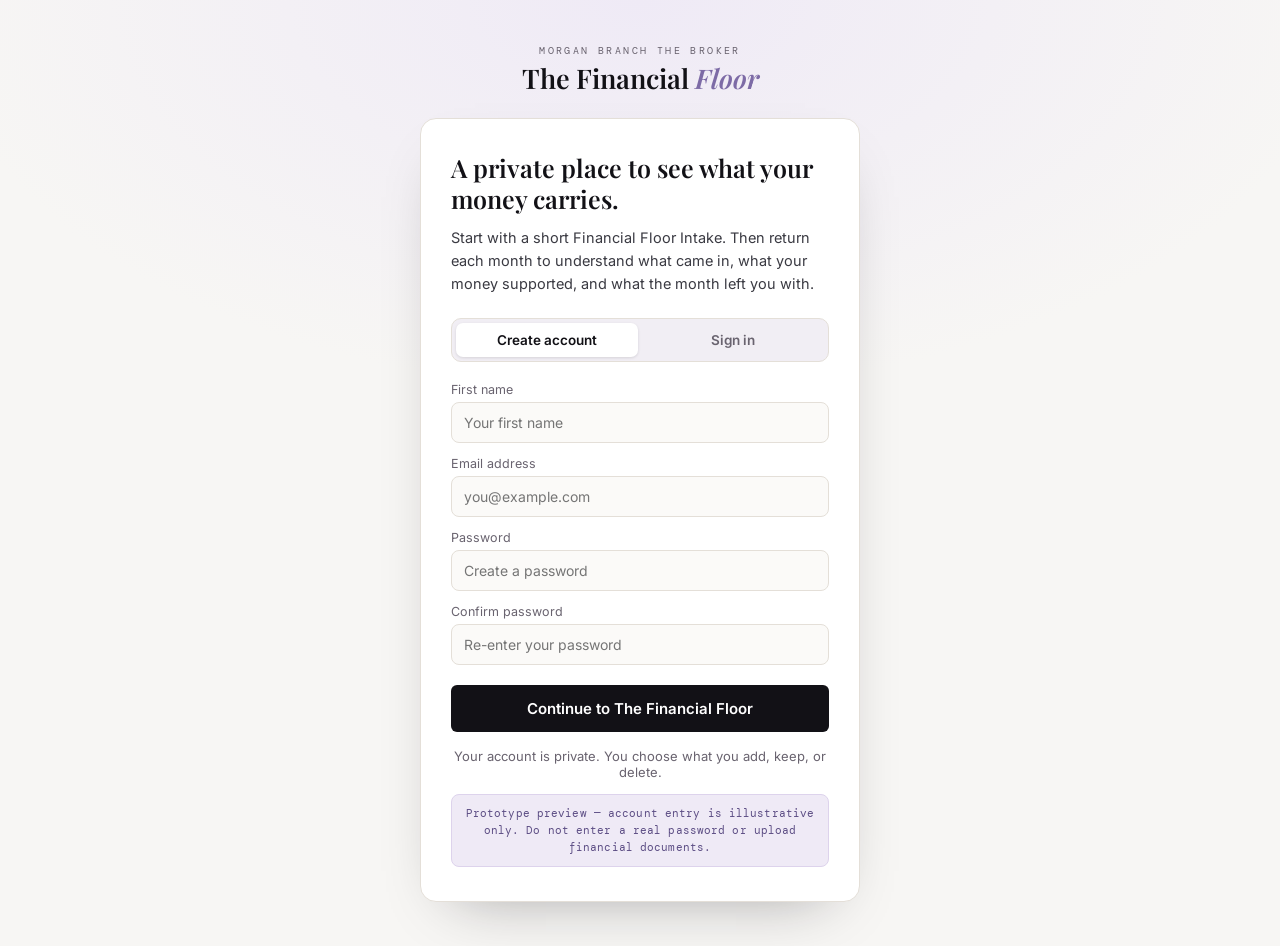
<file: financial-floor-app/index.html>
<!doctype html>
<html lang="en">
<head>
<meta charset="UTF-8">
<meta name="viewport" content="width=device-width, initial-scale=1.0">
<meta name="robots" content="noindex, nofollow">
<title>Financial Floor Prototype</title>
<link rel="preconnect" href="https://fonts.googleapis.com"><link rel="preconnect" href="https://fonts.gstatic.com" crossorigin><link href="https://fonts.googleapis.com/css2?family=DM+Mono:wght@400;500&family=Inter:wght@400;500;600;700&family=Playfair+Display:ital,wght@0,500;0,600;0,700;1,600&display=swap" rel="stylesheet">
<style>
:root {
  --paper: #f7f6f4; --ink: #121116; --powder: #b8d4e8; --lav: #c9b8e8; --violet: #7d6ba6;
  --muted: #69636f; --body: #3a3a42; --line: #e4dfd8; --card: #ffffff;
  --red: #b04a4a; --green: #4a7a5a; --amber: #9a7b33;
  --serif: "Playfair Display", Georgia, serif;
  --sans: "Inter", -apple-system, BlinkMacSystemFont, "Segoe UI", sans-serif;
  --mono: "DM Mono", ui-monospace, Menlo, monospace;
}
* { box-sizing: border-box; }
body { margin: 0; }
#app { background: var(--paper); color: var(--body); font-family: var(--sans); min-height: 100vh; }
.wrap { max-width: 960px; margin: 0 auto; padding: 0 24px 80px; }

.notice { background: #efeaf6; color: var(--violet); border-bottom: 1px solid #ddd3ec; font-family: var(--mono); font-size: 12px; letter-spacing: 0.04em; text-align: center; padding: 9px 16px; }
.notice b { color: #5c4d84; }

.topbar { border-bottom: 1px solid var(--line); background: rgba(247,246,244,0.92); }
.topbar__in { max-width: 960px; margin: 0 auto; padding: 16px 24px; display: flex; align-items: center; justify-content: space-between; gap: 16px; }
.brand__k { font-family: var(--mono); font-size: 10px; letter-spacing: 0.24em; text-transform: uppercase; color: var(--muted); display: block; }
.brand__w { font-family: var(--serif); font-size: 20px; font-weight: 600; color: var(--ink); }
.brand__w em { color: var(--violet); }
.acct { display: flex; align-items: center; gap: 14px; font-size: 13px; color: var(--muted); }
.acct a { color: var(--body); text-decoration: none; border-bottom: 1px solid transparent; cursor: pointer; }
.acct a:hover { border-bottom-color: var(--violet); }

.btn { font-family: var(--sans); font-size: 14px; font-weight: 600; border-radius: 6px; padding: 11px 18px; cursor: pointer; border: 1px solid transparent; text-decoration: none; display: inline-flex; align-items: center; gap: 8px; }
.btn--dark { background: var(--ink); color: #fff; }
.btn--ghost { background: #fff; color: var(--ink); border-color: var(--line); }
.btn--violet { background: var(--violet); color: #fff; }
.btn--danger { background: #fff; color: var(--red); border-color: #e3c3c3; }
.btn:disabled { opacity: 0.5; cursor: not-allowed; }

.eyebrow { font-family: var(--mono); font-size: 11px; letter-spacing: 0.2em; text-transform: uppercase; color: var(--muted); margin: 0 0 10px; }
h1.title { font-family: var(--serif); font-weight: 600; font-size: 30px; line-height: 1.1; color: var(--ink); margin: 0 0 8px; }
h1.title em { color: var(--violet); }
.lede { font-size: 16px; line-height: 1.6; color: var(--body); margin: 0 0 8px; max-width: 62ch; }
.hint { font-size: 13px; color: var(--muted); }

/* ── account entry (branded, illustrative-only) ── */
.entry { min-height: 100vh; display: flex; align-items: center; justify-content: center; padding: 44px 20px; background: radial-gradient(120% 90% at 50% 0%, #efeaf6 0%, var(--paper) 46%); }
.entry__inner { width: 100%; max-width: 440px; }
.entry__brand { text-align: center; margin-bottom: 22px; }
.entry__brand .brand__w { font-size: 27px; margin-top: 3px; }
.entry__card { background: var(--card); border: 1px solid var(--line); border-radius: 16px; padding: 34px 30px; box-shadow: 0 24px 60px -34px rgba(18,17,22,0.42); }
.entry__headline { font-family: var(--serif); font-weight: 600; font-size: 25px; line-height: 1.22; color: var(--ink); margin: 0 0 12px; }
.entry__sub { font-size: 14.5px; line-height: 1.6; color: var(--body); margin: 0 0 22px; }
.entry__tabs { display: flex; gap: 4px; background: #f1eef4; border: 1px solid var(--line); border-radius: 10px; padding: 4px; margin-bottom: 20px; }
.entry__tab { flex: 1; font-family: var(--sans); font-size: 13.5px; font-weight: 600; border: 0; background: transparent; color: var(--muted); border-radius: 7px; padding: 9px 8px; cursor: pointer; }
.entry__tab.is-active { background: #fff; color: var(--ink); box-shadow: 0 1px 3px rgba(18,17,22,0.12); }
.entry__fields { display: grid; gap: 13px; margin-bottom: 20px; }
.efield { display: block; }
.efield__l { display: block; font-size: 12.5px; color: var(--muted); margin-bottom: 5px; }
.ein { width: 100%; font-family: var(--sans); font-size: 14px; padding: 11px 12px; border: 1px solid var(--line); border-radius: 8px; background: #fbfaf8; color: var(--ink); }
.ein:focus { outline: none; border-color: var(--lav); background: #fff; box-shadow: 0 0 0 3px #efeaf6; }
.entry__go { width: 100%; justify-content: center; padding: 13px; font-size: 15px; }
.entry__priv { font-size: 13px; color: var(--muted); text-align: center; margin: 16px 0 0; }
.entry__bound { font-family: var(--mono); font-size: 11px; line-height: 1.55; letter-spacing: 0.01em; color: #5c4d84; background: #efeaf6; border: 1px solid #ddd3ec; border-radius: 8px; padding: 10px 12px; margin: 14px 0 0; text-align: center; }

/* workspace */
.section-top { display: flex; align-items: flex-end; justify-content: space-between; gap: 16px; margin: 30px 0 6px; }
.ws-actions { display: flex; gap: 10px; }
.empty { background: #fbfaf8; border: 1px dashed #cdc6bd; border-radius: 12px; padding: 40px 28px; text-align: center; margin-top: 18px; }
.empty h3 { font-family: var(--serif); font-size: 22px; color: var(--ink); margin: 0 0 8px; }
.empty p { color: var(--muted); margin: 0 auto 20px; max-width: 44ch; }
.empty .ws-actions { justify-content: center; }

.months { display: grid; gap: 12px; margin-top: 18px; }
.month { background: var(--card); border: 1px solid var(--line); border-radius: 10px; padding: 18px 20px; display: flex; align-items: center; justify-content: space-between; gap: 16px; }
.month__main { display: flex; align-items: center; gap: 16px; }
.month__label { font-family: var(--serif); font-size: 18px; color: var(--ink); }
.pill { display: inline-flex; align-items: center; gap: 7px; font-family: var(--mono); font-size: 11px; letter-spacing: 0.06em; text-transform: uppercase; padding: 4px 9px; border-radius: 999px; border: 1px solid var(--line); }
.dot { width: 8px; height: 8px; border-radius: 50%; display: inline-block; }
.st-green { color: var(--green); } .st-green .dot { background: var(--green); }
.st-black { color: var(--ink); } .st-black .dot { background: var(--lav); }
.st-red { color: var(--red); } .st-red .dot { background: var(--red); }
.st-review { color: var(--amber); } .st-review .dot { background: var(--amber); }
.month__figs { font-size: 13px; color: var(--muted); }
.month__figs b { color: var(--ink); font-family: var(--mono); font-weight: 500; }
.month__actions { display: flex; gap: 8px; align-items: center; }
.linkbtn { background: none; border: 0; color: var(--violet); cursor: pointer; font-size: 13px; font-weight: 600; }
.del { color: var(--muted); }

/* privacy */
.card { background: var(--card); border: 1px solid var(--line); border-radius: 12px; padding: 28px; margin-top: 18px; }
.card h2 { font-family: var(--serif); font-size: 22px; color: var(--ink); margin: 0 0 10px; }
.card ul { margin: 10px 0 0; padding-left: 18px; }
.card li { margin: 5px 0; font-size: 14px; }
.danger-zone { border-color: #e3c3c3; background: #fdf7f7; }

.crumbs { font-size: 13px; color: var(--muted); margin: 20px 0 0; }
.crumbs a { color: var(--violet); cursor: pointer; text-decoration: none; }
.toast { position: fixed; bottom: 20px; left: 50%; transform: translateX(-50%); background: var(--ink); color: #fff; padding: 10px 16px; border-radius: 8px; font-size: 13px; }

@media (max-width: 640px) {
  .month { flex-direction: column; align-items: flex-start; }
  .section-top { flex-direction: column; align-items: flex-start; }
}

/* ── in-month step screens ── */
.mstep { display: flex; flex-wrap: wrap; gap: 6px; margin: 20px 0 4px; }
.mstep-chip { font-family: var(--mono); font-size: 11px; color: var(--muted); border: 1px solid var(--line); background: #fff; border-radius: 999px; padding: 6px 11px; cursor: pointer; white-space: nowrap; }
.mstep-chip.is-active { background: var(--ink); color: #fff; border-color: var(--ink); }
.mstep-chip.is-done { color: var(--violet); border-color: #ddd3ec; }
.row-actions { display: flex; gap: 10px; margin-top: 22px; flex-wrap: wrap; }
.spacer { flex: 1; }
.fld { display: block; font-size: 13px; color: var(--muted); margin: 14px 0 5px; }
input.in, select.in { font-family: var(--sans); font-size: 14px; padding: 9px 11px; border: 1px solid var(--line); border-radius: 6px; background: #fff; color: var(--ink); }
input.in { width: 160px; }
.income-row { display: flex; align-items: center; gap: 10px; margin-bottom: 8px; }
.income-row .lbl { flex: 1; max-width: 240px; }
.income-total { font-family: var(--serif); font-size: 22px; color: var(--ink); margin-top: 14px; }
.dropzone { border: 1.5px dashed #cdc6bd; border-radius: 10px; padding: 34px; text-align: center; color: var(--muted); background: #fbfaf8; margin-top: 8px; }
.dropzone .lock { font-family: var(--mono); font-size: 12px; letter-spacing: 0.1em; text-transform: uppercase; color: var(--red); }
.class-key { display: grid; grid-template-columns: 1fr 1fr; gap: 8px 22px; background: #fbfaf8; border: 1px solid var(--line); border-radius: 8px; padding: 14px 16px; margin-top: 14px; }
.class-key .ck { font-size: 13px; color: var(--body); line-height: 1.45; }
.k-tag { display: inline-block; font-family: var(--mono); font-size: 10.5px; color: var(--ink); background: #efeaf6; border: 1px solid #ddd3ec; border-radius: 4px; padding: 1px 6px; margin-right: 6px; }
.tbl { width: 100%; border-collapse: collapse; margin-top: 14px; font-size: 13.5px; }
.tbl th { text-align: left; font-family: var(--mono); font-size: 10.5px; letter-spacing: 0.1em; text-transform: uppercase; color: var(--muted); padding: 8px 10px; border-bottom: 1px solid var(--line); }
.tbl td { padding: 8px 10px; border-bottom: 1px solid #f0ece5; vertical-align: middle; }
.tbl input.amt { width: 88px; }
.tbl select.in { font-size: 13px; padding: 6px 8px; }
.tbl .desc { color: var(--ink); }
.tbl tr.dep td { background: #f7f4fb; }
.tag { font-family: var(--mono); font-size: 10px; letter-spacing: 0.08em; text-transform: uppercase; color: var(--violet); border: 1px solid #ddd3ec; border-radius: 4px; padding: 1px 6px; }
.snap { background: var(--ink); color: #e7e6f2; border-radius: 12px; padding: 28px; margin-top: 4px; }
.snap .k { font-family: var(--mono); font-size: 10.5px; letter-spacing: 0.2em; text-transform: uppercase; color: #9a94a6; }
.snap .status { display: inline-flex; align-items: center; gap: 9px; font-family: var(--mono); font-size: 13px; letter-spacing: 0.08em; text-transform: uppercase; margin: 6px 0 18px; }
.snap .status.st-green { color: #7fd0a0; } .snap .status.st-green .dot { background: #7fd0a0; }
.snap .status.st-black { color: var(--lav); } .snap .status.st-black .dot { background: var(--lav); }
.snap .status.st-red { color: #e59a9a; } .snap .status.st-red .dot { background: #e59a9a; }
.snap .status.st-review { color: #e6c877; } .snap .status.st-review .dot { background: #e6c877; }
.snap .big { font-family: var(--serif); font-size: 46px; font-weight: 600; color: #fff; line-height: 1; }
.snap .figs { display: grid; grid-template-columns: repeat(3, 1fr); gap: 14px 20px; margin-top: 22px; border-top: 1px solid rgba(255,255,255,0.12); padding-top: 20px; }
.snap .fig .n { font-family: var(--serif); font-size: 22px; color: #fff; }
.snap .fig.lav .n { color: var(--lav); }
.snap .cats { margin-top: 20px; border-top: 1px solid rgba(255,255,255,0.12); padding-top: 16px; }
.snap .cats .crow { display: flex; justify-content: space-between; font-size: 13px; padding: 3px 0; color: #cfcbd8; }
.snap .cats .crow b { font-family: var(--mono); font-weight: 500; color: #fff; }
.read { display: grid; gap: 16px; margin-top: 4px; }
.read .item { border-left: 3px solid var(--lav); padding: 2px 0 2px 16px; }
.read .item .q { font-family: var(--mono); font-size: 10.5px; letter-spacing: 0.14em; text-transform: uppercase; color: var(--muted); margin-bottom: 4px; }
.read .item .a { font-size: 15px; color: var(--ink); line-height: 1.5; }
.gate { background: #fbfaf8; border: 1px dashed #cdc6bd; border-radius: 10px; padding: 22px; color: var(--muted); }
.routes { display: grid; grid-template-columns: repeat(3, 1fr); gap: 14px; margin-top: 16px; }
.route { border: 1px solid var(--line); border-radius: 10px; padding: 20px; background: #fff; cursor: pointer; text-align: left; }
.route.is-sel { border-color: var(--violet); box-shadow: 0 0 0 1px var(--violet) inset; }
.route h3 { font-family: var(--serif); font-size: 19px; color: var(--ink); margin: 0 0 6px; }
.route p { font-size: 13px; color: var(--body); margin: 0; line-height: 1.5; }
.cmp { width: 100%; border-collapse: collapse; margin-top: 4px; font-size: 14px; }
.cmp th, .cmp td { text-align: right; padding: 10px 12px; border-bottom: 1px solid var(--line); }
.cmp th:first-child, .cmp td:first-child { text-align: left; color: var(--muted); font-family: var(--mono); font-size: 12px; }
.cmp .up { color: var(--red); } .cmp .down { color: var(--green); }
.changed { background: #f4f1fb; border: 1px solid #ddd3ec; border-radius: 10px; padding: 18px; margin-top: 16px; font-size: 15px; line-height: 1.6; color: var(--ink); }
@media (max-width: 720px) { .class-key, .snap .figs, .routes { grid-template-columns: 1fr; } }

/* wide-table scroll container (page body never scrolls sideways) */
.table-scroll { overflow-x: auto; -webkit-overflow-scrolling: touch; margin-top: 14px; }
.table-scroll .tbl { margin-top: 0; min-width: 640px; }
.table-scroll .cmp { margin-top: 0; min-width: 520px; }
/* grouped snapshot breakdown (Fixed / Variable, each with categories + subtotal) */
.snap .cat-group { margin-bottom: 16px; }
.snap .cat-group:last-child { margin-bottom: 0; }
.snap .cat-head { display: flex; justify-content: space-between; align-items: baseline; font-family: var(--mono); font-size: 11px; letter-spacing: 0.1em; text-transform: uppercase; color: var(--lav); padding-bottom: 7px; margin-bottom: 6px; border-bottom: 1px solid rgba(255,255,255,0.14); }
.snap .cat-head b { color: #fff; font-size: 13px; }

/* ── intake / starting point / responsibility map ── */
select.in.wide { min-width: 320px; max-width: 100%; }
textarea.in.ta { width: 100%; max-width: 560px; resize: vertical; font-family: var(--sans); line-height: 1.5; }
.intake .fld { margin-top: 18px; }
.startpoint { display: grid; gap: 14px; margin: 6px 0 4px; }
.sp-item { border-left: 3px solid var(--lav); padding: 2px 0 2px 16px; }
.sp-item .q { font-family: var(--mono); font-size: 10.5px; letter-spacing: 0.14em; text-transform: uppercase; color: var(--muted); margin-bottom: 4px; }
.sp-item .a { font-size: 16px; color: var(--ink); line-height: 1.5; }
.mapgroups { display: grid; gap: 14px; margin-top: 6px; }
.mapgroup { border: 1px solid var(--line); border-radius: 10px; padding: 16px 18px; }
.mapgroup__head { display: flex; align-items: baseline; justify-content: space-between; margin-bottom: 8px; }
.mapgroup__head h3 { font-family: var(--serif); font-size: 18px; color: var(--ink); margin: 0; }
.mapitem { display: flex; gap: 8px; align-items: center; margin-bottom: 8px; flex-wrap: wrap; }
.mapitem .in.grow { flex: 1; min-width: 180px; }
.cadence-sel { margin-top: 6px; display: block; font-size: 12.5px; }

/* workspace map summary card */
.mapcard { padding: 18px 22px; }
.mapcard__head { display: flex; align-items: baseline; justify-content: space-between; gap: 12px; margin-bottom: 12px; }
.mapcard__links { font-size: 13px; color: var(--muted); }
.rg-chips { display: flex; flex-wrap: wrap; gap: 8px; }
.rg-chip { font-family: var(--mono); font-size: 11px; letter-spacing: 0.02em; color: var(--ink); background: #efeaf6; border: 1px solid #ddd3ec; border-radius: 999px; padding: 5px 11px; }
.rg-chip.is-empty { color: var(--muted); background: #fbfaf8; border-color: var(--line); }

/* welcome */
.welcome .row-actions { margin-top: 24px; }

/* route relevance */
.route { position: relative; }
.route.is-relevant { border-color: var(--violet); }
.route__tag { position: absolute; top: 10px; right: 10px; font-family: var(--mono); font-size: 9.5px; letter-spacing: 0.08em; text-transform: uppercase; color: var(--violet); background: #efeaf6; border: 1px solid #ddd3ec; border-radius: 999px; padding: 2px 8px; }

/* workspace contextual line (one sentence from intake; no six-role cards) */
.ws-context { font-size: 14px; color: var(--muted); margin: 26px 0 0; display: flex; gap: 10px; align-items: baseline; flex-wrap: wrap; }

/* lighter intake controls */
.opt-tag { font-family: var(--mono); font-size: 9.5px; letter-spacing: 0.08em; text-transform: uppercase; color: var(--muted); border: 1px solid var(--line); border-radius: 999px; padding: 1px 6px; margin-left: 6px; }
input.in.wide { width: 100%; max-width: 520px; }
.checks { display: flex; flex-wrap: wrap; gap: 8px 16px; margin-top: 2px; }
.check { display: inline-flex; align-items: center; gap: 6px; font-size: 14px; color: var(--body); }
.check input { accent-color: var(--violet); width: auto; }

/* ── private portal shell (desktop left rail · mobile top bar + drawer) ── */
.portal { display: grid; grid-template-columns: 264px 1fr; min-height: 100vh; }
.pbar { display: none; }
.scrim { display: none; }
.rail { border-right: 1px solid var(--line); background: #fbfaf8; padding: 26px 22px; display: flex; flex-direction: column; }
.rail__brand { margin-bottom: 30px; }
.rail__brand .brand__w { font-size: 19px; }
.nav { display: flex; flex-direction: column; gap: 2px; }
.navitem { font-size: 14px; font-weight: 500; color: var(--body); text-decoration: none; padding: 10px 12px; border-radius: 8px; cursor: pointer; transition: background 0.12s; }
.navitem:hover { background: #f1eef4; }
.navitem.is-active { background: #efeaf6; color: var(--violet); font-weight: 600; }
.rail__foot { margin-top: auto; padding-top: 24px; border-top: 1px solid var(--line); display: flex; flex-direction: column; gap: 9px; }
.rail__acct { font-family: var(--mono); font-size: 10px; letter-spacing: 0.08em; text-transform: uppercase; color: var(--muted); }
.rail__foot a { font-size: 13.5px; color: var(--body); cursor: pointer; text-decoration: none; }
.rail__foot a:hover { color: var(--violet); }
.portal__main { padding: 40px 46px 84px; max-width: 900px; width: 100%; }
.portal__main > .ov-head:first-child,
.portal__main > .section-top:first-child { margin-top: 0; }
.portal__main .wrap { max-width: none; margin: 0; padding: 0; }

/* ── overview (portal home) ── */
.ov-head { margin-bottom: 4px; }
.ov-primary { background: var(--ink); color: #fff; border-radius: 14px; padding: 22px 24px; margin: 22px 0 26px; display: flex; flex-direction: column; align-items: flex-start; gap: 12px; }
.ov-primary .btn { background: #fff; color: var(--ink); border-color: #fff; }
.ov-primary__sub { font-size: 13.5px; color: #cfcbd8; margin: 0; line-height: 1.55; max-width: 54ch; }
.ov-grid { display: grid; grid-template-columns: 1fr 1fr; gap: 16px; align-items: start; }
.ov-card { background: var(--card); border: 1px solid var(--line); border-radius: 14px; padding: 22px 24px; }
.ov-grid ~ .ov-card { margin-top: 16px; }
.ov-card__k { font-family: var(--mono); font-size: 10.5px; letter-spacing: 0.16em; text-transform: uppercase; color: var(--muted); margin-bottom: 12px; }
.ov-card__lede { font-family: var(--serif); font-size: 18px; line-height: 1.35; color: var(--ink); margin: 0 0 8px; }
.ov-card__sub { font-size: 13.5px; line-height: 1.55; color: var(--body); margin: 0 0 16px; }
.ov-snap__top { display: flex; align-items: center; justify-content: space-between; gap: 10px; margin-bottom: 16px; }
.ov-snap__month { font-family: var(--serif); font-size: 20px; color: var(--ink); }
.ov-snap__figs { display: grid; grid-template-columns: 1fr 1fr; gap: 14px; padding: 16px 0; border-top: 1px solid var(--line); border-bottom: 1px solid var(--line); margin-bottom: 14px; }
.ov-fig { display: flex; flex-direction: column; gap: 3px; }
.ov-fig .n { font-family: var(--serif); font-size: 26px; line-height: 1; color: var(--ink); }
.ov-fig.lav .n { color: var(--violet); }
.ov-fig .l { font-size: 12px; color: var(--muted); }
.ov-snap__note { font-size: 13.5px; line-height: 1.55; color: var(--body); margin: 0 0 16px; }
.ov-empty h3 { font-family: var(--serif); font-size: 20px; color: var(--ink); margin: 0 0 8px; }
.ov-empty p { font-size: 14px; color: var(--muted); margin: 0 0 16px; max-width: 40ch; }
.ov-recent__head { display: flex; align-items: center; justify-content: space-between; gap: 12px; margin-bottom: 8px; }
.ov-recent__head .ov-card__k { margin-bottom: 0; }
.rm { width: 100%; border-collapse: collapse; font-size: 13.5px; min-width: 480px; }
.rm th { text-align: left; font-family: var(--mono); font-size: 10px; letter-spacing: 0.1em; text-transform: uppercase; color: var(--muted); padding: 8px; border-bottom: 1px solid var(--line); }
.rm td { padding: 11px 8px; border-bottom: 1px solid #f0ece5; vertical-align: middle; }
.rm tr:last-child td { border-bottom: 0; }
.rm-mo { font-family: var(--serif); font-size: 15px; color: var(--ink); }
th.rm-fig, td.rm-fig { text-align: right; }
td.rm-fig { font-family: var(--mono); color: var(--ink); }
.rm-act { text-align: right; }
.privacy-controls { display: flex; gap: 10px; flex-wrap: wrap; margin-top: 6px; }

@media (max-width: 860px) {
  .portal { display: block; min-height: 0; }
  .pbar { display: flex; align-items: center; gap: 12px; padding: 12px 16px; border-bottom: 1px solid var(--line); background: rgba(247,246,244,0.96); position: sticky; top: 0; z-index: 30; }
  .pbar__brand { flex: 1; }
  .pbar__brand .brand__k { font-size: 9px; }
  .pbar__brand .brand__w { font-size: 17px; }
  .hamb { font-size: 22px; line-height: 1; background: none; border: 0; color: var(--ink); cursor: pointer; padding: 2px 8px; }
  .pbar__out { font-size: 13px; color: var(--body); text-decoration: none; cursor: pointer; }
  .rail { position: fixed; top: 0; left: 0; bottom: 0; width: 264px; height: 100%; transform: translateX(-100%); transition: transform 0.22s ease; z-index: 50; }
  .portal.is-open .rail { transform: translateX(0); box-shadow: 0 0 60px rgba(18,17,22,0.32); }
  .scrim { display: block; position: fixed; inset: 0; background: rgba(18,17,22,0.34); opacity: 0; pointer-events: none; transition: opacity 0.22s; z-index: 40; }
  .portal.is-open .scrim { opacity: 1; pointer-events: auto; }
  .portal__main { padding: 22px 18px 72px; max-width: none; }
  .ov-grid { grid-template-columns: 1fr; }
}

</style>
</head>
<body>
<div id="app"></div>
<script>
"use strict";(()=>{var Wt=Object.defineProperty;var sn=(t,e,r)=>e in t?Wt(t,e,{enumerable:!0,configurable:!0,writable:!0,value:r}):t[e]=r;var an=(t,e)=>{for(var r in e)Wt(t,r,{get:e[r],enumerable:!0})};var W=(t,e,r)=>sn(t,typeof e!="symbol"?e+"":e,r);var m={};an(m,{BRAND:()=>Nn,DIRTY:()=>de,EMPTY_PATH:()=>un,INVALID:()=>g,NEVER:()=>ys,OK:()=>$,ParseStatus:()=>P,Schema:()=>w,ZodAny:()=>se,ZodArray:()=>te,ZodBigInt:()=>fe,ZodBoolean:()=>me,ZodBranded:()=>Xe,ZodCatch:()=>Ee,ZodDate:()=>he,ZodDefault:()=>Se,ZodDiscriminatedUnion:()=>dt,ZodEffects:()=>Z,ZodEnum:()=>xe,ZodError:()=>D,ZodFirstPartyTypeKind:()=>b,ZodFunction:()=>ft,ZodIntersection:()=>be,ZodIssueCode:()=>d,ZodLazy:()=>_e,ZodLiteral:()=>we,ZodMap:()=>Le,ZodNaN:()=>Be,ZodNativeEnum:()=>ke,ZodNever:()=>Y,ZodNull:()=>ve,ZodNullable:()=>Q,ZodNumber:()=>pe,ZodObject:()=>M,ZodOptional:()=>V,ZodParsedType:()=>h,ZodPipeline:()=>et,ZodPromise:()=>ae,ZodReadonly:()=>Te,ZodRecord:()=>pt,ZodSchema:()=>w,ZodSet:()=>Fe,ZodString:()=>ne,ZodSymbol:()=>je,ZodTransformer:()=>Z,ZodTuple:()=>H,ZodType:()=>w,ZodUndefined:()=>ye,ZodUnion:()=>ge,ZodUnknown:()=>ee,ZodVoid:()=>Ue,addIssueToContext:()=>p,any:()=>Bn,array:()=>Yn,bigint:()=>Mn,boolean:()=>ar,coerce:()=>hs,custom:()=>rr,date:()=>jn,datetimeRegex:()=>er,defaultErrorMap:()=>J,discriminatedUnion:()=>Kn,effect:()=>os,enum:()=>ss,function:()=>ts,getErrorMap:()=>Ae,getParsedType:()=>K,instanceof:()=>An,intersection:()=>Hn,isAborted:()=>lt,isAsync:()=>De,isDirty:()=>ut,isValid:()=>re,late:()=>$n,lazy:()=>rs,literal:()=>ns,makeIssue:()=>Je,map:()=>Xn,nan:()=>Dn,nativeEnum:()=>as,never:()=>zn,null:()=>Fn,nullable:()=>ls,number:()=>sr,object:()=>qn,objectUtil:()=>At,oboolean:()=>ms,onumber:()=>fs,optional:()=>cs,ostring:()=>ps,pipeline:()=>ds,preprocess:()=>us,promise:()=>is,quotelessJson:()=>on,record:()=>Jn,set:()=>es,setErrorMap:()=>ln,strictObject:()=>Gn,string:()=>nr,symbol:()=>Un,transformer:()=>os,tuple:()=>Qn,undefined:()=>Ln,union:()=>Wn,unknown:()=>Vn,util:()=>k,void:()=>Zn});var k;(function(t){t.assertEqual=s=>{};function e(s){}t.assertIs=e;function r(s){throw new Error}t.assertNever=r,t.arrayToEnum=s=>{let a={};for(let i of s)a[i]=i;return a},t.getValidEnumValues=s=>{let a=t.objectKeys(s).filter(o=>typeof s[s[o]]!="number"),i={};for(let o of a)i[o]=s[o];return t.objectValues(i)},t.objectValues=s=>t.objectKeys(s).map(function(a){return s[a]}),t.objectKeys=typeof Object.keys=="function"?s=>Object.keys(s):s=>{let a=[];for(let i in s)Object.prototype.hasOwnProperty.call(s,i)&&a.push(i);return a},t.find=(s,a)=>{for(let i of s)if(a(i))return i},t.isInteger=typeof Number.isInteger=="function"?s=>Number.isInteger(s):s=>typeof s=="number"&&Number.isFinite(s)&&Math.floor(s)===s;function n(s,a=" | "){return s.map(i=>typeof i=="string"?`'${i}'`:i).join(a)}t.joinValues=n,t.jsonStringifyReplacer=(s,a)=>typeof a=="bigint"?a.toString():a})(k||(k={}));var At;(function(t){t.mergeShapes=(e,r)=>({...e,...r})})(At||(At={}));var h=k.arrayToEnum(["string","nan","number","integer","float","boolean","date","bigint","symbol","function","undefined","null","array","object","unknown","promise","void","never","map","set"]),K=t=>{switch(typeof t){case"undefined":return h.undefined;case"string":return h.string;case"number":return Number.isNaN(t)?h.nan:h.number;case"boolean":return h.boolean;case"function":return h.function;case"bigint":return h.bigint;case"symbol":return h.symbol;case"object":return Array.isArray(t)?h.array:t===null?h.null:t.then&&typeof t.then=="function"&&t.catch&&typeof t.catch=="function"?h.promise:typeof Map<"u"&&t instanceof Map?h.map:typeof Set<"u"&&t instanceof Set?h.set:typeof Date<"u"&&t instanceof Date?h.date:h.object;default:return h.unknown}};var d=k.arrayToEnum(["invalid_type","invalid_literal","custom","invalid_union","invalid_union_discriminator","invalid_enum_value","unrecognized_keys","invalid_arguments","invalid_return_type","invalid_date","invalid_string","too_small","too_big","invalid_intersection_types","not_multiple_of","not_finite"]),on=t=>JSON.stringify(t,null,2).replace(/"([^"]+)":/g,"$1:"),D=class t extends Error{get errors(){return this.issues}constructor(e){super(),this.issues=[],this.addIssue=n=>{this.issues=[...this.issues,n]},this.addIssues=(n=[])=>{this.issues=[...this.issues,...n]};let r=new.target.prototype;Object.setPrototypeOf?Object.setPrototypeOf(this,r):this.__proto__=r,this.name="ZodError",this.issues=e}format(e){let r=e||function(a){return a.message},n={_errors:[]},s=a=>{for(let i of a.issues)if(i.code==="invalid_union")i.unionErrors.map(s);else if(i.code==="invalid_return_type")s(i.returnTypeError);else if(i.code==="invalid_arguments")s(i.argumentsError);else if(i.path.length===0)n._errors.push(r(i));else{let o=n,c=0;for(;c<i.path.length;){let l=i.path[c];c===i.path.length-1?(o[l]=o[l]||{_errors:[]},o[l]._errors.push(r(i))):o[l]=o[l]||{_errors:[]},o=o[l],c++}}};return s(this),n}static assert(e){if(!(e instanceof t))throw new Error(`Not a ZodError: ${e}`)}toString(){return this.message}get message(){return JSON.stringify(this.issues,k.jsonStringifyReplacer,2)}get isEmpty(){return this.issues.length===0}flatten(e=r=>r.message){let r={},n=[];for(let s of this.issues)if(s.path.length>0){let a=s.path[0];r[a]=r[a]||[],r[a].push(e(s))}else n.push(e(s));return{formErrors:n,fieldErrors:r}}get formErrors(){return this.flatten()}};D.create=t=>new D(t);var cn=(t,e)=>{let r;switch(t.code){case d.invalid_type:t.received===h.undefined?r="Required":r=`Expected ${t.expected}, received ${t.received}`;break;case d.invalid_literal:r=`Invalid literal value, expected ${JSON.stringify(t.expected,k.jsonStringifyReplacer)}`;break;case d.unrecognized_keys:r=`Unrecognized key(s) in object: ${k.joinValues(t.keys,", ")}`;break;case d.invalid_union:r="Invalid input";break;case d.invalid_union_discriminator:r=`Invalid discriminator value. Expected ${k.joinValues(t.options)}`;break;case d.invalid_enum_value:r=`Invalid enum value. Expected ${k.joinValues(t.options)}, received '${t.received}'`;break;case d.invalid_arguments:r="Invalid function arguments";break;case d.invalid_return_type:r="Invalid function return type";break;case d.invalid_date:r="Invalid date";break;case d.invalid_string:typeof t.validation=="object"?"includes"in t.validation?(r=`Invalid input: must include "${t.validation.includes}"`,typeof t.validation.position=="number"&&(r=`${r} at one or more positions greater than or equal to ${t.validation.position}`)):"startsWith"in t.validation?r=`Invalid input: must start with "${t.validation.startsWith}"`:"endsWith"in t.validation?r=`Invalid input: must end with "${t.validation.endsWith}"`:k.assertNever(t.validation):t.validation!=="regex"?r=`Invalid ${t.validation}`:r="Invalid";break;case d.too_small:t.type==="array"?r=`Array must contain ${t.exact?"exactly":t.inclusive?"at least":"more than"} ${t.minimum} element(s)`:t.type==="string"?r=`String must contain ${t.exact?"exactly":t.inclusive?"at least":"over"} ${t.minimum} character(s)`:t.type==="number"?r=`Number must be ${t.exact?"exactly equal to ":t.inclusive?"greater than or equal to ":"greater than "}${t.minimum}`:t.type==="bigint"?r=`Number must be ${t.exact?"exactly equal to ":t.inclusive?"greater than or equal to ":"greater than "}${t.minimum}`:t.type==="date"?r=`Date must be ${t.exact?"exactly equal to ":t.inclusive?"greater than or equal to ":"greater than "}${new Date(Number(t.minimum))}`:r="Invalid input";break;case d.too_big:t.type==="array"?r=`Array must contain ${t.exact?"exactly":t.inclusive?"at most":"less than"} ${t.maximum} element(s)`:t.type==="string"?r=`String must contain ${t.exact?"exactly":t.inclusive?"at most":"under"} ${t.maximum} character(s)`:t.type==="number"?r=`Number must be ${t.exact?"exactly":t.inclusive?"less than or equal to":"less than"} ${t.maximum}`:t.type==="bigint"?r=`BigInt must be ${t.exact?"exactly":t.inclusive?"less than or equal to":"less than"} ${t.maximum}`:t.type==="date"?r=`Date must be ${t.exact?"exactly":t.inclusive?"smaller than or equal to":"smaller than"} ${new Date(Number(t.maximum))}`:r="Invalid input";break;case d.custom:r="Invalid input";break;case d.invalid_intersection_types:r="Intersection results could not be merged";break;case d.not_multiple_of:r=`Number must be a multiple of ${t.multipleOf}`;break;case d.not_finite:r="Number must be finite";break;default:r=e.defaultError,k.assertNever(t)}return{message:r}},J=cn;var Kt=J;function ln(t){Kt=t}function Ae(){return Kt}var Je=t=>{let{data:e,path:r,errorMaps:n,issueData:s}=t,a=[...r,...s.path||[]],i={...s,path:a};if(s.message!==void 0)return{...s,path:a,message:s.message};let o="",c=n.filter(l=>!!l).slice().reverse();for(let l of c)o=l(i,{data:e,defaultError:o}).message;return{...s,path:a,message:o}},un=[];function p(t,e){let r=Ae(),n=Je({issueData:e,data:t.data,path:t.path,errorMaps:[t.common.contextualErrorMap,t.schemaErrorMap,r,r===J?void 0:J].filter(s=>!!s)});t.common.issues.push(n)}var P=class t{constructor(){this.value="valid"}dirty(){this.value==="valid"&&(this.value="dirty")}abort(){this.value!=="aborted"&&(this.value="aborted")}static mergeArray(e,r){let n=[];for(let s of r){if(s.status==="aborted")return g;s.status==="dirty"&&e.dirty(),n.push(s.value)}return{status:e.value,value:n}}static async mergeObjectAsync(e,r){let n=[];for(let s of r){let a=await s.key,i=await s.value;n.push({key:a,value:i})}return t.mergeObjectSync(e,n)}static mergeObjectSync(e,r){let n={};for(let s of r){let{key:a,value:i}=s;if(a.status==="aborted"||i.status==="aborted")return g;a.status==="dirty"&&e.dirty(),i.status==="dirty"&&e.dirty(),a.value!=="__proto__"&&(typeof i.value<"u"||s.alwaysSet)&&(n[a.value]=i.value)}return{status:e.value,value:n}}},g=Object.freeze({status:"aborted"}),de=t=>({status:"dirty",value:t}),$=t=>({status:"valid",value:t}),lt=t=>t.status==="aborted",ut=t=>t.status==="dirty",re=t=>t.status==="valid",De=t=>typeof Promise<"u"&&t instanceof Promise;var y;(function(t){t.errToObj=e=>typeof e=="string"?{message:e}:e||{},t.toString=e=>typeof e=="string"?e:e?.message})(y||(y={}));var z=class{constructor(e,r,n,s){this._cachedPath=[],this.parent=e,this.data=r,this._path=n,this._key=s}get path(){return this._cachedPath.length||(Array.isArray(this._key)?this._cachedPath.push(...this._path,...this._key):this._cachedPath.push(...this._path,this._key)),this._cachedPath}},Ht=(t,e)=>{if(re(e))return{success:!0,data:e.value};if(!t.common.issues.length)throw new Error("Validation failed but no issues detected.");return{success:!1,get error(){if(this._error)return this._error;let r=new D(t.common.issues);return this._error=r,this._error}}};function _(t){if(!t)return{};let{errorMap:e,invalid_type_error:r,required_error:n,description:s}=t;if(e&&(r||n))throw new Error(`Can't use "invalid_type_error" or "required_error" in conjunction with custom error map.`);return e?{errorMap:e,description:s}:{errorMap:(i,o)=>{let{message:c}=t;return i.code==="invalid_enum_value"?{message:c??o.defaultError}:typeof o.data>"u"?{message:c??n??o.defaultError}:i.code!=="invalid_type"?{message:o.defaultError}:{message:c??r??o.defaultError}},description:s}}var w=class{get description(){return this._def.description}_getType(e){return K(e.data)}_getOrReturnCtx(e,r){return r||{common:e.parent.common,data:e.data,parsedType:K(e.data),schemaErrorMap:this._def.errorMap,path:e.path,parent:e.parent}}_processInputParams(e){return{status:new P,ctx:{common:e.parent.common,data:e.data,parsedType:K(e.data),schemaErrorMap:this._def.errorMap,path:e.path,parent:e.parent}}}_parseSync(e){let r=this._parse(e);if(De(r))throw new Error("Synchronous parse encountered promise.");return r}_parseAsync(e){let r=this._parse(e);return Promise.resolve(r)}parse(e,r){let n=this.safeParse(e,r);if(n.success)return n.data;throw n.error}safeParse(e,r){let n={common:{issues:[],async:r?.async??!1,contextualErrorMap:r?.errorMap},path:r?.path||[],schemaErrorMap:this._def.errorMap,parent:null,data:e,parsedType:K(e)},s=this._parseSync({data:e,path:n.path,parent:n});return Ht(n,s)}"~validate"(e){let r={common:{issues:[],async:!!this["~standard"].async},path:[],schemaErrorMap:this._def.errorMap,parent:null,data:e,parsedType:K(e)};if(!this["~standard"].async)try{let n=this._parseSync({data:e,path:[],parent:r});return re(n)?{value:n.value}:{issues:r.common.issues}}catch(n){n?.message?.toLowerCase()?.includes("encountered")&&(this["~standard"].async=!0),r.common={issues:[],async:!0}}return this._parseAsync({data:e,path:[],parent:r}).then(n=>re(n)?{value:n.value}:{issues:r.common.issues})}async parseAsync(e,r){let n=await this.safeParseAsync(e,r);if(n.success)return n.data;throw n.error}async safeParseAsync(e,r){let n={common:{issues:[],contextualErrorMap:r?.errorMap,async:!0},path:r?.path||[],schemaErrorMap:this._def.errorMap,parent:null,data:e,parsedType:K(e)},s=this._parse({data:e,path:n.path,parent:n}),a=await(De(s)?s:Promise.resolve(s));return Ht(n,a)}refine(e,r){let n=s=>typeof r=="string"||typeof r>"u"?{message:r}:typeof r=="function"?r(s):r;return this._refinement((s,a)=>{let i=e(s),o=()=>a.addIssue({code:d.custom,...n(s)});return typeof Promise<"u"&&i instanceof Promise?i.then(c=>c?!0:(o(),!1)):i?!0:(o(),!1)})}refinement(e,r){return this._refinement((n,s)=>e(n)?!0:(s.addIssue(typeof r=="function"?r(n,s):r),!1))}_refinement(e){return new Z({schema:this,typeName:b.ZodEffects,effect:{type:"refinement",refinement:e}})}superRefine(e){return this._refinement(e)}constructor(e){this.spa=this.safeParseAsync,this._def=e,this.parse=this.parse.bind(this),this.safeParse=this.safeParse.bind(this),this.parseAsync=this.parseAsync.bind(this),this.safeParseAsync=this.safeParseAsync.bind(this),this.spa=this.spa.bind(this),this.refine=this.refine.bind(this),this.refinement=this.refinement.bind(this),this.superRefine=this.superRefine.bind(this),this.optional=this.optional.bind(this),this.nullable=this.nullable.bind(this),this.nullish=this.nullish.bind(this),this.array=this.array.bind(this),this.promise=this.promise.bind(this),this.or=this.or.bind(this),this.and=this.and.bind(this),this.transform=this.transform.bind(this),this.brand=this.brand.bind(this),this.default=this.default.bind(this),this.catch=this.catch.bind(this),this.describe=this.describe.bind(this),this.pipe=this.pipe.bind(this),this.readonly=this.readonly.bind(this),this.isNullable=this.isNullable.bind(this),this.isOptional=this.isOptional.bind(this),this["~standard"]={version:1,vendor:"zod",validate:r=>this["~validate"](r)}}optional(){return V.create(this,this._def)}nullable(){return Q.create(this,this._def)}nullish(){return this.nullable().optional()}array(){return te.create(this)}promise(){return ae.create(this,this._def)}or(e){return ge.create([this,e],this._def)}and(e){return be.create(this,e,this._def)}transform(e){return new Z({..._(this._def),schema:this,typeName:b.ZodEffects,effect:{type:"transform",transform:e}})}default(e){let r=typeof e=="function"?e:()=>e;return new Se({..._(this._def),innerType:this,defaultValue:r,typeName:b.ZodDefault})}brand(){return new Xe({typeName:b.ZodBranded,type:this,..._(this._def)})}catch(e){let r=typeof e=="function"?e:()=>e;return new Ee({..._(this._def),innerType:this,catchValue:r,typeName:b.ZodCatch})}describe(e){let r=this.constructor;return new r({...this._def,description:e})}pipe(e){return et.create(this,e)}readonly(){return Te.create(this)}isOptional(){return this.safeParse(void 0).success}isNullable(){return this.safeParse(null).success}},dn=/^c[^\s-]{8,}$/i,pn=/^[0-9a-z]+$/,fn=/^[0-9A-HJKMNP-TV-Z]{26}$/i,mn=/^[0-9a-fA-F]{8}\b-[0-9a-fA-F]{4}\b-[0-9a-fA-F]{4}\b-[0-9a-fA-F]{4}\b-[0-9a-fA-F]{12}$/i,hn=/^[a-z0-9_-]{21}$/i,yn=/^[A-Za-z0-9-_]+\.[A-Za-z0-9-_]+\.[A-Za-z0-9-_]*$/,vn=/^[-+]?P(?!$)(?:(?:[-+]?\d+Y)|(?:[-+]?\d+[.,]\d+Y$))?(?:(?:[-+]?\d+M)|(?:[-+]?\d+[.,]\d+M$))?(?:(?:[-+]?\d+W)|(?:[-+]?\d+[.,]\d+W$))?(?:(?:[-+]?\d+D)|(?:[-+]?\d+[.,]\d+D$))?(?:T(?=[\d+-])(?:(?:[-+]?\d+H)|(?:[-+]?\d+[.,]\d+H$))?(?:(?:[-+]?\d+M)|(?:[-+]?\d+[.,]\d+M$))?(?:[-+]?\d+(?:[.,]\d+)?S)?)??$/,gn=/^(?!\.)(?!.*\.\.)([A-Z0-9_'+\-\.]*)[A-Z0-9_+-]@([A-Z0-9][A-Z0-9\-]*\.)+[A-Z]{2,}$/i,bn="^(\\p{Extended_Pictographic}|\\p{Emoji_Component})+$",Dt,_n=/^(?:(?:25[0-5]|2[0-4][0-9]|1[0-9][0-9]|[1-9][0-9]|[0-9])\.){3}(?:25[0-5]|2[0-4][0-9]|1[0-9][0-9]|[1-9][0-9]|[0-9])$/,wn=/^(?:(?:25[0-5]|2[0-4][0-9]|1[0-9][0-9]|[1-9][0-9]|[0-9])\.){3}(?:25[0-5]|2[0-4][0-9]|1[0-9][0-9]|[1-9][0-9]|[0-9])\/(3[0-2]|[12]?[0-9])$/,xn=/^(([0-9a-fA-F]{1,4}:){7,7}[0-9a-fA-F]{1,4}|([0-9a-fA-F]{1,4}:){1,7}:|([0-9a-fA-F]{1,4}:){1,6}:[0-9a-fA-F]{1,4}|([0-9a-fA-F]{1,4}:){1,5}(:[0-9a-fA-F]{1,4}){1,2}|([0-9a-fA-F]{1,4}:){1,4}(:[0-9a-fA-F]{1,4}){1,3}|([0-9a-fA-F]{1,4}:){1,3}(:[0-9a-fA-F]{1,4}){1,4}|([0-9a-fA-F]{1,4}:){1,2}(:[0-9a-fA-F]{1,4}){1,5}|[0-9a-fA-F]{1,4}:((:[0-9a-fA-F]{1,4}){1,6})|:((:[0-9a-fA-F]{1,4}){1,7}|:)|fe80:(:[0-9a-fA-F]{0,4}){0,4}%[0-9a-zA-Z]{1,}|::(ffff(:0{1,4}){0,1}:){0,1}((25[0-5]|(2[0-4]|1{0,1}[0-9]){0,1}[0-9])\.){3,3}(25[0-5]|(2[0-4]|1{0,1}[0-9]){0,1}[0-9])|([0-9a-fA-F]{1,4}:){1,4}:((25[0-5]|(2[0-4]|1{0,1}[0-9]){0,1}[0-9])\.){3,3}(25[0-5]|(2[0-4]|1{0,1}[0-9]){0,1}[0-9]))$/,kn=/^(([0-9a-fA-F]{1,4}:){7,7}[0-9a-fA-F]{1,4}|([0-9a-fA-F]{1,4}:){1,7}:|([0-9a-fA-F]{1,4}:){1,6}:[0-9a-fA-F]{1,4}|([0-9a-fA-F]{1,4}:){1,5}(:[0-9a-fA-F]{1,4}){1,2}|([0-9a-fA-F]{1,4}:){1,4}(:[0-9a-fA-F]{1,4}){1,3}|([0-9a-fA-F]{1,4}:){1,3}(:[0-9a-fA-F]{1,4}){1,4}|([0-9a-fA-F]{1,4}:){1,2}(:[0-9a-fA-F]{1,4}){1,5}|[0-9a-fA-F]{1,4}:((:[0-9a-fA-F]{1,4}){1,6})|:((:[0-9a-fA-F]{1,4}){1,7}|:)|fe80:(:[0-9a-fA-F]{0,4}){0,4}%[0-9a-zA-Z]{1,}|::(ffff(:0{1,4}){0,1}:){0,1}((25[0-5]|(2[0-4]|1{0,1}[0-9]){0,1}[0-9])\.){3,3}(25[0-5]|(2[0-4]|1{0,1}[0-9]){0,1}[0-9])|([0-9a-fA-F]{1,4}:){1,4}:((25[0-5]|(2[0-4]|1{0,1}[0-9]){0,1}[0-9])\.){3,3}(25[0-5]|(2[0-4]|1{0,1}[0-9]){0,1}[0-9]))\/(12[0-8]|1[01][0-9]|[1-9]?[0-9])$/,Sn=/^([0-9a-zA-Z+/]{4})*(([0-9a-zA-Z+/]{2}==)|([0-9a-zA-Z+/]{3}=))?$/,En=/^([0-9a-zA-Z-_]{4})*(([0-9a-zA-Z-_]{2}(==)?)|([0-9a-zA-Z-_]{3}(=)?))?$/,Jt="((\\d\\d[2468][048]|\\d\\d[13579][26]|\\d\\d0[48]|[02468][048]00|[13579][26]00)-02-29|\\d{4}-((0[13578]|1[02])-(0[1-9]|[12]\\d|3[01])|(0[469]|11)-(0[1-9]|[12]\\d|30)|(02)-(0[1-9]|1\\d|2[0-8])))",Tn=new RegExp(`^${Jt}$`);function Xt(t){let e="[0-5]\\d";t.precision?e=`${e}\\.\\d{${t.precision}}`:t.precision==null&&(e=`${e}(\\.\\d+)?`);let r=t.precision?"+":"?";return`([01]\\d|2[0-3]):[0-5]\\d(:${e})${r}`}function Rn(t){return new RegExp(`^${Xt(t)}$`)}function er(t){let e=`${Jt}T${Xt(t)}`,r=[];return r.push(t.local?"Z?":"Z"),t.offset&&r.push("([+-]\\d{2}:?\\d{2})"),e=`${e}(${r.join("|")})`,new RegExp(`^${e}$`)}function On(t,e){return!!((e==="v4"||!e)&&_n.test(t)||(e==="v6"||!e)&&xn.test(t))}function In(t,e){if(!yn.test(t))return!1;try{let[r]=t.split(".");if(!r)return!1;let n=r.replace(/-/g,"+").replace(/_/g,"/").padEnd(r.length+(4-r.length%4)%4,"="),s=JSON.parse(atob(n));return!(typeof s!="object"||s===null||"typ"in s&&s?.typ!=="JWT"||!s.alg||e&&s.alg!==e)}catch{return!1}}function Cn(t,e){return!!((e==="v4"||!e)&&wn.test(t)||(e==="v6"||!e)&&kn.test(t))}var ne=class t extends w{_parse(e){if(this._def.coerce&&(e.data=String(e.data)),this._getType(e)!==h.string){let a=this._getOrReturnCtx(e);return p(a,{code:d.invalid_type,expected:h.string,received:a.parsedType}),g}let n=new P,s;for(let a of this._def.checks)if(a.kind==="min")e.data.length<a.value&&(s=this._getOrReturnCtx(e,s),p(s,{code:d.too_small,minimum:a.value,type:"string",inclusive:!0,exact:!1,message:a.message}),n.dirty());else if(a.kind==="max")e.data.length>a.value&&(s=this._getOrReturnCtx(e,s),p(s,{code:d.too_big,maximum:a.value,type:"string",inclusive:!0,exact:!1,message:a.message}),n.dirty());else if(a.kind==="length"){let i=e.data.length>a.value,o=e.data.length<a.value;(i||o)&&(s=this._getOrReturnCtx(e,s),i?p(s,{code:d.too_big,maximum:a.value,type:"string",inclusive:!0,exact:!0,message:a.message}):o&&p(s,{code:d.too_small,minimum:a.value,type:"string",inclusive:!0,exact:!0,message:a.message}),n.dirty())}else if(a.kind==="email")gn.test(e.data)||(s=this._getOrReturnCtx(e,s),p(s,{validation:"email",code:d.invalid_string,message:a.message}),n.dirty());else if(a.kind==="emoji")Dt||(Dt=new RegExp(bn,"u")),Dt.test(e.data)||(s=this._getOrReturnCtx(e,s),p(s,{validation:"emoji",code:d.invalid_string,message:a.message}),n.dirty());else if(a.kind==="uuid")mn.test(e.data)||(s=this._getOrReturnCtx(e,s),p(s,{validation:"uuid",code:d.invalid_string,message:a.message}),n.dirty());else if(a.kind==="nanoid")hn.test(e.data)||(s=this._getOrReturnCtx(e,s),p(s,{validation:"nanoid",code:d.invalid_string,message:a.message}),n.dirty());else if(a.kind==="cuid")dn.test(e.data)||(s=this._getOrReturnCtx(e,s),p(s,{validation:"cuid",code:d.invalid_string,message:a.message}),n.dirty());else if(a.kind==="cuid2")pn.test(e.data)||(s=this._getOrReturnCtx(e,s),p(s,{validation:"cuid2",code:d.invalid_string,message:a.message}),n.dirty());else if(a.kind==="ulid")fn.test(e.data)||(s=this._getOrReturnCtx(e,s),p(s,{validation:"ulid",code:d.invalid_string,message:a.message}),n.dirty());else if(a.kind==="url")try{new URL(e.data)}catch{s=this._getOrReturnCtx(e,s),p(s,{validation:"url",code:d.invalid_string,message:a.message}),n.dirty()}else a.kind==="regex"?(a.regex.lastIndex=0,a.regex.test(e.data)||(s=this._getOrReturnCtx(e,s),p(s,{validation:"regex",code:d.invalid_string,message:a.message}),n.dirty())):a.kind==="trim"?e.data=e.data.trim():a.kind==="includes"?e.data.includes(a.value,a.position)||(s=this._getOrReturnCtx(e,s),p(s,{code:d.invalid_string,validation:{includes:a.value,position:a.position},message:a.message}),n.dirty()):a.kind==="toLowerCase"?e.data=e.data.toLowerCase():a.kind==="toUpperCase"?e.data=e.data.toUpperCase():a.kind==="startsWith"?e.data.startsWith(a.value)||(s=this._getOrReturnCtx(e,s),p(s,{code:d.invalid_string,validation:{startsWith:a.value},message:a.message}),n.dirty()):a.kind==="endsWith"?e.data.endsWith(a.value)||(s=this._getOrReturnCtx(e,s),p(s,{code:d.invalid_string,validation:{endsWith:a.value},message:a.message}),n.dirty()):a.kind==="datetime"?er(a).test(e.data)||(s=this._getOrReturnCtx(e,s),p(s,{code:d.invalid_string,validation:"datetime",message:a.message}),n.dirty()):a.kind==="date"?Tn.test(e.data)||(s=this._getOrReturnCtx(e,s),p(s,{code:d.invalid_string,validation:"date",message:a.message}),n.dirty()):a.kind==="time"?Rn(a).test(e.data)||(s=this._getOrReturnCtx(e,s),p(s,{code:d.invalid_string,validation:"time",message:a.message}),n.dirty()):a.kind==="duration"?vn.test(e.data)||(s=this._getOrReturnCtx(e,s),p(s,{validation:"duration",code:d.invalid_string,message:a.message}),n.dirty()):a.kind==="ip"?On(e.data,a.version)||(s=this._getOrReturnCtx(e,s),p(s,{validation:"ip",code:d.invalid_string,message:a.message}),n.dirty()):a.kind==="jwt"?In(e.data,a.alg)||(s=this._getOrReturnCtx(e,s),p(s,{validation:"jwt",code:d.invalid_string,message:a.message}),n.dirty()):a.kind==="cidr"?Cn(e.data,a.version)||(s=this._getOrReturnCtx(e,s),p(s,{validation:"cidr",code:d.invalid_string,message:a.message}),n.dirty()):a.kind==="base64"?Sn.test(e.data)||(s=this._getOrReturnCtx(e,s),p(s,{validation:"base64",code:d.invalid_string,message:a.message}),n.dirty()):a.kind==="base64url"?En.test(e.data)||(s=this._getOrReturnCtx(e,s),p(s,{validation:"base64url",code:d.invalid_string,message:a.message}),n.dirty()):k.assertNever(a);return{status:n.value,value:e.data}}_regex(e,r,n){return this.refinement(s=>e.test(s),{validation:r,code:d.invalid_string,...y.errToObj(n)})}_addCheck(e){return new t({...this._def,checks:[...this._def.checks,e]})}email(e){return this._addCheck({kind:"email",...y.errToObj(e)})}url(e){return this._addCheck({kind:"url",...y.errToObj(e)})}emoji(e){return this._addCheck({kind:"emoji",...y.errToObj(e)})}uuid(e){return this._addCheck({kind:"uuid",...y.errToObj(e)})}nanoid(e){return this._addCheck({kind:"nanoid",...y.errToObj(e)})}cuid(e){return this._addCheck({kind:"cuid",...y.errToObj(e)})}cuid2(e){return this._addCheck({kind:"cuid2",...y.errToObj(e)})}ulid(e){return this._addCheck({kind:"ulid",...y.errToObj(e)})}base64(e){return this._addCheck({kind:"base64",...y.errToObj(e)})}base64url(e){return this._addCheck({kind:"base64url",...y.errToObj(e)})}jwt(e){return this._addCheck({kind:"jwt",...y.errToObj(e)})}ip(e){return this._addCheck({kind:"ip",...y.errToObj(e)})}cidr(e){return this._addCheck({kind:"cidr",...y.errToObj(e)})}datetime(e){return typeof e=="string"?this._addCheck({kind:"datetime",precision:null,offset:!1,local:!1,message:e}):this._addCheck({kind:"datetime",precision:typeof e?.precision>"u"?null:e?.precision,offset:e?.offset??!1,local:e?.local??!1,...y.errToObj(e?.message)})}date(e){return this._addCheck({kind:"date",message:e})}time(e){return typeof e=="string"?this._addCheck({kind:"time",precision:null,message:e}):this._addCheck({kind:"time",precision:typeof e?.precision>"u"?null:e?.precision,...y.errToObj(e?.message)})}duration(e){return this._addCheck({kind:"duration",...y.errToObj(e)})}regex(e,r){return this._addCheck({kind:"regex",regex:e,...y.errToObj(r)})}includes(e,r){return this._addCheck({kind:"includes",value:e,position:r?.position,...y.errToObj(r?.message)})}startsWith(e,r){return this._addCheck({kind:"startsWith",value:e,...y.errToObj(r)})}endsWith(e,r){return this._addCheck({kind:"endsWith",value:e,...y.errToObj(r)})}min(e,r){return this._addCheck({kind:"min",value:e,...y.errToObj(r)})}max(e,r){return this._addCheck({kind:"max",value:e,...y.errToObj(r)})}length(e,r){return this._addCheck({kind:"length",value:e,...y.errToObj(r)})}nonempty(e){return this.min(1,y.errToObj(e))}trim(){return new t({...this._def,checks:[...this._def.checks,{kind:"trim"}]})}toLowerCase(){return new t({...this._def,checks:[...this._def.checks,{kind:"toLowerCase"}]})}toUpperCase(){return new t({...this._def,checks:[...this._def.checks,{kind:"toUpperCase"}]})}get isDatetime(){return!!this._def.checks.find(e=>e.kind==="datetime")}get isDate(){return!!this._def.checks.find(e=>e.kind==="date")}get isTime(){return!!this._def.checks.find(e=>e.kind==="time")}get isDuration(){return!!this._def.checks.find(e=>e.kind==="duration")}get isEmail(){return!!this._def.checks.find(e=>e.kind==="email")}get isURL(){return!!this._def.checks.find(e=>e.kind==="url")}get isEmoji(){return!!this._def.checks.find(e=>e.kind==="emoji")}get isUUID(){return!!this._def.checks.find(e=>e.kind==="uuid")}get isNANOID(){return!!this._def.checks.find(e=>e.kind==="nanoid")}get isCUID(){return!!this._def.checks.find(e=>e.kind==="cuid")}get isCUID2(){return!!this._def.checks.find(e=>e.kind==="cuid2")}get isULID(){return!!this._def.checks.find(e=>e.kind==="ulid")}get isIP(){return!!this._def.checks.find(e=>e.kind==="ip")}get isCIDR(){return!!this._def.checks.find(e=>e.kind==="cidr")}get isBase64(){return!!this._def.checks.find(e=>e.kind==="base64")}get isBase64url(){return!!this._def.checks.find(e=>e.kind==="base64url")}get minLength(){let e=null;for(let r of this._def.checks)r.kind==="min"&&(e===null||r.value>e)&&(e=r.value);return e}get maxLength(){let e=null;for(let r of this._def.checks)r.kind==="max"&&(e===null||r.value<e)&&(e=r.value);return e}};ne.create=t=>new ne({checks:[],typeName:b.ZodString,coerce:t?.coerce??!1,..._(t)});function Pn(t,e){let r=(t.toString().split(".")[1]||"").length,n=(e.toString().split(".")[1]||"").length,s=r>n?r:n,a=Number.parseInt(t.toFixed(s).replace(".","")),i=Number.parseInt(e.toFixed(s).replace(".",""));return a%i/10**s}var pe=class t extends w{constructor(){super(...arguments),this.min=this.gte,this.max=this.lte,this.step=this.multipleOf}_parse(e){if(this._def.coerce&&(e.data=Number(e.data)),this._getType(e)!==h.number){let a=this._getOrReturnCtx(e);return p(a,{code:d.invalid_type,expected:h.number,received:a.parsedType}),g}let n,s=new P;for(let a of this._def.checks)a.kind==="int"?k.isInteger(e.data)||(n=this._getOrReturnCtx(e,n),p(n,{code:d.invalid_type,expected:"integer",received:"float",message:a.message}),s.dirty()):a.kind==="min"?(a.inclusive?e.data<a.value:e.data<=a.value)&&(n=this._getOrReturnCtx(e,n),p(n,{code:d.too_small,minimum:a.value,type:"number",inclusive:a.inclusive,exact:!1,message:a.message}),s.dirty()):a.kind==="max"?(a.inclusive?e.data>a.value:e.data>=a.value)&&(n=this._getOrReturnCtx(e,n),p(n,{code:d.too_big,maximum:a.value,type:"number",inclusive:a.inclusive,exact:!1,message:a.message}),s.dirty()):a.kind==="multipleOf"?Pn(e.data,a.value)!==0&&(n=this._getOrReturnCtx(e,n),p(n,{code:d.not_multiple_of,multipleOf:a.value,message:a.message}),s.dirty()):a.kind==="finite"?Number.isFinite(e.data)||(n=this._getOrReturnCtx(e,n),p(n,{code:d.not_finite,message:a.message}),s.dirty()):k.assertNever(a);return{status:s.value,value:e.data}}gte(e,r){return this.setLimit("min",e,!0,y.toString(r))}gt(e,r){return this.setLimit("min",e,!1,y.toString(r))}lte(e,r){return this.setLimit("max",e,!0,y.toString(r))}lt(e,r){return this.setLimit("max",e,!1,y.toString(r))}setLimit(e,r,n,s){return new t({...this._def,checks:[...this._def.checks,{kind:e,value:r,inclusive:n,message:y.toString(s)}]})}_addCheck(e){return new t({...this._def,checks:[...this._def.checks,e]})}int(e){return this._addCheck({kind:"int",message:y.toString(e)})}positive(e){return this._addCheck({kind:"min",value:0,inclusive:!1,message:y.toString(e)})}negative(e){return this._addCheck({kind:"max",value:0,inclusive:!1,message:y.toString(e)})}nonpositive(e){return this._addCheck({kind:"max",value:0,inclusive:!0,message:y.toString(e)})}nonnegative(e){return this._addCheck({kind:"min",value:0,inclusive:!0,message:y.toString(e)})}multipleOf(e,r){return this._addCheck({kind:"multipleOf",value:e,message:y.toString(r)})}finite(e){return this._addCheck({kind:"finite",message:y.toString(e)})}safe(e){return this._addCheck({kind:"min",inclusive:!0,value:Number.MIN_SAFE_INTEGER,message:y.toString(e)})._addCheck({kind:"max",inclusive:!0,value:Number.MAX_SAFE_INTEGER,message:y.toString(e)})}get minValue(){let e=null;for(let r of this._def.checks)r.kind==="min"&&(e===null||r.value>e)&&(e=r.value);return e}get maxValue(){let e=null;for(let r of this._def.checks)r.kind==="max"&&(e===null||r.value<e)&&(e=r.value);return e}get isInt(){return!!this._def.checks.find(e=>e.kind==="int"||e.kind==="multipleOf"&&k.isInteger(e.value))}get isFinite(){let e=null,r=null;for(let n of this._def.checks){if(n.kind==="finite"||n.kind==="int"||n.kind==="multipleOf")return!0;n.kind==="min"?(r===null||n.value>r)&&(r=n.value):n.kind==="max"&&(e===null||n.value<e)&&(e=n.value)}return Number.isFinite(r)&&Number.isFinite(e)}};pe.create=t=>new pe({checks:[],typeName:b.ZodNumber,coerce:t?.coerce||!1,..._(t)});var fe=class t extends w{constructor(){super(...arguments),this.min=this.gte,this.max=this.lte}_parse(e){if(this._def.coerce)try{e.data=BigInt(e.data)}catch{return this._getInvalidInput(e)}if(this._getType(e)!==h.bigint)return this._getInvalidInput(e);let n,s=new P;for(let a of this._def.checks)a.kind==="min"?(a.inclusive?e.data<a.value:e.data<=a.value)&&(n=this._getOrReturnCtx(e,n),p(n,{code:d.too_small,type:"bigint",minimum:a.value,inclusive:a.inclusive,message:a.message}),s.dirty()):a.kind==="max"?(a.inclusive?e.data>a.value:e.data>=a.value)&&(n=this._getOrReturnCtx(e,n),p(n,{code:d.too_big,type:"bigint",maximum:a.value,inclusive:a.inclusive,message:a.message}),s.dirty()):a.kind==="multipleOf"?e.data%a.value!==BigInt(0)&&(n=this._getOrReturnCtx(e,n),p(n,{code:d.not_multiple_of,multipleOf:a.value,message:a.message}),s.dirty()):k.assertNever(a);return{status:s.value,value:e.data}}_getInvalidInput(e){let r=this._getOrReturnCtx(e);return p(r,{code:d.invalid_type,expected:h.bigint,received:r.parsedType}),g}gte(e,r){return this.setLimit("min",e,!0,y.toString(r))}gt(e,r){return this.setLimit("min",e,!1,y.toString(r))}lte(e,r){return this.setLimit("max",e,!0,y.toString(r))}lt(e,r){return this.setLimit("max",e,!1,y.toString(r))}setLimit(e,r,n,s){return new t({...this._def,checks:[...this._def.checks,{kind:e,value:r,inclusive:n,message:y.toString(s)}]})}_addCheck(e){return new t({...this._def,checks:[...this._def.checks,e]})}positive(e){return this._addCheck({kind:"min",value:BigInt(0),inclusive:!1,message:y.toString(e)})}negative(e){return this._addCheck({kind:"max",value:BigInt(0),inclusive:!1,message:y.toString(e)})}nonpositive(e){return this._addCheck({kind:"max",value:BigInt(0),inclusive:!0,message:y.toString(e)})}nonnegative(e){return this._addCheck({kind:"min",value:BigInt(0),inclusive:!0,message:y.toString(e)})}multipleOf(e,r){return this._addCheck({kind:"multipleOf",value:e,message:y.toString(r)})}get minValue(){let e=null;for(let r of this._def.checks)r.kind==="min"&&(e===null||r.value>e)&&(e=r.value);return e}get maxValue(){let e=null;for(let r of this._def.checks)r.kind==="max"&&(e===null||r.value<e)&&(e=r.value);return e}};fe.create=t=>new fe({checks:[],typeName:b.ZodBigInt,coerce:t?.coerce??!1,..._(t)});var me=class extends w{_parse(e){if(this._def.coerce&&(e.data=!!e.data),this._getType(e)!==h.boolean){let n=this._getOrReturnCtx(e);return p(n,{code:d.invalid_type,expected:h.boolean,received:n.parsedType}),g}return $(e.data)}};me.create=t=>new me({typeName:b.ZodBoolean,coerce:t?.coerce||!1,..._(t)});var he=class t extends w{_parse(e){if(this._def.coerce&&(e.data=new Date(e.data)),this._getType(e)!==h.date){let a=this._getOrReturnCtx(e);return p(a,{code:d.invalid_type,expected:h.date,received:a.parsedType}),g}if(Number.isNaN(e.data.getTime())){let a=this._getOrReturnCtx(e);return p(a,{code:d.invalid_date}),g}let n=new P,s;for(let a of this._def.checks)a.kind==="min"?e.data.getTime()<a.value&&(s=this._getOrReturnCtx(e,s),p(s,{code:d.too_small,message:a.message,inclusive:!0,exact:!1,minimum:a.value,type:"date"}),n.dirty()):a.kind==="max"?e.data.getTime()>a.value&&(s=this._getOrReturnCtx(e,s),p(s,{code:d.too_big,message:a.message,inclusive:!0,exact:!1,maximum:a.value,type:"date"}),n.dirty()):k.assertNever(a);return{status:n.value,value:new Date(e.data.getTime())}}_addCheck(e){return new t({...this._def,checks:[...this._def.checks,e]})}min(e,r){return this._addCheck({kind:"min",value:e.getTime(),message:y.toString(r)})}max(e,r){return this._addCheck({kind:"max",value:e.getTime(),message:y.toString(r)})}get minDate(){let e=null;for(let r of this._def.checks)r.kind==="min"&&(e===null||r.value>e)&&(e=r.value);return e!=null?new Date(e):null}get maxDate(){let e=null;for(let r of this._def.checks)r.kind==="max"&&(e===null||r.value<e)&&(e=r.value);return e!=null?new Date(e):null}};he.create=t=>new he({checks:[],coerce:t?.coerce||!1,typeName:b.ZodDate,..._(t)});var je=class extends w{_parse(e){if(this._getType(e)!==h.symbol){let n=this._getOrReturnCtx(e);return p(n,{code:d.invalid_type,expected:h.symbol,received:n.parsedType}),g}return $(e.data)}};je.create=t=>new je({typeName:b.ZodSymbol,..._(t)});var ye=class extends w{_parse(e){if(this._getType(e)!==h.undefined){let n=this._getOrReturnCtx(e);return p(n,{code:d.invalid_type,expected:h.undefined,received:n.parsedType}),g}return $(e.data)}};ye.create=t=>new ye({typeName:b.ZodUndefined,..._(t)});var ve=class extends w{_parse(e){if(this._getType(e)!==h.null){let n=this._getOrReturnCtx(e);return p(n,{code:d.invalid_type,expected:h.null,received:n.parsedType}),g}return $(e.data)}};ve.create=t=>new ve({typeName:b.ZodNull,..._(t)});var se=class extends w{constructor(){super(...arguments),this._any=!0}_parse(e){return $(e.data)}};se.create=t=>new se({typeName:b.ZodAny,..._(t)});var ee=class extends w{constructor(){super(...arguments),this._unknown=!0}_parse(e){return $(e.data)}};ee.create=t=>new ee({typeName:b.ZodUnknown,..._(t)});var Y=class extends w{_parse(e){let r=this._getOrReturnCtx(e);return p(r,{code:d.invalid_type,expected:h.never,received:r.parsedType}),g}};Y.create=t=>new Y({typeName:b.ZodNever,..._(t)});var Ue=class extends w{_parse(e){if(this._getType(e)!==h.undefined){let n=this._getOrReturnCtx(e);return p(n,{code:d.invalid_type,expected:h.void,received:n.parsedType}),g}return $(e.data)}};Ue.create=t=>new Ue({typeName:b.ZodVoid,..._(t)});var te=class t extends w{_parse(e){let{ctx:r,status:n}=this._processInputParams(e),s=this._def;if(r.parsedType!==h.array)return p(r,{code:d.invalid_type,expected:h.array,received:r.parsedType}),g;if(s.exactLength!==null){let i=r.data.length>s.exactLength.value,o=r.data.length<s.exactLength.value;(i||o)&&(p(r,{code:i?d.too_big:d.too_small,minimum:o?s.exactLength.value:void 0,maximum:i?s.exactLength.value:void 0,type:"array",inclusive:!0,exact:!0,message:s.exactLength.message}),n.dirty())}if(s.minLength!==null&&r.data.length<s.minLength.value&&(p(r,{code:d.too_small,minimum:s.minLength.value,type:"array",inclusive:!0,exact:!1,message:s.minLength.message}),n.dirty()),s.maxLength!==null&&r.data.length>s.maxLength.value&&(p(r,{code:d.too_big,maximum:s.maxLength.value,type:"array",inclusive:!0,exact:!1,message:s.maxLength.message}),n.dirty()),r.common.async)return Promise.all([...r.data].map((i,o)=>s.type._parseAsync(new z(r,i,r.path,o)))).then(i=>P.mergeArray(n,i));let a=[...r.data].map((i,o)=>s.type._parseSync(new z(r,i,r.path,o)));return P.mergeArray(n,a)}get element(){return this._def.type}min(e,r){return new t({...this._def,minLength:{value:e,message:y.toString(r)}})}max(e,r){return new t({...this._def,maxLength:{value:e,message:y.toString(r)}})}length(e,r){return new t({...this._def,exactLength:{value:e,message:y.toString(r)}})}nonempty(e){return this.min(1,e)}};te.create=(t,e)=>new te({type:t,minLength:null,maxLength:null,exactLength:null,typeName:b.ZodArray,..._(e)});function Me(t){if(t instanceof M){let e={};for(let r in t.shape){let n=t.shape[r];e[r]=V.create(Me(n))}return new M({...t._def,shape:()=>e})}else return t instanceof te?new te({...t._def,type:Me(t.element)}):t instanceof V?V.create(Me(t.unwrap())):t instanceof Q?Q.create(Me(t.unwrap())):t instanceof H?H.create(t.items.map(e=>Me(e))):t}var M=class t extends w{constructor(){super(...arguments),this._cached=null,this.nonstrict=this.passthrough,this.augment=this.extend}_getCached(){if(this._cached!==null)return this._cached;let e=this._def.shape(),r=k.objectKeys(e);return this._cached={shape:e,keys:r},this._cached}_parse(e){if(this._getType(e)!==h.object){let l=this._getOrReturnCtx(e);return p(l,{code:d.invalid_type,expected:h.object,received:l.parsedType}),g}let{status:n,ctx:s}=this._processInputParams(e),{shape:a,keys:i}=this._getCached(),o=[];if(!(this._def.catchall instanceof Y&&this._def.unknownKeys==="strip"))for(let l in s.data)i.includes(l)||o.push(l);let c=[];for(let l of i){let v=a[l],f=s.data[l];c.push({key:{status:"valid",value:l},value:v._parse(new z(s,f,s.path,l)),alwaysSet:l in s.data})}if(this._def.catchall instanceof Y){let l=this._def.unknownKeys;if(l==="passthrough")for(let v of o)c.push({key:{status:"valid",value:v},value:{status:"valid",value:s.data[v]}});else if(l==="strict")o.length>0&&(p(s,{code:d.unrecognized_keys,keys:o}),n.dirty());else if(l!=="strip")throw new Error("Internal ZodObject error: invalid unknownKeys value.")}else{let l=this._def.catchall;for(let v of o){let f=s.data[v];c.push({key:{status:"valid",value:v},value:l._parse(new z(s,f,s.path,v)),alwaysSet:v in s.data})}}return s.common.async?Promise.resolve().then(async()=>{let l=[];for(let v of c){let f=await v.key,S=await v.value;l.push({key:f,value:S,alwaysSet:v.alwaysSet})}return l}).then(l=>P.mergeObjectSync(n,l)):P.mergeObjectSync(n,c)}get shape(){return this._def.shape()}strict(e){return y.errToObj,new t({...this._def,unknownKeys:"strict",...e!==void 0?{errorMap:(r,n)=>{let s=this._def.errorMap?.(r,n).message??n.defaultError;return r.code==="unrecognized_keys"?{message:y.errToObj(e).message??s}:{message:s}}}:{}})}strip(){return new t({...this._def,unknownKeys:"strip"})}passthrough(){return new t({...this._def,unknownKeys:"passthrough"})}extend(e){return new t({...this._def,shape:()=>({...this._def.shape(),...e})})}merge(e){return new t({unknownKeys:e._def.unknownKeys,catchall:e._def.catchall,shape:()=>({...this._def.shape(),...e._def.shape()}),typeName:b.ZodObject})}setKey(e,r){return this.augment({[e]:r})}catchall(e){return new t({...this._def,catchall:e})}pick(e){let r={};for(let n of k.objectKeys(e))e[n]&&this.shape[n]&&(r[n]=this.shape[n]);return new t({...this._def,shape:()=>r})}omit(e){let r={};for(let n of k.objectKeys(this.shape))e[n]||(r[n]=this.shape[n]);return new t({...this._def,shape:()=>r})}deepPartial(){return Me(this)}partial(e){let r={};for(let n of k.objectKeys(this.shape)){let s=this.shape[n];e&&!e[n]?r[n]=s:r[n]=s.optional()}return new t({...this._def,shape:()=>r})}required(e){let r={};for(let n of k.objectKeys(this.shape))if(e&&!e[n])r[n]=this.shape[n];else{let a=this.shape[n];for(;a instanceof V;)a=a._def.innerType;r[n]=a}return new t({...this._def,shape:()=>r})}keyof(){return tr(k.objectKeys(this.shape))}};M.create=(t,e)=>new M({shape:()=>t,unknownKeys:"strip",catchall:Y.create(),typeName:b.ZodObject,..._(e)});M.strictCreate=(t,e)=>new M({shape:()=>t,unknownKeys:"strict",catchall:Y.create(),typeName:b.ZodObject,..._(e)});M.lazycreate=(t,e)=>new M({shape:t,unknownKeys:"strip",catchall:Y.create(),typeName:b.ZodObject,..._(e)});var ge=class extends w{_parse(e){let{ctx:r}=this._processInputParams(e),n=this._def.options;function s(a){for(let o of a)if(o.result.status==="valid")return o.result;for(let o of a)if(o.result.status==="dirty")return r.common.issues.push(...o.ctx.common.issues),o.result;let i=a.map(o=>new D(o.ctx.common.issues));return p(r,{code:d.invalid_union,unionErrors:i}),g}if(r.common.async)return Promise.all(n.map(async a=>{let i={...r,common:{...r.common,issues:[]},parent:null};return{result:await a._parseAsync({data:r.data,path:r.path,parent:i}),ctx:i}})).then(s);{let a,i=[];for(let c of n){let l={...r,common:{...r.common,issues:[]},parent:null},v=c._parseSync({data:r.data,path:r.path,parent:l});if(v.status==="valid")return v;v.status==="dirty"&&!a&&(a={result:v,ctx:l}),l.common.issues.length&&i.push(l.common.issues)}if(a)return r.common.issues.push(...a.ctx.common.issues),a.result;let o=i.map(c=>new D(c));return p(r,{code:d.invalid_union,unionErrors:o}),g}}get options(){return this._def.options}};ge.create=(t,e)=>new ge({options:t,typeName:b.ZodUnion,..._(e)});var X=t=>t instanceof _e?X(t.schema):t instanceof Z?X(t.innerType()):t instanceof we?[t.value]:t instanceof xe?t.options:t instanceof ke?k.objectValues(t.enum):t instanceof Se?X(t._def.innerType):t instanceof ye?[void 0]:t instanceof ve?[null]:t instanceof V?[void 0,...X(t.unwrap())]:t instanceof Q?[null,...X(t.unwrap())]:t instanceof Xe||t instanceof Te?X(t.unwrap()):t instanceof Ee?X(t._def.innerType):[],dt=class t extends w{_parse(e){let{ctx:r}=this._processInputParams(e);if(r.parsedType!==h.object)return p(r,{code:d.invalid_type,expected:h.object,received:r.parsedType}),g;let n=this.discriminator,s=r.data[n],a=this.optionsMap.get(s);return a?r.common.async?a._parseAsync({data:r.data,path:r.path,parent:r}):a._parseSync({data:r.data,path:r.path,parent:r}):(p(r,{code:d.invalid_union_discriminator,options:Array.from(this.optionsMap.keys()),path:[n]}),g)}get discriminator(){return this._def.discriminator}get options(){return this._def.options}get optionsMap(){return this._def.optionsMap}static create(e,r,n){let s=new Map;for(let a of r){let i=X(a.shape[e]);if(!i.length)throw new Error(`A discriminator value for key \`${e}\` could not be extracted from all schema options`);for(let o of i){if(s.has(o))throw new Error(`Discriminator property ${String(e)} has duplicate value ${String(o)}`);s.set(o,a)}}return new t({typeName:b.ZodDiscriminatedUnion,discriminator:e,options:r,optionsMap:s,..._(n)})}};function Mt(t,e){let r=K(t),n=K(e);if(t===e)return{valid:!0,data:t};if(r===h.object&&n===h.object){let s=k.objectKeys(e),a=k.objectKeys(t).filter(o=>s.indexOf(o)!==-1),i={...t,...e};for(let o of a){let c=Mt(t[o],e[o]);if(!c.valid)return{valid:!1};i[o]=c.data}return{valid:!0,data:i}}else if(r===h.array&&n===h.array){if(t.length!==e.length)return{valid:!1};let s=[];for(let a=0;a<t.length;a++){let i=t[a],o=e[a],c=Mt(i,o);if(!c.valid)return{valid:!1};s.push(c.data)}return{valid:!0,data:s}}else return r===h.date&&n===h.date&&+t==+e?{valid:!0,data:t}:{valid:!1}}var be=class extends w{_parse(e){let{status:r,ctx:n}=this._processInputParams(e),s=(a,i)=>{if(lt(a)||lt(i))return g;let o=Mt(a.value,i.value);return o.valid?((ut(a)||ut(i))&&r.dirty(),{status:r.value,value:o.data}):(p(n,{code:d.invalid_intersection_types}),g)};return n.common.async?Promise.all([this._def.left._parseAsync({data:n.data,path:n.path,parent:n}),this._def.right._parseAsync({data:n.data,path:n.path,parent:n})]).then(([a,i])=>s(a,i)):s(this._def.left._parseSync({data:n.data,path:n.path,parent:n}),this._def.right._parseSync({data:n.data,path:n.path,parent:n}))}};be.create=(t,e,r)=>new be({left:t,right:e,typeName:b.ZodIntersection,..._(r)});var H=class t extends w{_parse(e){let{status:r,ctx:n}=this._processInputParams(e);if(n.parsedType!==h.array)return p(n,{code:d.invalid_type,expected:h.array,received:n.parsedType}),g;if(n.data.length<this._def.items.length)return p(n,{code:d.too_small,minimum:this._def.items.length,inclusive:!0,exact:!1,type:"array"}),g;!this._def.rest&&n.data.length>this._def.items.length&&(p(n,{code:d.too_big,maximum:this._def.items.length,inclusive:!0,exact:!1,type:"array"}),r.dirty());let a=[...n.data].map((i,o)=>{let c=this._def.items[o]||this._def.rest;return c?c._parse(new z(n,i,n.path,o)):null}).filter(i=>!!i);return n.common.async?Promise.all(a).then(i=>P.mergeArray(r,i)):P.mergeArray(r,a)}get items(){return this._def.items}rest(e){return new t({...this._def,rest:e})}};H.create=(t,e)=>{if(!Array.isArray(t))throw new Error("You must pass an array of schemas to z.tuple([ ... ])");return new H({items:t,typeName:b.ZodTuple,rest:null,..._(e)})};var pt=class t extends w{get keySchema(){return this._def.keyType}get valueSchema(){return this._def.valueType}_parse(e){let{status:r,ctx:n}=this._processInputParams(e);if(n.parsedType!==h.object)return p(n,{code:d.invalid_type,expected:h.object,received:n.parsedType}),g;let s=[],a=this._def.keyType,i=this._def.valueType;for(let o in n.data)s.push({key:a._parse(new z(n,o,n.path,o)),value:i._parse(new z(n,n.data[o],n.path,o)),alwaysSet:o in n.data});return n.common.async?P.mergeObjectAsync(r,s):P.mergeObjectSync(r,s)}get element(){return this._def.valueType}static create(e,r,n){return r instanceof w?new t({keyType:e,valueType:r,typeName:b.ZodRecord,..._(n)}):new t({keyType:ne.create(),valueType:e,typeName:b.ZodRecord,..._(r)})}},Le=class extends w{get keySchema(){return this._def.keyType}get valueSchema(){return this._def.valueType}_parse(e){let{status:r,ctx:n}=this._processInputParams(e);if(n.parsedType!==h.map)return p(n,{code:d.invalid_type,expected:h.map,received:n.parsedType}),g;let s=this._def.keyType,a=this._def.valueType,i=[...n.data.entries()].map(([o,c],l)=>({key:s._parse(new z(n,o,n.path,[l,"key"])),value:a._parse(new z(n,c,n.path,[l,"value"]))}));if(n.common.async){let o=new Map;return Promise.resolve().then(async()=>{for(let c of i){let l=await c.key,v=await c.value;if(l.status==="aborted"||v.status==="aborted")return g;(l.status==="dirty"||v.status==="dirty")&&r.dirty(),o.set(l.value,v.value)}return{status:r.value,value:o}})}else{let o=new Map;for(let c of i){let l=c.key,v=c.value;if(l.status==="aborted"||v.status==="aborted")return g;(l.status==="dirty"||v.status==="dirty")&&r.dirty(),o.set(l.value,v.value)}return{status:r.value,value:o}}}};Le.create=(t,e,r)=>new Le({valueType:e,keyType:t,typeName:b.ZodMap,..._(r)});var Fe=class t extends w{_parse(e){let{status:r,ctx:n}=this._processInputParams(e);if(n.parsedType!==h.set)return p(n,{code:d.invalid_type,expected:h.set,received:n.parsedType}),g;let s=this._def;s.minSize!==null&&n.data.size<s.minSize.value&&(p(n,{code:d.too_small,minimum:s.minSize.value,type:"set",inclusive:!0,exact:!1,message:s.minSize.message}),r.dirty()),s.maxSize!==null&&n.data.size>s.maxSize.value&&(p(n,{code:d.too_big,maximum:s.maxSize.value,type:"set",inclusive:!0,exact:!1,message:s.maxSize.message}),r.dirty());let a=this._def.valueType;function i(c){let l=new Set;for(let v of c){if(v.status==="aborted")return g;v.status==="dirty"&&r.dirty(),l.add(v.value)}return{status:r.value,value:l}}let o=[...n.data.values()].map((c,l)=>a._parse(new z(n,c,n.path,l)));return n.common.async?Promise.all(o).then(c=>i(c)):i(o)}min(e,r){return new t({...this._def,minSize:{value:e,message:y.toString(r)}})}max(e,r){return new t({...this._def,maxSize:{value:e,message:y.toString(r)}})}size(e,r){return this.min(e,r).max(e,r)}nonempty(e){return this.min(1,e)}};Fe.create=(t,e)=>new Fe({valueType:t,minSize:null,maxSize:null,typeName:b.ZodSet,..._(e)});var ft=class t extends w{constructor(){super(...arguments),this.validate=this.implement}_parse(e){let{ctx:r}=this._processInputParams(e);if(r.parsedType!==h.function)return p(r,{code:d.invalid_type,expected:h.function,received:r.parsedType}),g;function n(o,c){return Je({data:o,path:r.path,errorMaps:[r.common.contextualErrorMap,r.schemaErrorMap,Ae(),J].filter(l=>!!l),issueData:{code:d.invalid_arguments,argumentsError:c}})}function s(o,c){return Je({data:o,path:r.path,errorMaps:[r.common.contextualErrorMap,r.schemaErrorMap,Ae(),J].filter(l=>!!l),issueData:{code:d.invalid_return_type,returnTypeError:c}})}let a={errorMap:r.common.contextualErrorMap},i=r.data;if(this._def.returns instanceof ae){let o=this;return $(async function(...c){let l=new D([]),v=await o._def.args.parseAsync(c,a).catch(x=>{throw l.addIssue(n(c,x)),l}),f=await Reflect.apply(i,this,v);return await o._def.returns._def.type.parseAsync(f,a).catch(x=>{throw l.addIssue(s(f,x)),l})})}else{let o=this;return $(function(...c){let l=o._def.args.safeParse(c,a);if(!l.success)throw new D([n(c,l.error)]);let v=Reflect.apply(i,this,l.data),f=o._def.returns.safeParse(v,a);if(!f.success)throw new D([s(v,f.error)]);return f.data})}}parameters(){return this._def.args}returnType(){return this._def.returns}args(...e){return new t({...this._def,args:H.create(e).rest(ee.create())})}returns(e){return new t({...this._def,returns:e})}implement(e){return this.parse(e)}strictImplement(e){return this.parse(e)}static create(e,r,n){return new t({args:e||H.create([]).rest(ee.create()),returns:r||ee.create(),typeName:b.ZodFunction,..._(n)})}},_e=class extends w{get schema(){return this._def.getter()}_parse(e){let{ctx:r}=this._processInputParams(e);return this._def.getter()._parse({data:r.data,path:r.path,parent:r})}};_e.create=(t,e)=>new _e({getter:t,typeName:b.ZodLazy,..._(e)});var we=class extends w{_parse(e){if(e.data!==this._def.value){let r=this._getOrReturnCtx(e);return p(r,{received:r.data,code:d.invalid_literal,expected:this._def.value}),g}return{status:"valid",value:e.data}}get value(){return this._def.value}};we.create=(t,e)=>new we({value:t,typeName:b.ZodLiteral,..._(e)});function tr(t,e){return new xe({values:t,typeName:b.ZodEnum,..._(e)})}var xe=class t extends w{_parse(e){if(typeof e.data!="string"){let r=this._getOrReturnCtx(e),n=this._def.values;return p(r,{expected:k.joinValues(n),received:r.parsedType,code:d.invalid_type}),g}if(this._cache||(this._cache=new Set(this._def.values)),!this._cache.has(e.data)){let r=this._getOrReturnCtx(e),n=this._def.values;return p(r,{received:r.data,code:d.invalid_enum_value,options:n}),g}return $(e.data)}get options(){return this._def.values}get enum(){let e={};for(let r of this._def.values)e[r]=r;return e}get Values(){let e={};for(let r of this._def.values)e[r]=r;return e}get Enum(){let e={};for(let r of this._def.values)e[r]=r;return e}extract(e,r=this._def){return t.create(e,{...this._def,...r})}exclude(e,r=this._def){return t.create(this.options.filter(n=>!e.includes(n)),{...this._def,...r})}};xe.create=tr;var ke=class extends w{_parse(e){let r=k.getValidEnumValues(this._def.values),n=this._getOrReturnCtx(e);if(n.parsedType!==h.string&&n.parsedType!==h.number){let s=k.objectValues(r);return p(n,{expected:k.joinValues(s),received:n.parsedType,code:d.invalid_type}),g}if(this._cache||(this._cache=new Set(k.getValidEnumValues(this._def.values))),!this._cache.has(e.data)){let s=k.objectValues(r);return p(n,{received:n.data,code:d.invalid_enum_value,options:s}),g}return $(e.data)}get enum(){return this._def.values}};ke.create=(t,e)=>new ke({values:t,typeName:b.ZodNativeEnum,..._(e)});var ae=class extends w{unwrap(){return this._def.type}_parse(e){let{ctx:r}=this._processInputParams(e);if(r.parsedType!==h.promise&&r.common.async===!1)return p(r,{code:d.invalid_type,expected:h.promise,received:r.parsedType}),g;let n=r.parsedType===h.promise?r.data:Promise.resolve(r.data);return $(n.then(s=>this._def.type.parseAsync(s,{path:r.path,errorMap:r.common.contextualErrorMap})))}};ae.create=(t,e)=>new ae({type:t,typeName:b.ZodPromise,..._(e)});var Z=class extends w{innerType(){return this._def.schema}sourceType(){return this._def.schema._def.typeName===b.ZodEffects?this._def.schema.sourceType():this._def.schema}_parse(e){let{status:r,ctx:n}=this._processInputParams(e),s=this._def.effect||null,a={addIssue:i=>{p(n,i),i.fatal?r.abort():r.dirty()},get path(){return n.path}};if(a.addIssue=a.addIssue.bind(a),s.type==="preprocess"){let i=s.transform(n.data,a);if(n.common.async)return Promise.resolve(i).then(async o=>{if(r.value==="aborted")return g;let c=await this._def.schema._parseAsync({data:o,path:n.path,parent:n});return c.status==="aborted"?g:c.status==="dirty"?de(c.value):r.value==="dirty"?de(c.value):c});{if(r.value==="aborted")return g;let o=this._def.schema._parseSync({data:i,path:n.path,parent:n});return o.status==="aborted"?g:o.status==="dirty"?de(o.value):r.value==="dirty"?de(o.value):o}}if(s.type==="refinement"){let i=o=>{let c=s.refinement(o,a);if(n.common.async)return Promise.resolve(c);if(c instanceof Promise)throw new Error("Async refinement encountered during synchronous parse operation. Use .parseAsync instead.");return o};if(n.common.async===!1){let o=this._def.schema._parseSync({data:n.data,path:n.path,parent:n});return o.status==="aborted"?g:(o.status==="dirty"&&r.dirty(),i(o.value),{status:r.value,value:o.value})}else return this._def.schema._parseAsync({data:n.data,path:n.path,parent:n}).then(o=>o.status==="aborted"?g:(o.status==="dirty"&&r.dirty(),i(o.value).then(()=>({status:r.value,value:o.value}))))}if(s.type==="transform")if(n.common.async===!1){let i=this._def.schema._parseSync({data:n.data,path:n.path,parent:n});if(!re(i))return g;let o=s.transform(i.value,a);if(o instanceof Promise)throw new Error("Asynchronous transform encountered during synchronous parse operation. Use .parseAsync instead.");return{status:r.value,value:o}}else return this._def.schema._parseAsync({data:n.data,path:n.path,parent:n}).then(i=>re(i)?Promise.resolve(s.transform(i.value,a)).then(o=>({status:r.value,value:o})):g);k.assertNever(s)}};Z.create=(t,e,r)=>new Z({schema:t,typeName:b.ZodEffects,effect:e,..._(r)});Z.createWithPreprocess=(t,e,r)=>new Z({schema:e,effect:{type:"preprocess",transform:t},typeName:b.ZodEffects,..._(r)});var V=class extends w{_parse(e){return this._getType(e)===h.undefined?$(void 0):this._def.innerType._parse(e)}unwrap(){return this._def.innerType}};V.create=(t,e)=>new V({innerType:t,typeName:b.ZodOptional,..._(e)});var Q=class extends w{_parse(e){return this._getType(e)===h.null?$(null):this._def.innerType._parse(e)}unwrap(){return this._def.innerType}};Q.create=(t,e)=>new Q({innerType:t,typeName:b.ZodNullable,..._(e)});var Se=class extends w{_parse(e){let{ctx:r}=this._processInputParams(e),n=r.data;return r.parsedType===h.undefined&&(n=this._def.defaultValue()),this._def.innerType._parse({data:n,path:r.path,parent:r})}removeDefault(){return this._def.innerType}};Se.create=(t,e)=>new Se({innerType:t,typeName:b.ZodDefault,defaultValue:typeof e.default=="function"?e.default:()=>e.default,..._(e)});var Ee=class extends w{_parse(e){let{ctx:r}=this._processInputParams(e),n={...r,common:{...r.common,issues:[]}},s=this._def.innerType._parse({data:n.data,path:n.path,parent:{...n}});return De(s)?s.then(a=>({status:"valid",value:a.status==="valid"?a.value:this._def.catchValue({get error(){return new D(n.common.issues)},input:n.data})})):{status:"valid",value:s.status==="valid"?s.value:this._def.catchValue({get error(){return new D(n.common.issues)},input:n.data})}}removeCatch(){return this._def.innerType}};Ee.create=(t,e)=>new Ee({innerType:t,typeName:b.ZodCatch,catchValue:typeof e.catch=="function"?e.catch:()=>e.catch,..._(e)});var Be=class extends w{_parse(e){if(this._getType(e)!==h.nan){let n=this._getOrReturnCtx(e);return p(n,{code:d.invalid_type,expected:h.nan,received:n.parsedType}),g}return{status:"valid",value:e.data}}};Be.create=t=>new Be({typeName:b.ZodNaN,..._(t)});var Nn=Symbol("zod_brand"),Xe=class extends w{_parse(e){let{ctx:r}=this._processInputParams(e),n=r.data;return this._def.type._parse({data:n,path:r.path,parent:r})}unwrap(){return this._def.type}},et=class t extends w{_parse(e){let{status:r,ctx:n}=this._processInputParams(e);if(n.common.async)return(async()=>{let a=await this._def.in._parseAsync({data:n.data,path:n.path,parent:n});return a.status==="aborted"?g:a.status==="dirty"?(r.dirty(),de(a.value)):this._def.out._parseAsync({data:a.value,path:n.path,parent:n})})();{let s=this._def.in._parseSync({data:n.data,path:n.path,parent:n});return s.status==="aborted"?g:s.status==="dirty"?(r.dirty(),{status:"dirty",value:s.value}):this._def.out._parseSync({data:s.value,path:n.path,parent:n})}}static create(e,r){return new t({in:e,out:r,typeName:b.ZodPipeline})}},Te=class extends w{_parse(e){let r=this._def.innerType._parse(e),n=s=>(re(s)&&(s.value=Object.freeze(s.value)),s);return De(r)?r.then(s=>n(s)):n(r)}unwrap(){return this._def.innerType}};Te.create=(t,e)=>new Te({innerType:t,typeName:b.ZodReadonly,..._(e)});function Qt(t,e){let r=typeof t=="function"?t(e):typeof t=="string"?{message:t}:t;return typeof r=="string"?{message:r}:r}function rr(t,e={},r){return t?se.create().superRefine((n,s)=>{let a=t(n);if(a instanceof Promise)return a.then(i=>{if(!i){let o=Qt(e,n),c=o.fatal??r??!0;s.addIssue({code:"custom",...o,fatal:c})}});if(!a){let i=Qt(e,n),o=i.fatal??r??!0;s.addIssue({code:"custom",...i,fatal:o})}}):se.create()}var $n={object:M.lazycreate},b;(function(t){t.ZodString="ZodString",t.ZodNumber="ZodNumber",t.ZodNaN="ZodNaN",t.ZodBigInt="ZodBigInt",t.ZodBoolean="ZodBoolean",t.ZodDate="ZodDate",t.ZodSymbol="ZodSymbol",t.ZodUndefined="ZodUndefined",t.ZodNull="ZodNull",t.ZodAny="ZodAny",t.ZodUnknown="ZodUnknown",t.ZodNever="ZodNever",t.ZodVoid="ZodVoid",t.ZodArray="ZodArray",t.ZodObject="ZodObject",t.ZodUnion="ZodUnion",t.ZodDiscriminatedUnion="ZodDiscriminatedUnion",t.ZodIntersection="ZodIntersection",t.ZodTuple="ZodTuple",t.ZodRecord="ZodRecord",t.ZodMap="ZodMap",t.ZodSet="ZodSet",t.ZodFunction="ZodFunction",t.ZodLazy="ZodLazy",t.ZodLiteral="ZodLiteral",t.ZodEnum="ZodEnum",t.ZodEffects="ZodEffects",t.ZodNativeEnum="ZodNativeEnum",t.ZodOptional="ZodOptional",t.ZodNullable="ZodNullable",t.ZodDefault="ZodDefault",t.ZodCatch="ZodCatch",t.ZodPromise="ZodPromise",t.ZodBranded="ZodBranded",t.ZodPipeline="ZodPipeline",t.ZodReadonly="ZodReadonly"})(b||(b={}));var An=(t,e={message:`Input not instance of ${t.name}`})=>rr(r=>r instanceof t,e),nr=ne.create,sr=pe.create,Dn=Be.create,Mn=fe.create,ar=me.create,jn=he.create,Un=je.create,Ln=ye.create,Fn=ve.create,Bn=se.create,Vn=ee.create,zn=Y.create,Zn=Ue.create,Yn=te.create,qn=M.create,Gn=M.strictCreate,Wn=ge.create,Kn=dt.create,Hn=be.create,Qn=H.create,Jn=pt.create,Xn=Le.create,es=Fe.create,ts=ft.create,rs=_e.create,ns=we.create,ss=xe.create,as=ke.create,is=ae.create,os=Z.create,cs=V.create,ls=Q.create,us=Z.createWithPreprocess,ds=et.create,ps=()=>nr().optional(),fs=()=>sr().optional(),ms=()=>ar().optional(),hs={string:t=>ne.create({...t,coerce:!0}),number:t=>pe.create({...t,coerce:!0}),boolean:t=>me.create({...t,coerce:!0}),bigint:t=>fe.create({...t,coerce:!0}),date:t=>he.create({...t,coerce:!0})};var ys=g;var mt=()=>{let t=globalThis.crypto;return t&&typeof t.randomUUID=="function"?t.randomUUID():`id-${Date.now().toString(36)}-${Math.random().toString(36).slice(2,10)}`};function ht(t,...e){let r=Object.assign(Re(),t);for(let n of e)for(let s in n){if(s in r&&r[s]!==n[s])throw new Error(`Duplicate key ${s}`);r[s]=n[s]}return r}function ie(t){return!!t&&!Array.isArray(t)&&typeof t=="object"}function ir(t){return typeof t=="function"}function Re(){return Object.create(null)}var tt={PARSE_ERROR:-32700,BAD_REQUEST:-32600,INTERNAL_SERVER_ERROR:-32603,NOT_IMPLEMENTED:-32603,BAD_GATEWAY:-32603,SERVICE_UNAVAILABLE:-32603,GATEWAY_TIMEOUT:-32603,UNAUTHORIZED:-32001,PAYMENT_REQUIRED:-32002,FORBIDDEN:-32003,NOT_FOUND:-32004,METHOD_NOT_SUPPORTED:-32005,TIMEOUT:-32008,CONFLICT:-32009,PRECONDITION_FAILED:-32012,PAYLOAD_TOO_LARGE:-32013,UNSUPPORTED_MEDIA_TYPE:-32015,UNPROCESSABLE_CONTENT:-32022,PRECONDITION_REQUIRED:-32028,TOO_MANY_REQUESTS:-32029,CLIENT_CLOSED_REQUEST:-32099};var Zi=[tt.BAD_GATEWAY,tt.SERVICE_UNAVAILABLE,tt.GATEWAY_TIMEOUT,tt.INTERNAL_SERVER_ERROR];var vs=Object.create,cr=Object.defineProperty,gs=Object.getOwnPropertyDescriptor,lr=Object.getOwnPropertyNames,bs=Object.getPrototypeOf,_s=Object.prototype.hasOwnProperty,oe=(t,e)=>function(){return e||(0,t[lr(t)[0]])((e={exports:{}}).exports,e),e.exports},ws=(t,e,r,n)=>{if(e&&typeof e=="object"||typeof e=="function")for(var s=lr(e),a=0,i=s.length,o;a<i;a++)o=s[a],!_s.call(t,o)&&o!==r&&cr(t,o,{get:(c=>e[c]).bind(null,o),enumerable:!(n=gs(e,o))||n.enumerable});return t},q=(t,e,r)=>(r=t!=null?vs(bs(t)):{},ws(e||!t||!t.__esModule?cr(r,"default",{value:t,enumerable:!0}):r,t)),xs=()=>{},or=t=>{Object.freeze&&Object.freeze(t)};function ur(t,e,r){var n;let s=e.join(".");return(n=r[s])!==null&&n!==void 0||(r[s]=new Proxy(xs,{get(a,i){if(!(typeof i!="string"||i==="then"))return ur(t,[...e,i],r)},apply(a,i,o){let c=e[e.length-1];if(c==="valueOf"||c==="toString"||c==="toJSON")return`tRPC.proxy(${e.slice(0,-1).join(".")})`;let l={args:o,path:e};return c==="call"?l={args:o.length>=2?[o[1]]:[],path:e.slice(0,-1)}:c==="apply"&&(l={args:o.length>=2?o[1]:[],path:e.slice(0,-1)}),or(l.args),or(l.path),t(l)}})),r[s]}var dr=t=>ur(t,[],Re());var pr=oe({"../../node_modules/.pnpm/@oxc-project+runtime@0.72.2/node_modules/@oxc-project/runtime/src/helpers/typeof.js"(t,e){function r(n){"@babel/helpers - typeof";return e.exports=r=typeof Symbol=="function"&&typeof Symbol.iterator=="symbol"?function(s){return typeof s}:function(s){return s&&typeof Symbol=="function"&&s.constructor===Symbol&&s!==Symbol.prototype?"symbol":typeof s},e.exports.__esModule=!0,e.exports.default=e.exports,r(n)}e.exports=r,e.exports.__esModule=!0,e.exports.default=e.exports}}),ks=oe({"../../node_modules/.pnpm/@oxc-project+runtime@0.72.2/node_modules/@oxc-project/runtime/src/helpers/toPrimitive.js"(t,e){var r=pr().default;function n(s,a){if(r(s)!="object"||!s)return s;var i=s[Symbol.toPrimitive];if(i!==void 0){var o=i.call(s,a||"default");if(r(o)!="object")return o;throw new TypeError("@@toPrimitive must return a primitive value.")}return(a==="string"?String:Number)(s)}e.exports=n,e.exports.__esModule=!0,e.exports.default=e.exports}}),Ss=oe({"../../node_modules/.pnpm/@oxc-project+runtime@0.72.2/node_modules/@oxc-project/runtime/src/helpers/toPropertyKey.js"(t,e){var r=pr().default,n=ks();function s(a){var i=n(a,"string");return r(i)=="symbol"?i:i+""}e.exports=s,e.exports.__esModule=!0,e.exports.default=e.exports}}),rt=oe({"../../node_modules/.pnpm/@oxc-project+runtime@0.72.2/node_modules/@oxc-project/runtime/src/helpers/defineProperty.js"(t,e){var r=Ss();function n(s,a,i){return(a=r(a))in s?Object.defineProperty(s,a,{value:i,enumerable:!0,configurable:!0,writable:!0}):s[a]=i,s}e.exports=n,e.exports.__esModule=!0,e.exports.default=e.exports}}),ce=oe({"../../node_modules/.pnpm/@oxc-project+runtime@0.72.2/node_modules/@oxc-project/runtime/src/helpers/objectSpread2.js"(t,e){var r=rt();function n(a,i){var o=Object.keys(a);if(Object.getOwnPropertySymbols){var c=Object.getOwnPropertySymbols(a);i&&(c=c.filter(function(l){return Object.getOwnPropertyDescriptor(a,l).enumerable})),o.push.apply(o,c)}return o}function s(a){for(var i=1;i<arguments.length;i++){var o=arguments[i]!=null?arguments[i]:{};i%2?n(Object(o),!0).forEach(function(c){r(a,c,o[c])}):Object.getOwnPropertyDescriptors?Object.defineProperties(a,Object.getOwnPropertyDescriptors(o)):n(Object(o)).forEach(function(c){Object.defineProperty(a,c,Object.getOwnPropertyDescriptor(o,c))})}return a}e.exports=s,e.exports.__esModule=!0,e.exports.default=e.exports}}),Wi=q(ce(),1);var Ve=({shape:t})=>t,fr=q(rt(),1),Es=class extends Error{constructor(t){super(Ts(t)),Object.assign(this,t)}};function Ts(t){if("message"in t)return String(t.message)}function Rs(t){if(t instanceof Error)return t;let e=typeof t;if(!(e==="undefined"||e==="function"||t===null)){if(e!=="object")return new Error(String(t));if(ie(t))return new Es(t)}}function vt(t){if(t instanceof N||t instanceof Error&&t.name==="TRPCError")return t;let e=new N({code:"INTERNAL_SERVER_ERROR",cause:t});return t instanceof Error&&t.stack&&(e.stack=t.stack),e}var N=class extends Error{constructor(t){var e,r,n;let s=Rs(t.cause),a=(e=(r=t.message)!==null&&r!==void 0?r:s?.message)!==null&&e!==void 0?e:t.code;super(a,{cause:s}),(0,fr.default)(this,"cause",void 0),(0,fr.default)(this,"code",void 0),this.code=t.code,this.name="TRPCError",(n=this.cause)!==null&&n!==void 0||(this.cause=s)}},Ji=q(ce(),1);function mr(t){return"input"in t?t:{input:t,output:t}}var ze={input:{serialize:t=>t,deserialize:t=>t},output:{serialize:t=>t,deserialize:t=>t}};var yt=q(ce(),1),Os="lazyMarker";function Is(t){let e=Symbol(),r=e;return()=>(r===e&&(r=t()),r)}function Cs(t){return typeof t=="function"&&Os in t}function Ps(t){return ie(t)&&ie(t._def)&&"router"in t._def}var Ns={_ctx:null,_errorShape:null,_meta:null,queries:{},mutations:{},subscriptions:{},errorFormatter:Ve,transformer:ze},$s=["then","call","apply"];function jt(t){function e(r){let n=new Set(Object.keys(r).filter(f=>$s.includes(f)));if(n.size>0)throw new Error("Reserved words used in `router({})` call: "+Array.from(n).join(", "));let s=Re(),a=Re();function i(f){return{ref:f.ref,load:Is(async()=>{let S=await f.ref(),x=[...f.path,f.key],C=x.join(".");f.aggregate[f.key]=o(S._def.record,x),delete a[C];for(let[B,Qe]of Object.entries(S._def.lazy)){let nn=[...x,B].join(".");a[nn]=i({ref:Qe.ref,path:x,key:B,aggregate:f.aggregate[f.key]})}})}}function o(f,S=[]){let x=Re();for(let[C,B]of Object.entries(f??{})){if(Cs(B)){a[[...S,C].join(".")]=i({path:S,ref:B,key:C,aggregate:x});continue}if(Ps(B)){x[C]=o(B._def.record,[...S,C]);continue}if(!As(B)){x[C]=o(B,[...S,C]);continue}let Qe=[...S,C].join(".");if(s[Qe])throw new Error(`Duplicate key: ${Qe}`);s[Qe]=B,x[C]=B}return x}let c=o(r),l=(0,yt.default)((0,yt.default)({_config:t,router:!0,procedures:s,lazy:a},Ns),{},{record:c});return(0,yt.default)((0,yt.default)({},c),{},{_def:l,createCaller:Ut()({_def:l})})}return e}function As(t){return typeof t=="function"}async function Ds(t,e){let{_def:r}=t,n=r.procedures[e];for(;!n;){let s=Object.keys(r.lazy).find(i=>e.startsWith(i));if(!s)return null;await r.lazy[s].load(),n=r.procedures[e]}return n}function Ut(){return function(e){let{_def:r}=e;return function(s,a){return dr(async i=>{let{path:o,args:c}=i,l=o.join(".");if(o.length===1&&o[0]==="_def")return r;let v=await Ds(e,l),f;try{if(!v)throw new N({code:"NOT_FOUND",message:`No procedure found on path "${o}"`});return f=ir(s)?await Promise.resolve(s()):s,await v({path:l,getRawInput:async()=>c[0],ctx:f,type:v._def.type,signal:a?.signal,batchIndex:0})}catch(C){var S,x;throw a==null||(S=a.onError)===null||S===void 0||S.call(a,{ctx:f,error:vt(C),input:c[0],path:l,type:(x=v?._def.type)!==null&&x!==void 0?x:"unknown"}),C}})}}}function hr(...t){var e,r;let n=ht({},...t.map(o=>o._def.record)),s=t.reduce((o,c)=>{if(c._def._config.errorFormatter&&c._def._config.errorFormatter!==Ve){if(o!==Ve&&o!==c._def._config.errorFormatter)throw new Error("You seem to have several error formatters");return c._def._config.errorFormatter}return o},Ve),a=t.reduce((o,c)=>{if(c._def._config.transformer&&c._def._config.transformer!==ze){if(o!==ze&&o!==c._def._config.transformer)throw new Error("You seem to have several transformers");return c._def._config.transformer}return o},ze);return jt({errorFormatter:s,transformer:a,isDev:t.every(o=>o._def._config.isDev),allowOutsideOfServer:t.every(o=>o._def._config.allowOutsideOfServer),isServer:t.every(o=>o._def._config.isServer),$types:(e=t[0])===null||e===void 0?void 0:e._def._config.$types,sse:(r=t[0])===null||r===void 0?void 0:r._def._config.sse})(n)}var Xi=Symbol();var gt=q(ce(),1),br="middlewareMarker";function Ms(){function t(r){return{_middlewares:r,unstable_pipe(n){let s="_middlewares"in n?n._middlewares:[n];return t([...r,...s])}}}function e(r){return t([r])}return e}function js(t){let e=async function(n){let s,a=await n.getRawInput();try{s=await t(a)}catch(o){throw new N({code:"BAD_REQUEST",cause:o})}let i=ie(n.input)&&ie(s)?(0,gt.default)((0,gt.default)({},n.input),s):s;return n.next({input:i})};return e._type="input",e}function Us(t){let e=async function({next:n}){let s=await n();if(!s.ok)return s;try{let a=await t(s.data);return(0,gt.default)((0,gt.default)({},s),{},{data:a})}catch(a){throw new N({message:"Output validation failed",code:"INTERNAL_SERVER_ERROR",cause:a})}};return e._type="output",e}var Ls=q(rt(),1),_r=class extends Error{constructor(t){var e;super((e=t[0])===null||e===void 0?void 0:e.message),(0,Ls.default)(this,"issues",void 0),this.name="SchemaError",this.issues=t}};function yr(t){let e=t,r="~standard"in e;if(typeof e=="function"&&typeof e.assert=="function")return e.assert.bind(e);if(typeof e=="function"&&!r)return e;if(typeof e.parseAsync=="function")return e.parseAsync.bind(e);if(typeof e.parse=="function")return e.parse.bind(e);if(typeof e.validateSync=="function")return e.validateSync.bind(e);if(typeof e.create=="function")return e.create.bind(e);if(typeof e.assert=="function")return n=>(e.assert(n),n);if(r)return async n=>{let s=await e["~standard"].validate(n);if(s.issues)throw new _r(s.issues);return s.value};throw new Error("Could not find a validator fn")}var Fs=oe({"../../node_modules/.pnpm/@oxc-project+runtime@0.72.2/node_modules/@oxc-project/runtime/src/helpers/objectWithoutPropertiesLoose.js"(t,e){function r(n,s){if(n==null)return{};var a={};for(var i in n)if({}.hasOwnProperty.call(n,i)){if(s.includes(i))continue;a[i]=n[i]}return a}e.exports=r,e.exports.__esModule=!0,e.exports.default=e.exports}}),Bs=oe({"../../node_modules/.pnpm/@oxc-project+runtime@0.72.2/node_modules/@oxc-project/runtime/src/helpers/objectWithoutProperties.js"(t,e){var r=Fs();function n(s,a){if(s==null)return{};var i,o,c=r(s,a);if(Object.getOwnPropertySymbols){var l=Object.getOwnPropertySymbols(s);for(o=0;o<l.length;o++)i=l[o],a.includes(i)||{}.propertyIsEnumerable.call(s,i)&&(c[i]=s[i])}return c}e.exports=n,e.exports.__esModule=!0,e.exports.default=e.exports}}),Vs=q(Bs(),1),R=q(ce(),1),zs=["middlewares","inputs","meta"];function le(t,e){let{middlewares:r=[],inputs:n,meta:s}=e,a=(0,Vs.default)(e,zs);return wr((0,R.default)((0,R.default)({},ht(t,a)),{},{inputs:[...t.inputs,...n??[]],middlewares:[...t.middlewares,...r],meta:t.meta&&s?(0,R.default)((0,R.default)({},t.meta),s):s??t.meta}))}function wr(t={}){let e=(0,R.default)({procedure:!0,inputs:[],middlewares:[]},t);return{_def:e,input(n){let s=yr(n);return le(e,{inputs:[n],middlewares:[js(s)]})},output(n){let s=yr(n);return le(e,{output:n,middlewares:[Us(s)]})},meta(n){return le(e,{meta:n})},use(n){let s="_middlewares"in n?n._middlewares:[n];return le(e,{middlewares:s})},unstable_concat(n){return le(e,n._def)},concat(n){return le(e,n._def)},query(n){return Lt((0,R.default)((0,R.default)({},e),{},{type:"query"}),n)},mutation(n){return Lt((0,R.default)((0,R.default)({},e),{},{type:"mutation"}),n)},subscription(n){return Lt((0,R.default)((0,R.default)({},e),{},{type:"subscription"}),n)},experimental_caller(n){return le(e,{caller:n})}}}function Lt(t,e){let r=le(t,{resolver:e,middlewares:[async function(c){let l=await e(c);return{marker:br,ok:!0,data:l,ctx:c.ctx}}]}),n=(0,R.default)((0,R.default)({},r._def),{},{type:t.type,experimental_caller:!!r._def.caller,meta:r._def.meta,$types:null}),s=Ys(r._def),a=r._def.caller;if(!a)return s;let i=async(...o)=>await a({args:o,invoke:s,_def:n});return i._def=n,i}var Zs=`
This is a client-only function.
If you want to call this function on the server, see https://trpc.io/docs/v11/server/server-side-calls
`.trim();async function xr(t,e,r){try{let n=e.middlewares[t];return await n((0,R.default)((0,R.default)({},r),{},{meta:e.meta,input:r.input,next(a){var i;let o=a;return xr(t+1,e,(0,R.default)((0,R.default)({},r),{},{ctx:o?.ctx?(0,R.default)((0,R.default)({},r.ctx),o.ctx):r.ctx,input:o&&"input"in o?o.input:r.input,getRawInput:(i=o?.getRawInput)!==null&&i!==void 0?i:r.getRawInput}))}}))}catch(n){return{ok:!1,error:vt(n),marker:br}}}function Ys(t){async function e(r){if(!r||!("getRawInput"in r))throw new Error(Zs);let n=await xr(0,t,r);if(!n)throw new N({code:"INTERNAL_SERVER_ERROR",message:"No result from middlewares - did you forget to `return next()`?"});if(!n.ok)throw n.error;return n.data}return e._def=t,e.procedure=!0,e.meta=t.meta,e}var Ze,Ye,qe,vr=typeof window>"u"||"Deno"in window||((Ze=globalThis.process)===null||Ze===void 0||(Ze=Ze.env)===null||Ze===void 0?void 0:Ze.NODE_ENV)==="test"||!!(!((Ye=globalThis.process)===null||Ye===void 0||(Ye=Ye.env)===null||Ye===void 0)&&Ye.JEST_WORKER_ID)||!!(!((qe=globalThis.process)===null||qe===void 0||(qe=qe.env)===null||qe===void 0)&&qe.VITEST_WORKER_ID),gr=q(ce(),1),qs=class Ft{context(){return new Ft}meta(){return new Ft}create(e){var r,n,s,a,i,o;let c=(0,gr.default)((0,gr.default)({},e),{},{transformer:mr((r=e?.transformer)!==null&&r!==void 0?r:ze),isDev:(n=e?.isDev)!==null&&n!==void 0?n:((s=globalThis.process)===null||s===void 0?void 0:s.env.NODE_ENV)!=="production",allowOutsideOfServer:(a=e?.allowOutsideOfServer)!==null&&a!==void 0?a:!1,errorFormatter:(i=e?.errorFormatter)!==null&&i!==void 0?i:Ve,isServer:(o=e?.isServer)!==null&&o!==void 0?o:vr,$types:null});{var l;if(!((l=e?.isServer)!==null&&l!==void 0?l:vr)&&e?.allowOutsideOfServer!==!0)throw new Error("You're trying to use @trpc/server in a non-server environment. This is not supported by default.")}return{_config:c,procedure:wr({meta:e?.defaultMeta}),middleware:Ms(),router:jt(c),mergeRouters:hr,createCallerFactory:Ut()}}},Bt=new qs;var bt=Bt.context().create({allowOutsideOfServer:!0}),kr=bt.router,Sr=bt.procedure,Er=bt.createCallerFactory,j=bt.procedure.use(({ctx:t,next:e})=>{if(!t.user)throw new N({code:"UNAUTHORIZED"});return e({ctx:{...t,user:t.user}})});var Ge=[{id:"housing",display:"Housing"},{id:"utilities_household",display:"Utilities & Household"},{id:"food",display:"Food"},{id:"transportation",display:"Transportation"},{id:"insurance",display:"Insurance"},{id:"debt_payments",display:"Debt Payments"},{id:"health",display:"Health"},{id:"family_support",display:"Family Support"},{id:"work_business",display:"Work & Business"},{id:"lifestyle_subscriptions",display:"Lifestyle & Subscriptions"},{id:"future_purpose",display:"Future & Purpose"},{id:"other_needs_review",display:"Other / Needs Review"}],Gs=new Set(Ge.map(t=>t.id));function Ws(t){return Gs.has(t)}var nt=class extends Error{constructor(r){super(`unmapped category "${r}" \u2014 not one of the approved buckets`);this.rawCategory=r;this.name="UnmappedCategoryError"}};function Vt(t){if(!Ws(t))throw new nt(t);return t}function _t(t){let e=t.expenses.filter(o=>!o.excluded),r=t.reportedIncome!==null&&t.incomeReviewedAt!==null,n=e.length>=0&&e.every(o=>o.reviewedAt!==null&&Ks(o.categoryBucketId)),s=e.every(o=>o.expenseType!==null),a=t.exclusionsReviewedAt!==null,i=t.possibleIncomeDeposits.every(o=>o.disposition!==null);return{incomeConfirmed:r,categoriesConfirmed:n,expenseTypesConfirmed:s,exclusionsConfirmed:a,possibleDepositDispositionsConfirmed:i}}function Ks(t){try{return Vt(t),!0}catch{return!1}}function Hs(t,e){let r=t>0?.005*t:0;return e>r?"surplus":e<-r?"shortfall":"balanced"}function zt(t){if(t.reportedIncome===null)throw new Error("buildGuidanceRequest called before income was reported");let e=t.reportedIncome,r=0,n=0,s={};for(let l of t.expenses){if(l.excluded)continue;let v=Vt(l.categoryBucketId);if(s[v]=(s[v]??0)+l.amount,l.expenseType==="fixed")r+=l.amount;else if(l.expenseType==="variable")n+=l.amount;else throw new Error(`expense ${l.id} has no confirmed expenseType`)}let a=r+n,i=e-a,o=e!==0?i/e:0,c=t.expenses.filter(l=>l.reviewedAt!==null).length+t.possibleIncomeDeposits.filter(l=>l.disposition!==null).length;return{income:e,fixedExpenseTotal:r,variableExpenseTotal:n,totalExpenses:a,netIncome:i,netIncomeMargin:o,resultState:Hs(e,i),reviewCount:c,categoryTotals:s}}function Oe(t){return!!t&&t.incomeConfirmed&&t.categoriesConfirmed&&t.expenseTypesConfirmed&&t.exclusionsConfirmed&&t.possibleDepositDispositionsConfirmed}var Qs=new Set(["income","fixedExpenseTotal","variableExpenseTotal","totalExpenses","netIncome","netIncomeMargin","resultState","reviewCount","categoryTotals"]),Js=new Set(["housing","utilities_household","food","transportation","insurance","debt_payments","health","family_support","work_business","lifestyle_subscriptions","future_purpose","other_needs_review"]),Xs={housing:"Personal Foundation",utilities_household:"Personal Foundation",food:"Personal Foundation",family_support:"People & Support",health:"People & Support",work_business:"Work & Business Movement",insurance:"Protection & Commitments",debt_payments:"Protection & Commitments",transportation:"Flexibility & Choice",lifestyle_subscriptions:"Flexibility & Choice",other_needs_review:"Flexibility & Choice",future_purpose:"Future & Purpose"},ea={"Personal Foundation":"recurring household and living commitments","People & Support":"support for the people you care for","Work & Business Movement":"work- and business-related costs","Protection & Commitments":"protection and fixed commitments","Flexibility & Choice":"flexible, choice-based spending","Future & Purpose":"money set aside for the future"};function ta(t){let e={};for(let[s,a]of Object.entries(t)){let i=Xs[s]??"Flexibility & Choice";e[i]=(e[i]??0)+a}let r=null,n=-1/0;for(let[s,a]of Object.entries(e))a>n&&(n=a,r=s);return r}var O=class extends Error{},ra=[/pdf/i,/bytes/i,/storage|bucket|url|uri|key/i,/transaction/i,/merchant/i,/descript|memo/i,/account/i,/address/i,/(^|_)date(s)?($|_)/i,/document|filename|file_?name/i,/e-?mail/i,/(^|_)id($|_)|uuid|user_?id/i,/(^|_)name($|_)/i,/ssn|routing/i],na=[/%PDF-/,/\b\d{12,19}\b/,/[A-Za-z0-9._%+-]+@[A-Za-z0-9.-]+\.[A-Za-z]{2,}/,/\b\d{4}-\d{2}-\d{2}\b/,/\b\d{1,6}\s+\w+\s+(st|street|ave|avenue|rd|road|blvd|ln|lane|dr|drive|ct|court)\b/i];function Tr(t,e="$"){if(!(t===null||typeof t!="object"))for(let[r,n]of Object.entries(t)){for(let s of ra)if(s.test(r))throw new O(`prohibited key "${e}.${r}" (matched ${s})`);if(typeof n=="string"){for(let s of na)if(s.test(n))throw new O(`prohibited value at "${e}.${r}" (matched ${s})`)}else typeof n=="object"&&Tr(n,`${e}.${r}`)}}function sa(t){if(typeof t!="object"||t===null)throw new O("request must be an object");let e=t;for(let n of Object.keys(e))if(!Qs.has(n))throw new O(`unknown/prohibited field "${n}"`);for(let n of["income","fixedExpenseTotal","variableExpenseTotal","totalExpenses","netIncome","netIncomeMargin","reviewCount"])if(typeof e[n]!="number"||!Number.isFinite(e[n]))throw new O(`field "${n}" must be a finite number`);if(e.resultState!=="surplus"&&e.resultState!=="balanced"&&e.resultState!=="shortfall")throw new O("invalid resultState");let r=e.categoryTotals;if(typeof r!="object"||r===null)throw new O("categoryTotals must be an object");for(let[n,s]of Object.entries(r)){if(!Js.has(n))throw new O(`prohibited category bucket "${n}" (merchant-level/free-form not allowed)`);if(typeof s!="number"||!Number.isFinite(s))throw new O(`category "${n}" must be numeric`)}return Tr(e),e}var aa=["whatMonthShows","whatToConfirm","immediateFocus","voluntaryNextRoute"],ia="You are an educational explainer for a personal cash-flow snapshot. You receive only aggregate, user-confirmed monthly totals \u2014 never transactions, identifiers, or documents. Return ONLY a JSON object with exactly these keys: whatMonthShows, whatToConfirm, immediateFocus, voluntaryNextRoute. Be observational and educational. Do NOT recommend or advise buying, selling, investing, or choosing any product, investment, insurance, loan, or credit; give no tax or legal advice; make no guarantees or return/yield claims.",oa=[/\byou should\b|\bwe recommend\b|\brecommend(ed|ation)?\b|\bbest (option|choice|product) for you\b/i,/\bbuy\b|\bsell\b|\binvest(ing|ment|ments)?\b|\bportfolio\b/i,/\btax (advice|deduction|strateg)/i,/\blegal advice\b|\battorney\b/i,/\b(credit card|credit line|loan|refinanc|mortgage)\b/i,/\bdebt (consolidat|settlement)\b/i,/\b(buy|choose|purchase|get) (a|an|this) (insurance|policy|annuity|coverage)\b/i,/\bguarantee(d|s)?\b|\breturns?\b|\byield\b/i];function ca(t){let e;try{e=JSON.parse(t)}catch{throw new O("model response is not valid JSON")}if(typeof e!="object"||e===null)throw new O("model response must be an object");let r=e,n={};for(let s of aa){let a=r[s];if(typeof a!="string"||a.trim()==="")throw new O(`response.${s} must be a non-empty string`);for(let i of oa)if(i.test(a))throw new O(`response.${s} contains forbidden language (matched ${i})`);n[s]=a.trim()}return n}function Rr(t){let e=Math.round(t.netIncomeMargin*100),r=t.resultState==="surplus"?`This month your income was greater than your total expenses, a positive net of about ${e}% of income.`:t.resultState==="balanced"?`This month your income and total expenses were close to even, a net margin near ${e}%.`:`This month your total expenses were greater than your income, a negative net margin near ${e}%.`,n=ta(t.categoryTotals),s=n?ea[n]:null,a=s?`Your month carried a meaningful amount of ${s}. That's a good place to look first.`:"Look at your largest area of spending in the snapshot first.";return{whatMonthShows:r,whatToConfirm:"Confirm your category totals, and that all income and one-time deposits were reviewed.",immediateFocus:a,voluntaryNextRoute:"If you choose, you can review the Protection, Accumulation, or Distribution education paths."}}async function Or(t,e,r){if(!Oe(e))throw new O("summary is not fully user-confirmed \u2014 no model call");let n=sa(t),s=await r.generate({system:ia,user:JSON.stringify(n)});try{return{guidance:ca(s),source:"model"}}catch(a){if(a instanceof O)return{guidance:Rr(n),source:"rules_fallback"};throw a}}function Ir(t,e,r){return{event:t,latencyMs:e,...r?{ts:r}:{}}}var la=.15;function Cr(t,e){return Oe(e)?t.netIncome<0?{key:"red",label:"In the Red"}:t.netIncomeMargin>=la?{key:"green",label:"In the Green"}:{key:"black",label:"In the Black"}:{key:"review",label:"Review the Snapshot"}}function st(t){let e=t.reportedIncome??0,r=0,n=0,s=0,a={};for(let x of t.expenses)if(!x.excluded){if(x.expenseType==="fixed")r+=x.amount;else if(x.expenseType==="variable")n+=x.amount;else{s++;continue}a[x.categoryBucketId]=(a[x.categoryBucketId]??0)+x.amount}let i=r+n,o=e-i,c=e!==0?o/e:0,l=t.expenses.filter(x=>x.reviewedAt!==null).length+t.possibleIncomeDeposits.filter(x=>x.disposition!==null).length,v=t.possibleIncomeDeposits.filter(x=>x.disposition===null).length,f=_t(t),S=Oe(f);return{income:e,fixedExpenseTotal:r,variableExpenseTotal:n,totalExpenses:i,netIncome:o,netIncomeMargin:c,reviewCount:l,pendingCount:s,undisposedDeposits:v,categoryTotals:a,receipt:f,confirmed:S,status:Cr({netIncome:o,netIncomeMargin:c},f)}}function Pr(t){let e=st(t);return{id:t.id,monthKey:t.month,statusKey:e.status.key,statusLabel:e.status.label,netIncome:e.netIncome,netIncomeMargin:e.netIncomeMargin,confirmed:e.confirmed,itemCount:t.expenses.length}}var at="2026-09-30T12:00:00.000Z",Ar=[{id:"src-takehome",label:"Take-home pay",amount:4e3},{id:"src-side",label:"Side income",amount:150}],Nr=Ar.reduce((t,e)=>t+e.amount,0),ua={"2026-09":"September 2026","2026-10":"October 2026"};function Dr(t){return ua[t]??t}function T(t,e,r,n,s){return{id:t,amount:r,rawMerchant:"ILLUSTRATIVE MERCHANT",rawDescription:e,date:"2026-09-15",accountNumber:"0000",categoryBucketId:n,expenseType:s,excluded:!1,reviewedAt:at}}var da=()=>({id:"dep-side",amount:150,rawMerchant:"ILLUSTRATIVE TRANSFER",date:"2026-09-12",disposition:"already_reported",reviewedAt:at});function $r(t,e,r,n){return{id:`snap-${e}`,userId:t,month:e,reportedIncome:r,incomeReviewedAt:at,exclusionsReviewedAt:at,incomePattern:"mixed",incomeReceivedDate:null,incomeSources:Ar.map(s=>({...s})),statements:[{id:"stmt-1",storageKey:"illustrative",documentName:"illustrative-month"}],expenses:n,possibleIncomeDeposits:[da()]}}function pa(){return[T("s-house","Housing (rent)",1450,"housing","fixed"),T("s-carpay","Transportation (car payment)",285,"transportation","fixed"),T("s-ins","Insurance (auto + renters)",210,"insurance","fixed"),T("s-util","Utilities & household",118,"utilities_household","fixed"),T("s-subs","Subscriptions",72,"lifestyle_subscriptions","fixed"),T("s-debt","Debt minimums",175,"debt_payments","fixed"),T("s-food","Food & groceries",514,"food","variable"),T("s-fuel","Fuel & transit",168,"transportation","variable"),T("s-health","Health & care",125,"health","variable"),T("s-family","Family support",96,"family_support","variable"),T("s-life","Lifestyle & irregular",104,"lifestyle_subscriptions","variable")]}function fa(){return[T("o-house","Housing (rent)",1450,"housing","fixed"),T("o-carpay","Transportation (car payment)",285,"transportation","fixed"),T("o-ins","Insurance (auto + renters)",210,"insurance","fixed"),T("o-util","Utilities & household",118,"utilities_household","fixed"),T("o-subs","Subscriptions",72,"lifestyle_subscriptions","fixed"),T("o-debt","Debt minimums",175,"debt_payments","fixed"),T("o-food","Food & groceries",780,"food","variable"),T("o-fuel","Fuel & transit",210,"transportation","variable"),T("o-health","Health & care",205,"health","variable"),T("o-family","Family support",96,"family_support","variable"),T("o-life","Lifestyle & irregular",316,"lifestyle_subscriptions","variable")]}function Mr(){return{intake:{incomePattern:"mixed",desiredDirection:"protection",currentFriction:"Variable spending creeps up in some months.",workSituation:"employed_plus_side",workSituationOther:"",dependents:["family"],dependentsNote:"",personalBusinessOverlap:"sometimes",support:"yes",supportNote:"Sends recurring family support."},map:{personal_foundation:[{id:"m-rent",label:"Rent",cadence:"recurring"},{id:"m-util",label:"Utilities & household",cadence:"recurring"},{id:"m-food",label:"Food & groceries",cadence:"recurring"}],people_support:[{id:"m-fam",label:"Monthly family support",cadence:"recurring"}],work_business_movement:[],protection_commitments:[{id:"m-ins",label:"Insurance",cadence:"recurring"},{id:"m-debt",label:"Debt minimums",cadence:"recurring"}],flexibility_choice:[{id:"m-subs",label:"Subscriptions",cadence:"planned"}],future_purpose:[{id:"m-save",label:"Set aside for later",cadence:"planned"}]},intakeCompletedAt:at}}function wt(t){return[$r(t,"2026-09",Nr,pa()),$r(t,"2026-10",Nr,fa())]}function jr(){return{intake:null,map:null,intakeCompletedAt:null}}var xt={regular:"Your income is fairly steady from period to period.",self_directed:"You decide when you pay yourself, so the timing is in your hands.",mixed:"Your income has both steady and variable parts.",variable:"Your income changes a fair amount from month to month.",other:"Your income doesn't fit one simple pattern."};function Ur(t){return{observation:t.incomePattern?xt[t.incomePattern]:"Your workspace is ready whenever you are.",focus:"When you start a month, your snapshot shows what it carried and what it left you with \u2014 and Morgan's Read puts that in plain English."}}var Lr="prototype-user",ma=m.object({id:m.string().min(1),month:m.string().regex(/^\d{4}-\d{2}$/),reportedIncome:m.number().nullable(),incomeReviewedAt:m.string().nullable(),exclusionsReviewedAt:m.string().nullable(),incomePattern:m.enum(["regular","self_directed","mixed","variable","other"]).nullable().optional(),incomeReceivedDate:m.string().nullable().optional(),incomeSources:m.array(m.object({id:m.string(),label:m.string(),amount:m.number()})).optional(),statements:m.array(m.object({id:m.string(),storageKey:m.string(),documentName:m.string()})),expenses:m.array(m.object({id:m.string(),amount:m.number(),rawMerchant:m.string(),rawDescription:m.string(),date:m.string(),accountNumber:m.string().optional(),categoryBucketId:m.string(),expenseType:m.enum(["fixed","variable"]).nullable(),excluded:m.boolean(),reviewedAt:m.string().nullable(),cadence:m.enum(["recurring","temporary","planned","needs_review"]).nullable().optional()})),possibleIncomeDeposits:m.array(m.object({id:m.string(),amount:m.number(),rawMerchant:m.string(),date:m.string(),disposition:m.enum(["already_reported","not_included"]).nullable(),reviewedAt:m.string().nullable()}))}),ha=m.object({intake:m.object({incomePattern:m.enum(["regular","self_directed","mixed","variable","other"]).nullable(),desiredDirection:m.enum(["protection","accumulation","distribution","not_sure"]).nullable(),currentFriction:m.string(),workSituation:m.string(),workSituationOther:m.string(),dependents:m.array(m.string()),dependentsNote:m.string(),personalBusinessOverlap:m.enum(["yes","sometimes","no","not_sure"]).nullable(),support:m.enum(["yes","no","prefer_not"]).nullable(),supportNote:m.string()}).nullable(),map:m.record(m.array(m.object({id:m.string(),label:m.string(),cadence:m.enum(["recurring","temporary","planned","needs_review"])}))).nullable(),intakeCompletedAt:m.string().nullable()});function ya(t,e){return{id:mt(),userId:t,month:e,reportedIncome:null,incomeReviewedAt:null,exclusionsReviewedAt:null,statements:[],expenses:[],possibleIncomeDeposits:[]}}var Fr=kr({signIn:Sr.mutation(async({ctx:t})=>({token:t.services.sessions.issue(Lr),user:{id:Lr}})),me:j.query(({ctx:t})=>({id:t.user.id})),signOut:j.mutation(({ctx:t})=>(t.services.sessions.revoke(t.token??void 0),{ok:!0})),getProfile:j.query(async({ctx:t})=>await t.services.db.getProfile(t.user.id)??jr()),saveProfile:j.input(m.object({profile:ha}).strict()).mutation(async({ctx:t,input:e})=>(await t.services.db.saveProfile(t.user.id,e.profile),{ok:!0})),listMonths:j.query(async({ctx:t})=>(await t.services.db.listSnapshots(t.user.id)).map(r=>({...Pr(r),label:Dr(r.month)})).sort((r,n)=>n.monthKey.localeCompare(r.monthKey))),createMonth:j.input(m.object({monthKey:m.string().regex(/^\d{4}-\d{2}$/)}).strict()).mutation(async({ctx:t,input:e})=>{let r=ya(t.user.id,e.monthKey);return await t.services.db.createSnapshot(t.user.id,r),{id:r.id}}),getMonth:j.input(m.object({id:m.string().min(1)}).strict()).query(async({ctx:t,input:e})=>{let r=await t.services.db.getSnapshotDraft(t.user.id,e.id);if(!r)throw new N({code:"NOT_FOUND",message:"month not found"});return r}),saveMonth:j.input(m.object({draft:ma}).strict()).mutation(async({ctx:t,input:e})=>{let r=await t.services.db.getSnapshotDraft(t.user.id,e.draft.id);if(!r)throw new N({code:"NOT_FOUND",message:"month not found"});let n={...e.draft,userId:t.user.id,...r.finalizedGuidance?{finalizedGuidance:r.finalizedGuidance}:{}};return await t.services.db.saveSnapshot(t.user.id,n),{ok:!0}}),loadIllustrative:j.mutation(async({ctx:t})=>{(await t.services.db.getProfile(t.user.id))?.intakeCompletedAt||await t.services.db.saveProfile(t.user.id,Mr());let e=wt(t.user.id);for(let r of e)await t.services.db.createSnapshot(t.user.id,r);return{count:e.length}}),deleteMonth:j.input(m.object({id:m.string().min(1)}).strict()).mutation(async({ctx:t,input:e})=>(await t.services.db.deleteSnapshot(t.user.id,e.id),{ok:!0})),deleteAllData:j.mutation(async({ctx:t})=>(await t.services.db.deleteAllData(t.user.id),{ok:!0})),generateSnapshot:j.input(m.object({snapshotId:m.string().min(1)}).strict()).mutation(async({ctx:t,input:e})=>{let r=t.user.id,n=Date.now(),s=await t.services.db.getSnapshotDraft(r,e.snapshotId);if(!s)throw new N({code:"NOT_FOUND",message:"snapshot not found"});let a=_t(s);if(!Oe(a))throw new N({code:"PRECONDITION_FAILED",message:"snapshot review is incomplete"});let i;try{i=zt(s)}catch(l){throw l instanceof nt?new N({code:"BAD_REQUEST",message:"category reconciliation failed"}):l}let o;try{o=await Or(i,a,t.services.model)}catch(l){throw l instanceof O?new N({code:"BAD_REQUEST",message:"guidance request rejected"}):l}let c=t.services.now();return await t.services.db.saveFinalizedGuidance(r,e.snapshotId,{...o.guidance,source:o.source,generatedAt:c}),await t.services.events.emit(Ir("snapshot_guidance_generated",Date.now()-n,c)),{guidance:o.guidance,source:o.source}})});var kt=class{constructor(e){this.verifier=e}async authenticate(e){let r=e.authorization??e.Authorization;if(!r)return null;let n=/^Bearer\s+(.+)$/i.exec(r.trim());if(!n)return null;let s=await this.verifier.verify(n[1]);return s?{id:s.subject}:null}};var St=class{constructor(){W(this,"sessions",new Map)}issue(e){let r=mt();return this.sessions.set(r,{userId:e,createdAt:Date.now()}),r}revoke(e){e&&this.sessions.delete(e)}verifier(){return{verify:async e=>{let r=this.sessions.get(e);return r?{subject:r.userId}:null}}}};var Et=class{constructor(e=[]){W(this,"byUser",new Map);W(this,"profiles",new Map);for(let r of e)this.put(r)}async getProfile(e){let r=this.profiles.get(e);return r?structuredClone(r):null}async saveProfile(e,r){this.profiles.set(e,structuredClone(r))}bucket(e){let r=this.byUser.get(e);return r||(r=new Map,this.byUser.set(e,r)),r}put(e){this.bucket(e.userId).set(e.id,structuredClone(e))}async listSnapshots(e){return[...this.byUser.get(e)?.values()??[]].map(r=>structuredClone(r))}async getSnapshotDraft(e,r){let n=this.byUser.get(e)?.get(r);return n?structuredClone(n):null}async createSnapshot(e,r){if(r.userId!==e)throw new Error("owner mismatch");this.bucket(e).set(r.id,structuredClone(r))}async saveSnapshot(e,r){if(r.userId!==e)throw new Error("owner mismatch");if(!this.byUser.get(e)?.has(r.id))throw new Error("draft not found for owner");this.bucket(e).set(r.id,structuredClone(r))}async saveFinalizedGuidance(e,r,n){let s=this.byUser.get(e)?.get(r);if(!s)throw new Error("draft not found for owner");s.finalizedGuidance=structuredClone(n)}async deleteSnapshot(e,r){this.byUser.get(e)?.delete(r)}async deleteAllData(e){this.byUser.delete(e),this.profiles.delete(e)}};var Tt=class{constructor(){W(this,"objects",new Map);W(this,"seq",0)}async putRawStatement(e,r){let n=`raw/${e}/${++this.seq}`;return this.objects.set(n,r),n}async deleteRawStatement(e,r){this.objects.delete(r)}};var Rt=class{constructor(){W(this,"emitted",[])}async emit(e){this.emitted.push(e)}};var Ot=class{async generate(){return""}};var Zt="ff_token",Yt=()=>{try{return localStorage.getItem(Zt)}catch{return null}},It=t=>{try{t?localStorage.setItem(Zt,t):localStorage.removeItem(Zt)}catch{}},Br=new St,va={db:new Et,storage:new Tt,model:new Ot,events:new Rt,sessions:Br,now:()=>new Date().toISOString()},ga=new kt(Br.verifier()),ba=Er(Fr);async function U(){let t=Yt(),r={user:t?await ga.authenticate({authorization:`Bearer ${t}`}):null,token:t,services:va};return ba(r)}var A={signIn:{mutate:async()=>(await U()).signIn()},me:{query:async()=>(await U()).me()},signOut:{mutate:async()=>(await U()).signOut()},getProfile:{query:async()=>(await U()).getProfile()},saveProfile:{mutate:async t=>(await U()).saveProfile(t)},listMonths:{query:async()=>(await U()).listMonths()},createMonth:{mutate:async t=>(await U()).createMonth(t)},loadIllustrative:{mutate:async()=>(await U()).loadIllustrative()},getMonth:{query:async t=>(await U()).getMonth(t)},saveMonth:{mutate:async t=>(await U()).saveMonth(t)},deleteMonth:{mutate:async t=>(await U()).deleteMonth(t)},deleteAllData:{mutate:async()=>(await U()).deleteAllData()},generateSnapshot:{mutate:async t=>(await U()).generateSnapshot(t)}};var _a=["Income","Statement","Review","Snapshot","Morgan's Read","Next route"],wa=[{v:"regular",label:"Regular \u2014 about the same"},{v:"self_directed",label:"Self-directed \u2014 I choose when I pay myself"},{v:"mixed",label:"Mixed \u2014 steady part + variable part"},{v:"variable",label:"Variable \u2014 changes a lot"},{v:"other",label:"Other"}],xa=["recurring","temporary","planned","needs_review"],ka={recurring:"Recurring",temporary:"Temporary",planned:"Planned",needs_review:"Needs review"},Sa=["housing","utilities_household","food","transportation","insurance","debt_payments","health","family_support","lifestyle_subscriptions","other_needs_review"],Ea=["work_business","future_purpose"];function Vr(t,e){let r=Ge.find(n=>n.id===t);return r?`<option value="${r.id}" ${r.id===e?"selected":""}>${r.display}</option>`:""}function Ta(t){return Sa.map(e=>Vr(e,t.categoryBucketId)).join("")+`<optgroup label="If relevant">${Ea.map(e=>Vr(e,t.categoryBucketId)).join("")}</optgroup>`}var Ra=new Intl.NumberFormat("en-US",{style:"currency",currency:"USD",maximumFractionDigits:0}),L=t=>Ra.format(Math.round(t)),zr=t=>`${(t*100).toFixed(1)}%`,Oa=t=>({green:"st-green",black:"st-black",red:"st-red",review:"st-review"})[t]??"st-review",Ce=t=>t.replace(/[&<>"]/g,e=>({"&":"&amp;","<":"&lt;",">":"&gt;",'"':"&quot;"})[e]),Zr=t=>st(t);function Ia(t){return t.excluded?"not_spending":t.expenseType==="fixed"?"fixed":t.expenseType==="variable"?"variable":"needs_review"}var Ca={fixed:"Fixed",variable:"Variable",needs_review:"Needs Review",not_spending:"Not Spending"},Ie=()=>new Date().toISOString();function qt(t,e,r,n){if(e==="income"&&r){let a=(t.incomeSources??(t.incomeSources=[])).find(i=>i.id===r);return a&&(a.amount=Number(n)||0),t.reportedIncome=(t.incomeSources??[]).reduce((i,o)=>i+(Number(o.amount)||0),0),!0}if(e==="add-income")return(t.incomeSources??(t.incomeSources=[])).push({id:`src-${Date.now()}`,label:"Additional source",amount:0}),!0;if(e==="income-pattern")return t.incomePattern=n||null,!0;if(e==="income-date")return t.incomeReceivedDate=n||null,!0;let s=t.expenses.find(a=>a.id===r);if(e==="cadence"&&s)return s.cadence=n||null,s.reviewedAt=Ie(),!0;if(e==="amt"&&s)return s.amount=Number(n)||0,s.reviewedAt=Ie(),!0;if(e==="cat"&&s)return s.categoryBucketId=n,s.reviewedAt=Ie(),!0;if(e==="class"&&s){let a=n;return a==="not_spending"?s.excluded=!0:(s.excluded=!1,s.expenseType=a==="needs_review"?null:a),s.reviewedAt=Ie(),!0}if(e==="disp"&&r){let a=t.possibleIncomeDeposits.find(i=>i.id===r);return a&&(a.disposition=n==="none"?null:n,a.reviewedAt=Ie()),!0}return!1}function Yr(t,e){e===1&&t.reportedIncome!==null&&(t.incomeReviewedAt??(t.incomeReviewedAt=Ie())),e===3&&(t.exclusionsReviewedAt=Ie())}function qr(t){let e=wt(t.userId)[0];t.expenses=structuredClone(e.expenses),t.possibleIncomeDeposits=structuredClone(e.possibleIncomeDeposits),t.statements=structuredClone(e.statements)}function Pa(t){return`<div class="mstep">${_a.map((e,r)=>{let n=r+1;return`<button class="mstep-chip ${n===t.subStep?"is-active":n<t.subStep?"is-done":""}" data-act="msub" data-step="${n}">${n}. ${e}</button>`}).join("")}</div>`}function it(t,e,r="Continue",n="msub"){return`<div class="row-actions">
    ${t?`<button class="btn btn--ghost" data-act="msub" data-step="${t}">\u2190 Back</button>`:'<button class="btn btn--ghost" data-act="nav" data-view="workspace">\u2190 Workspace</button>'}
    <span class="spacer"></span>
    ${e?`<button class="btn btn--dark" data-act="${n}" data-step="${e}">${r} \u2192</button>`:'<button class="btn btn--ghost" data-act="nav" data-view="history">See history \u2192</button>'}
  </div>`}function Gr(t){let e=t.draft,r=e.incomeSources??[],n=r.reduce((s,a)=>s+(Number(a.amount)||0),0);return`<div class="card">
    <p class="eyebrow">Start a month</p>
    <h1 class="title">Report your <em>actual income</em>.</h1>
    <p class="hint">The take-home money you actually received this month, from every source.</p>
    ${r.map(s=>`<div class="income-row"><span class="lbl">${Ce(s.label)}</span>
      <input class="in" type="number" min="0" step="1" value="${s.amount}" data-act="income" data-id="${s.id}" /></div>`).join("")}
    <button class="btn btn--ghost" data-act="add-income" style="margin-top:6px">+ Add income source</button>
    <div class="income-total">Actual income: ${L(n)}</div>
    <label class="fld">How did this income arrive?</label>
    <select class="in wide" data-act="income-pattern">
      <option value="" ${e.incomePattern?"":"selected"}>Choose one\u2026</option>
      ${wa.map(s=>`<option value="${s.v}" ${s.v===e.incomePattern?"selected":""}>${s.label}</option>`).join("")}
    </select>
    <label class="fld">Date income was received <span class="hint">(optional \u2014 past only, no forecasting)</span></label>
    <input class="in" type="date" data-act="income-date" value="${e.incomeReceivedDate??""}" />
    ${it(null,2)}
  </div>`}function Na(t){return`<div class="card">
    <p class="eyebrow">Statement step</p>
    <h1 class="title">Add the statements <em>you choose</em>.</h1>
    <p class="lede">This step is optional. Statements are a way to review what already happened \u2014 you are never connecting a bank account. In this prototype the upload is disabled; no document is accepted, stored, or sent anywhere.</p>
    <div class="dropzone">
      <div class="lock">Upload disabled in prototype</div>
      <p style="margin:10px 0 0">No public upload endpoint exists in this build.</p>
      <input type="file" accept="application/pdf" disabled style="margin-top:12px" />
    </div>
    <div class="row-actions">
      <button class="btn btn--ghost" data-act="msub" data-step="1">\u2190 Back</button>
      <span class="spacer"></span>
      ${t.draft.expenses.length>0?'<button class="btn btn--dark" data-act="msub" data-step="3">Continue to review \u2192</button>':'<button class="btn btn--violet" data-act="load-illustrative">Load illustrative month \u2192</button>'}
    </div>
  </div>`}function $a(t){let e=t.draft,r=Zr(e),n=e.expenses.map(i=>{let o=Ia(i),c=i.categoryBucketId==="family_support"?`<select class="in cadence-sel" data-act="cadence" data-id="${i.id}" aria-label="Support cadence">
            <option value="" ${i.cadence?"":"selected"}>Support cadence\u2026</option>
            ${xa.map(l=>`<option value="${l}" ${l===i.cadence?"selected":""}>${ka[l]}</option>`).join("")}
          </select>`:"";return`<tr>
      <td class="desc">${Ce(i.rawDescription)}</td>
      <td><input class="in amt" type="number" min="0" step="1" value="${i.amount}" data-act="amt" data-id="${i.id}" /></td>
      <td><select class="in" data-act="cat" data-id="${i.id}">${Ta(i)}</select></td>
      <td><select class="in" data-act="class" data-id="${i.id}">${["fixed","variable","needs_review","not_spending"].map(l=>`<option value="${l}" ${l===o?"selected":""}>${Ca[l]}</option>`).join("")}</select>${c}</td>
    </tr>`}).join(""),s=e.possibleIncomeDeposits.map(i=>`<tr class="dep">
    <td class="desc">${Ce(i.rawMerchant)} \u2014 ${L(i.amount)} <span class="tag">possible income</span></td>
    <td colspan="2">Deposit that may be income \u2014 choose how to treat it so income is not double-counted.</td>
    <td><select class="in" data-act="disp" data-id="${i.id}">
      <option value="none" ${i.disposition===null?"selected":""}>Needs disposition</option>
      <option value="already_reported" ${i.disposition==="already_reported"?"selected":""}>Already reported</option>
      <option value="not_included" ${i.disposition==="not_included"?"selected":""}>Not included</option>
    </select></td></tr>`).join("");return`<div class="card">
    <p class="eyebrow">Transaction review &nbsp; ${r.confirmed?'<span class="tag">Review complete</span>':`<span class="tag" style="color:var(--amber);border-color:#e8dcae">${r.pendingCount} needs review${r.undisposedDeposits?`, ${r.undisposedDeposits} deposit`:""}</span>`}</p>
    <h1 class="title">Confirm the <em>categories</em>.</h1>
    <div class="class-key">
      <div class="ck"><span class="k-tag">Fixed</span> Costs that stay about the same every month \u2014 rent, car payment, insurance, a subscription.</div>
      <div class="ck"><span class="k-tag">Variable</span> Costs that change month to month \u2014 groceries, gas, eating out, shopping.</div>
      <div class="ck"><span class="k-tag">Needs&nbsp;Review</span> Not sure yet \u2014 set it aside and the snapshot waits until you decide.</div>
      <div class="ck"><span class="k-tag">Not&nbsp;Spending</span> Not really spending \u2014 a transfer, a refund, or money moved between your own accounts.</div>
    </div>
    <div class="table-scroll"><table class="tbl"><thead><tr><th>Illustrative line</th><th>Amount</th><th>Category</th><th>Classification</th></tr></thead>
    <tbody>${n}${s}</tbody></table></div>
    <div style="margin-top:12px" class="hint">Running total \u2014 Fixed ${L(r.fixedExpenseTotal)} \xB7 Variable ${L(r.variableExpenseTotal)} \xB7 Net ${L(r.netIncome)}</div>
    ${it(2,4,"See the Snapshot")}
  </div>`}function Aa(t){let e=Zr(t.draft),r=i=>Ge.find(o=>o.id===i)?.display??i,n=i=>{let o={};for(let c of t.draft.expenses)c.excluded||c.expenseType!==i||(o[c.categoryBucketId]=(o[c.categoryBucketId]??0)+c.amount);return Object.entries(o).sort((c,l)=>l[1]-c[1])},s=(i,o,c)=>o.length?`<div class="cat-group">
          <div class="cat-head"><span>${i}</span><b>${L(c)}</b></div>
          ${o.map(([l,v])=>`<div class="crow"><span>${r(l)}</span><b>${L(v)}</b></div>`).join("")}
        </div>`:"",a=`${s("Fixed expenses",n("fixed"),e.fixedExpenseTotal)}${s("Variable expenses",n("variable"),e.variableExpenseTotal)}`;return`<div class="card">
    <p class="eyebrow">Monthly Money Snapshot</p>
    <h1 class="title">Your month, <em>clearly</em>.</h1>
    <div class="snap">
      <div class="k">Status</div>
      <div class="status ${Oa(e.status.key)}"><span class="dot"></span> ${e.status.label}</div>
      <div class="big">${L(e.netIncome)}</div>
      <div class="k" style="margin-top:6px">Net income \xB7 ${zr(e.netIncomeMargin)} net-income margin</div>
      <div class="figs">
        <div class="fig"><div class="k">Actual income</div><div class="n">${L(e.income)}</div></div>
        <div class="fig"><div class="k">Fixed expenses</div><div class="n">${L(e.fixedExpenseTotal)}</div></div>
        <div class="fig"><div class="k">Variable expenses</div><div class="n">${L(e.variableExpenseTotal)}</div></div>
        <div class="fig"><div class="k">Total expenses</div><div class="n">${L(e.totalExpenses)}</div></div>
        <div class="fig lav"><div class="k">Net income</div><div class="n">${L(e.netIncome)}</div></div>
        <div class="fig lav"><div class="k">Net-income margin</div><div class="n">${zr(e.netIncomeMargin)}</div></div>
      </div>
      ${a?`<div class="cats"><div class="k" style="margin-bottom:10px">Where it went</div>${a}</div>`:""}
    </div>
    ${e.confirmed?"":'<p class="hint" style="margin-top:12px">Status is \u201CReview the Snapshot\u201D until every line is classified and every deposit is dispositioned.</p>'}
    ${it(3,5,"See Morgan's Read")}
  </div>`}function Da(t){let e;if(t.guidanceError)e=`<div class="gate">${Ce(t.guidanceError)}</div>`;else if(!t.guidance)e=`<div class="gate">Generating Morgan's Read from your confirmed snapshot\u2026</div>`;else{let r=t.guidance,n=(s,a)=>`<div class="item"><div class="q">${s}</div><div class="a">${Ce(a)}</div></div>`;e=`<div class="read">
      ${n("What the month shows",r.whatMonthShows)}
      ${n("What to confirm",r.whatToConfirm)}
      ${n("Immediate focus",r.immediateFocus)}
      ${n("Voluntary next route",r.voluntaryNextRoute)}
    </div>
    <p class="hint" style="margin-top:16px">Generated from the confirmed aggregate only, through the guidance firewall (${t.guidanceSource==="rules_fallback"?"rules-based":"reviewed"}). No model provider is connected in this prototype.</p>`}return`<div class="card">
    <p class="eyebrow">Morgan's Read</p>
    <h1 class="title">A plain-English <em>read</em>.</h1>
    ${e}
    ${it(4,6)}
  </div>`}function Ma(t){let e=[{id:"protection",name:"Protection",blurb:"Learning about protecting income and the people you carry, before building further."},{id:"accumulation",name:"Accumulation",blurb:"Learning how money can grow over time."},{id:"distribution",name:"Distribution",blurb:"Learning how what you build can be structured to pass on, on your terms."}];return`<div class="card">
    <p class="eyebrow">Voluntary next route</p>
    <h1 class="title">Choose an education path \u2014 <em>if you want to</em>.</h1>
    <p class="lede">Your snapshot and what you said you're heading toward can make one of these more relevant, but nothing is chosen for you and no plan is created. Educational only \u2014 there is no product, quote, or paid offer in this flow.</p>
    ${t.direction&&t.direction!=="not_sure"?`<p class="hint" style="margin-bottom:6px">You mentioned heading toward <b>${Ce(t.direction)}</b> in your intake \u2014 that path is marked below. Nothing is selected for you.</p>`:""}
    <div class="routes">${e.map(n=>`<button class="route ${t.route===n.id?"is-sel":""} ${t.direction===n.id?"is-relevant":""}" data-act="route" data-route="${n.id}">
            ${t.direction===n.id?'<span class="route__tag">May be relevant</span>':""}
            <h3>${n.name}</h3><p>${n.blurb}</p></button>`).join("")}</div>
    ${t.route?`<p class="hint" style="margin-top:14px">Opened the <b>${Ce(t.route)}</b> education path \u2014 illustrative only. No product, quote, or paid offer is presented.</p>`:""}
    ${it(5,null)}
  </div>`}var ja={1:Gr,2:Na,3:$a,4:Aa,5:Da,6:Ma};function Wr(t){return`${Pa(t)}${(ja[t.subStep]??Gr)(t)}`}var Kr=[{key:"personal_foundation",label:"Personal Foundation",buckets:["housing","utilities_household","food"]},{key:"people_support",label:"People & Support",buckets:["family_support","health"]},{key:"work_business_movement",label:"Work & Business Movement",buckets:["work_business"]},{key:"protection_commitments",label:"Protection & Commitments",buckets:["insurance","debt_payments"]},{key:"flexibility_choice",label:"Flexibility & Choice",buckets:["transportation","lifestyle_subscriptions","other_needs_review"]},{key:"future_purpose",label:"Future & Purpose",buckets:["future_purpose"]}];var We=t=>t.replace(/[&<>"]/g,e=>({"&":"&amp;","<":"&lt;",">":"&gt;",'"':"&quot;"})[e]);function Ke(){return{incomePattern:null,desiredDirection:null,currentFriction:"",workSituation:"",workSituationOther:"",dependents:[],dependentsNote:"",personalBusinessOverlap:null,support:null,supportNote:""}}function Hr(){let t={};for(let e of Kr)t[e.key]=[];return t}var Ua=[{v:"regular",label:"Regular \u2014 about the same each period"},{v:"self_directed",label:"Self-directed \u2014 I decide when I pay myself"},{v:"mixed",label:"Mixed \u2014 a steady part plus a variable part"},{v:"variable",label:"Variable \u2014 it changes a lot month to month"},{v:"other",label:"Other"}],La=[{v:"protection",label:"Protecting what I have"},{v:"accumulation",label:"Building toward more"},{v:"distribution",label:"Passing things on / structuring"},{v:"not_sure",label:"Not sure yet"}],Fa=[{v:"employed",label:"Employed"},{v:"self_employed",label:"Self-employed"},{v:"employed_plus_side",label:"Employed, plus a side effort"},{v:"business_owner",label:"Business owner"},{v:"between",label:"Between things right now"},{v:"other",label:"Other"}],Ba=[{v:"just_me",label:"Just me"},{v:"partner",label:"A partner"},{v:"children",label:"Children"},{v:"family",label:"Parents or family"},{v:"other",label:"Someone else"}],Va=[{v:"yes",label:"Yes"},{v:"sometimes",label:"Sometimes"},{v:"no",label:"No"},{v:"not_sure",label:"Not sure"}],za=[{v:"yes",label:"Yes"},{v:"no",label:"No"},{v:"prefer_not",label:"Prefer not to say"}];function Pe(t,e,r=!1){return`<label class="fld">${t}${r?' <span class="opt-tag">optional</span>':""}</label>${e}`}function ot(t,e,r){return`<select class="in wide" data-act="intake" data-field="${t}">
    <option value="" ${r?"":"selected"}>Choose one\u2026</option>
    ${e.map(n=>`<option value="${n.v}" ${n.v===r?"selected":""}>${We(n.label)}</option>`).join("")}
  </select>`}function Ct(t,e,r){return`<input class="in wide" type="text" data-act="intake" data-field="${t}" value="${We(e)}" placeholder="${We(r)}" />`}function Za(t,e,r){return`<div class="checks">${e.map(n=>`<label class="check"><input type="checkbox" data-act="intake-check" data-field="${t}" value="${n.v}" ${r.includes(n.v)?"checked":""}/> ${We(n.label)}</label>`).join("")}</div>`}function Qr(t){return`<div class="card intake">
    <p class="eyebrow">Financial Floor Intake</p>
    <h1 class="title">Before any numbers \u2014 <em>you</em>.</h1>
    <p class="lede">A few quick questions about how your money is shaped. Nothing here is analyzed by a model, and you can add more later \u2014 only a couple of choices are needed to start.</p>

    ${Pe("How does your income tend to arrive?",ot("incomePattern",Ua,t.incomePattern))}
    ${Pe("Where would you like to head?",ot("desiredDirection",La,t.desiredDirection))}
    ${Pe("What feels like friction right now?",Ct("currentFriction",t.currentFriction,"e.g. I never know what's left at the end of the month"))}

    <p class="eyebrow" style="margin-top:26px">A little more, if you'd like</p>
    ${Pe("What's your work situation?",ot("workSituation",Fa,t.workSituation),!0)}
    ${t.workSituation==="other"?Ct("workSituationOther",t.workSituationOther,"Describe your work"):""}
    ${Pe("Who depends on your income?",Za("dependents",Ba,t.dependents),!0)}
    ${Ct("dependentsNote",t.dependentsNote,"Optional note")}
    ${Pe("Do your personal and business money overlap?",ot("personalBusinessOverlap",Va,t.personalBusinessOverlap),!0)}
    ${Pe("Do you give or receive regular support?",ot("support",za,t.support),!0)}
    ${t.support==="yes"?Ct("supportNote",t.supportNote,"Optional detail"):""}

    <div class="row-actions">
      <button class="btn btn--ghost" data-act="nav" data-view="overview">\u2190 Skip for now</button>
      <span class="spacer"></span>
      <button class="btn btn--dark" data-act="tostarting">Continue \u2192</button>
    </div>
  </div>`}function Jr(t){let e=Ur(t);return`<div class="card">
    <p class="eyebrow">Your starting point</p>
    <h1 class="title">Where you're <em>starting from</em>.</h1>
    <p class="lede">A plain reflection of what you told us \u2014 no score, no diagnosis.</p>
    <div class="startpoint">
      <div class="sp-item"><div class="q">What this looks like</div><div class="a">${We(e.observation)}</div></div>
      <div class="sp-item"><div class="q">What happens next</div><div class="a">${We(e.focus)}</div></div>
    </div>
    <div class="row-actions">
      <button class="btn btn--ghost" data-act="nav" data-view="intake">\u2190 Back to intake</button>
      <span class="spacer"></span>
      <button class="btn btn--dark" data-act="finishintake">Enter my portal \u2192</button>
    </div>
  </div>`}function Xr(t,e,r){switch(e){case"incomePattern":t.incomePattern=r||null;break;case"desiredDirection":t.desiredDirection=r||null;break;case"personalBusinessOverlap":t.personalBusinessOverlap=r||null;break;case"support":t.support=r||null;break;default:e in t&&(t[e]=r)}}function en(t,e,r){let n=new Set(t.dependents);r?n.add(e):n.delete(e),t.dependents=[...n]}var u={view:"signin",userId:null,entryTab:"create",drawerOpen:!1,months:[],currentId:null,toast:null,busy:!1,monthDraft:null,subStep:1,guidance:null,guidanceSource:null,guidanceError:null,route:null,history:null,intake:null,respMap:null,intakeCompletedAt:null},Ya=new Intl.NumberFormat("en-US",{style:"currency",currency:"USD",maximumFractionDigits:0}),F=t=>Ya.format(Math.round(t)),Ne=t=>`${(t*100).toFixed(1)}%`,Gt=t=>({green:"st-green",black:"st-black",red:"st-red",review:"st-review"})[t]??"st-review",I=t=>t.replace(/[&<>"]/g,e=>({"&":"&amp;","<":"&lt;",">":"&gt;",'"':"&quot;"})[e]),qa=()=>'<div class="notice"><b>Private prototype</b> \u2014 illustrative data only. Do not upload a real statement.</div>';function He(t,e,r){return`<label class="efield"><span class="efield__l">${I(t)}</span>
    <input class="ein" type="${e}" placeholder="${I(r)}" autocomplete="off" spellcheck="false" /></label>`}function Ga(){let t=u.entryTab,e=`
    ${He("First name","text","Your first name")}
    ${He("Email address","email","you@example.com")}
    ${He("Password","password","Create a password")}
    ${He("Confirm password","password","Re-enter your password")}`,r=`
    ${He("Email address","email","you@example.com")}
    ${He("Password","password","Your password")}`;return`<div class="entry">
    <div class="entry__inner">
      <div class="entry__brand">
        <span class="brand__k">Morgan Branch the Broker</span>
        <div class="brand__w">The Financial <em>Floor</em></div>
      </div>
      <div class="entry__card">
        <h1 class="entry__headline">A private place to see what your money carries.</h1>
        <p class="entry__sub">Start with a short Financial Floor Intake. Then return each month to understand what came in, what your money supported, and what the month left you with.</p>
        <div class="entry__tabs" role="tablist">
          <button class="entry__tab ${t==="create"?"is-active":""}" data-act="entrytab" data-tab="create">Create account</button>
          <button class="entry__tab ${t==="signin"?"is-active":""}" data-act="entrytab" data-tab="signin">Sign in</button>
        </div>
        <div class="entry__fields">${t==="create"?e:r}</div>
        <button class="btn btn--dark entry__go" data-act="entrycontinue" ${u.busy?"disabled":""}>Continue to The Financial Floor</button>
        <p class="entry__priv">Your account is private. You choose what you add, keep, or delete.</p>
        <p class="entry__bound">Prototype preview \u2014 account entry is illustrative only. Do not enter a real password or upload financial documents.</p>
      </div>
    </div>
  </div>`}var Wa=[{view:"overview",label:"Overview"},{view:"workspace",label:"My Months"},{view:"startingpoint",label:"Starting Point"},{view:"privacy",label:"Privacy & Data"}];function Ka(t){return t==="month"||t==="history"?"workspace":t==="intake"?"startingpoint":t}function Ha(t){return Wa.map(e=>`<a class="navitem ${e.view===t?"is-active":""}" data-act="nav" data-view="${e.view}">${I(e.label)}</a>`).join("")}function tn(){return'<span class="brand__k">Morgan Branch the Broker</span><div class="brand__w">The Financial <em>Floor</em></div>'}function ue(t){let e=Ka(u.view);return`<div class="portal ${u.drawerOpen?"is-open":""}">
    <div class="pbar">
      <button class="hamb" data-act="drawer" aria-label="Menu">\u2261</button>
      <div class="pbar__brand">${tn()}</div>
      <a class="pbar__out" data-act="signout">Sign out</a>
    </div>
    <div class="scrim" data-act="drawer"></div>
    <aside class="rail">
      <div class="rail__brand">${tn()}</div>
      <nav class="nav">${Ha(e)}</nav>
      <div class="rail__foot">
        <span class="rail__acct">Prototype session \xB7 illustrative</span>
        <a data-act="signout">Sign out</a>
      </div>
    </aside>
    <main class="portal__main">${t}</main>
  </div>`}function Qa(t){switch(t.statusKey){case"green":return"Your latest snapshot shows room after this month's confirmed expenses.";case"black":return"Your latest snapshot came out just above even after this month's confirmed expenses.";case"red":return"Your latest snapshot shows this month's confirmed expenses ran ahead of what came in.";default:return"This snapshot is still in review \u2014 finish it to see what the month left you with."}}function Ja(){let t=u.months.length>0,e=u.months.find(f=>f.monthKey==="2026-09")??u.months[0],r=e?I(e.label.split(" ")[0]??e.label):"",n=t&&e?`<section class="ov-card ov-snap">
          <div class="ov-card__k">Current snapshot</div>
          <div class="ov-snap__top">
            <span class="ov-snap__month">${I(e.label)}</span>
            <span class="pill ${Gt(e.statusKey)}"><span class="dot"></span> ${I(e.statusLabel)}</span>
          </div>
          <div class="ov-snap__figs">
            <div class="ov-fig"><span class="n">${F(e.netIncome)}</span><span class="l">Net income</span></div>
            <div class="ov-fig lav"><span class="n">${Ne(e.netIncomeMargin)}</span><span class="l">Net-income margin</span></div>
          </div>
          <p class="ov-snap__note">${I(Qa(e))}</p>
          <button class="btn btn--dark" data-act="open" data-id="${e.id}">View ${r} snapshot</button>
        </section>`:`<section class="ov-card ov-empty">
          <div class="ov-card__k">Current snapshot</div>
          <h3>No months yet</h3>
          <p>Start your first snapshot to see what a month carried and what it left you with.</p>
          <button class="btn btn--dark" data-act="create">Start your first snapshot</button>
        </section>`,s=u.intake?.incomePattern??null,a=s?xt[s]:"Add a little context when you are ready.",i=s?"Your Financial Floor Intake helps keep your monthly snapshots in context.":"It helps keep each monthly snapshot in perspective.",o=s?"Review my starting point":"Add a little context",c=`<section class="ov-card">
    <div class="ov-card__k">Starting point</div>
    <p class="ov-card__lede">${I(a)}</p>
    <p class="ov-card__sub">${I(i)}</p>
    <button class="btn btn--ghost" data-act="nav" data-view="startingpoint">${I(o)}</button>
  </section>`,l=t?`<section class="ov-card ov-recent">
        <div class="ov-recent__head">
          <div class="ov-card__k">Recent months</div>
          <a class="linkbtn" data-act="nav" data-view="workspace">View all months \u2192</a>
        </div>
        <div class="table-scroll"><table class="rm">
          <thead><tr><th>Month</th><th>Status</th><th class="rm-fig">Net</th><th class="rm-fig">Margin</th><th></th></tr></thead>
          <tbody>${u.months.map(f=>`<tr>
                <td class="rm-mo">${I(f.label)}</td>
                <td><span class="pill ${Gt(f.statusKey)}"><span class="dot"></span> ${I(f.statusLabel)}</span></td>
                <td class="rm-fig">${F(f.netIncome)}</td>
                <td class="rm-fig">${Ne(f.netIncomeMargin)}</td>
                <td class="rm-act"><button class="linkbtn" data-act="open" data-id="${f.id}">Open \u2192</button></td>
              </tr>`).join("")}</tbody>
        </table></div>
      </section>`:"";return ue(`
    <header class="ov-head">
      <p class="eyebrow">Overview</p>
      <h1 class="title">Welcome back.</h1>
      <p class="lede">This is your private view of what your money carried and what the month left you with.</p>
    </header>
    <div class="ov-primary">
      <button class="btn btn--dark" data-act="create">Start this month's snapshot</button>
      <p class="ov-primary__sub">Add what you actually received, review what the month carried, and see what remained.</p>
    </div>
    <div class="ov-grid">${n}${c}</div>
    ${l}
    <section class="ov-card">
    <div class="ov-card__k">Privacy</div>
    <p class="ov-card__lede">Your data stays in your control.</p>
    <p class="ov-card__sub">In the real product, you will be able to see, keep, and delete your information from one place.</p>
    <a class="linkbtn" data-act="nav" data-view="privacy">Privacy &amp; data \u2192</a>
  </section>
  `)}function Xa(t){return`<div class="month">
    <div class="month__main">
      <span class="month__label">${I(t.label)}</span>
      <span class="pill ${Gt(t.statusKey)}"><span class="dot"></span> ${I(t.statusLabel)}</span>
      <span class="month__figs">Net <b>${F(t.netIncome)}</b> \xB7 Margin <b>${Ne(t.netIncomeMargin)}</b></span>
    </div>
    <div class="month__actions">
      <button class="linkbtn" data-act="open" data-id="${t.id}">Open \u2192</button>
      <button class="linkbtn del" data-act="del" data-id="${t.id}">Delete</button>
    </div>
  </div>`}function ei(){let t=u.months.length===0?`<div class="empty">
          <h3>No months yet</h3>
          <p>Start a month to report income and review a statement, or load the illustrative months to explore the workspace.</p>
          <div class="ws-actions">
            <button class="btn btn--dark" data-act="create">Start your first snapshot</button>
            <button class="btn btn--ghost" data-act="load">Load illustrative months</button>
          </div>
        </div>`:`<div class="months">${u.months.map(Xa).join("")}</div>`;return ue(`
    <div class="section-top">
      <div><p class="eyebrow">My months</p><h1 class="title">Saved <em>months</em>.</h1></div>
      <div class="ws-actions">
        <button class="btn btn--ghost" data-act="create">Start a month</button>
        <button class="btn btn--violet" data-act="load">Load illustrative months</button>
        <button class="btn btn--ghost" data-act="gohistory">Compare</button>
      </div>
    </div>
    ${t}
  `)}function ti(){return ue(Qr(u.intake??Ke()))}function ri(){return ue(Jr(u.intake??Ke()))}function ni(){return ue(`
    <div class="section-top"><div><p class="eyebrow">Privacy &amp; data</p><h1 class="title">Your data stays in <em>your control</em>.</h1></div></div>
    <div class="card">
      <h2>What this prototype holds</h2>
      <p class="lede">This is a closed prototype. It holds only illustrative data, in memory, for this session \u2014 nothing you enter here is real.</p>
      <ul>
        <li>No real statements are accepted, stored, or transmitted \u2014 there is no upload endpoint.</li>
        <li>No model, email, marketing (GHL), or analytics connection is active.</li>
        <li>Your saved months live in an in-memory store scoped to your session and are gone when the server restarts.</li>
      </ul>
    </div>
    <div class="card">
      <h2>See, keep, or delete</h2>
      <p class="hint">In the real product, this is where you review everything on your account, keep what you want, and delete the rest. Below are the illustrative controls.</p>
      <div class="privacy-controls">
        <button class="btn btn--ghost" data-act="nav" data-view="workspace">See my saved months</button>
        <button class="btn btn--ghost" data-act="nav" data-view="startingpoint">See my starting point</button>
      </div>
    </div>
    <div class="card danger-zone">
      <h2>Delete my data</h2>
      <p class="hint">Removes every saved month for your account. In the real product this is the user-initiated deletion entry point, wired to the storage/database deletion terms.</p>
      <button class="btn btn--danger" data-act="delall" ${u.busy?"disabled":""}>Delete all my data</button>
    </div>
  `)}function si(){if(!u.monthDraft)return ue('<p class="crumbs">Loading\u2026</p>');let t=u.months.find(n=>n.id===u.currentId),e=t?I(t.label):u.monthDraft.month,r={draft:u.monthDraft,subStep:u.subStep,guidance:u.guidance,guidanceSource:u.guidanceSource,guidanceError:u.guidanceError,route:u.route,direction:u.intake?.desiredDirection??null};return ue(`
    <p class="crumbs"><a data-act="nav" data-view="workspace">\u2190 My months</a> \xB7 ${e}</p>
    ${Wr(r)}
  `)}function ai(){let t=u.history,e;if(!t||t.length===0)e='<div class="empty"><h3>No history yet</h3><p>Save a couple of months to see the month-over-month comparison.</p></div>';else if(t.length===1){let r=t[0];e=`<div class="card"><p class="eyebrow">${I(r.label)}</p><p class="lede">Net ${F(r.p.netIncome)} \xB7 Margin ${Ne(r.p.netIncomeMargin)} \xB7 ${r.p.status.label}. Save another month to compare.</p></div>`}else{let r=t[t.length-1],n=t[0],s=f=>Ge.find(S=>S.id===f)?.display??f,a=(f,S,x,C=!1)=>`<td class="${S>f?C?"up":"down":S<f?C?"down":"up":""}">${x(S)}</td>`,i=(f,S,x,C=!1)=>`<tr><th>${f}</th><td>${x(S(r.p))}</td>${a(S(r.p),S(n.p),x,C)}</tr>`,o=Object.keys({...r.varByBucket,...n.varByBucket}).map(f=>({id:f,delta:(n.varByBucket[f]??0)-(r.varByBucket[f]??0)})).filter(f=>f.delta>0).sort((f,S)=>S.delta-f.delta),c=n.p.variableExpenseTotal-r.p.variableExpenseTotal,l=o.slice(0,2).map(f=>`${s(f.id)} (+${F(f.delta)})`).join(" and ")||"variable spending",v=`Income (${F(r.p.income)}) and fixed costs (${F(r.p.fixedExpenseTotal)}) held steady. Variable spending changed by ${F(c)} \u2014 led by ${l} \u2014 so the net-income margin moved from ${Ne(r.p.netIncomeMargin)} to ${Ne(n.p.netIncomeMargin)}, and the status from ${r.p.status.label} to ${n.p.status.label}.`;e=`<div class="card"><div class="table-scroll"><table class="cmp">
      <thead><tr><th></th><th>${I(r.label)}</th><th>${I(n.label)}</th></tr></thead>
      <tbody>
        <tr><th>Status</th><td>${r.p.status.label}</td><td>${n.p.status.label}</td></tr>
        ${i("Actual income",f=>f.income,F)}
        ${i("Fixed expenses",f=>f.fixedExpenseTotal,F,!0)}
        ${i("Variable expenses",f=>f.variableExpenseTotal,F,!0)}
        ${i("Total expenses",f=>f.totalExpenses,F,!0)}
        ${i("Net income",f=>f.netIncome,F)}
        ${i("Net-income margin",f=>f.netIncomeMargin,Ne)}
      </tbody></table></div>
      <div class="changed">${v}</div>
    </div>`}return ue(`
    <p class="crumbs"><a data-act="nav" data-view="workspace">\u2190 My months</a></p>
    <div class="section-top"><div><p class="eyebrow">History \xB7 month over month</p><h1 class="title">What changed, and <em>why</em>.</h1></div></div>
    ${e}
  `)}function E(){let t=document.getElementById("app"),e={signin:Ga,overview:Ja,intake:ti,startingpoint:ri,workspace:ei,privacy:ni,month:si,history:ai},r=u.view==="signin"?"":qa();t.innerHTML=`${r}${e[u.view]()}${u.toast?`<div class="toast">${I(u.toast)}</div>`:""}`}function $e(t){u.toast=t,E(),setTimeout(()=>{u.toast===t&&(u.toast=null,E())},2200)}async function G(){u.months=await A.listMonths.query()}async function Nt(){let t=await A.getProfile.query();u.intake=t.intake??Ke(),u.respMap=t.map??Hr(),u.intakeCompletedAt=t.intakeCompletedAt}async function $t(){try{await A.saveProfile.mutate({profile:{intake:u.intake,map:u.respMap,intakeCompletedAt:u.intakeCompletedAt}})}catch{}}async function ii(){if(!u.busy){u.busy=!0,E();try{let{token:t,user:e}=await A.signIn.mutate();It(t),u.userId=e.id,u.entryTab==="signin"?(await A.loadIllustrative.mutate(),await Nt(),await G(),u.view="overview"):(await Nt(),await G(),u.view=u.intakeCompletedAt?"overview":"intake")}catch{$e("Could not open the prototype.")}finally{u.busy=!1,E()}}}async function oi(){try{await A.signOut.mutate()}catch{}It(null),u.userId=null,u.months=[],u.intake=null,u.intakeCompletedAt=null,u.drawerOpen=!1,u.entryTab="create",u.view="signin",E()}async function Pt(t,e){if(!u.busy){u.busy=!0,E();try{await t()}catch{$e(e)}finally{u.busy=!1,E()}}}function ci(){let t=new Set(u.months.map(n=>n.monthKey)),e=2026,r=11;for(let n=0;n<48;n++){let s=`${e}-${String(r).padStart(2,"0")}`;if(!t.has(s))return s;r--,r===0&&(r=12,e--)}return`${e}-${String(r).padStart(2,"0")}`}async function li(t){let e=t.target.closest("[data-act]");if(!e)return;let r=e.dataset.act,n=e.dataset.id;switch(r){case"entrytab":u.entryTab=e.dataset.tab??"create",E();break;case"entrycontinue":await ii();break;case"signout":await oi();break;case"drawer":u.drawerOpen=!u.drawerOpen,E();break;case"nav":{let s=e.dataset.view??"overview";s==="startingpoint"&&!u.intakeCompletedAt&&(s="intake"),u.view=s,u.drawerOpen=!1,E();break}case"load":await Pt(async()=>{await A.loadIllustrative.mutate(),await Nt(),await G(),u.view="overview",$e("Illustrative example loaded.")},"Could not load illustrative data.");break;case"tostarting":$t(),u.view="startingpoint",E();break;case"finishintake":u.intakeCompletedAt=new Date().toISOString(),await $t(),await G(),u.view="overview",$e("Your intake is saved."),E();break;case"create":await Pt(async()=>{let{id:s}=await A.createMonth.mutate({monthKey:ci()});await G(),await rn(s)},"Could not start a month.");break;case"open":await rn(n??"");break;case"msub":ui(Number(e.dataset.step));break;case"add-income":u.monthDraft&&qt(u.monthDraft,"add-income",void 0,"")&&(E(),ct());break;case"load-illustrative":u.monthDraft&&(qr(u.monthDraft),u.subStep=3,E(),ct().then(G));break;case"route":u.route=e.dataset.route??null,E();break;case"gohistory":await fi();break;case"del":n&&confirm("Delete this month?")&&await Pt(async()=>{await A.deleteMonth.mutate({id:n}),await G()},"Could not delete the month.");break;case"delall":confirm("Delete ALL of your saved months? This cannot be undone.")&&await Pt(async()=>{await A.deleteAllData.mutate(),await G(),u.view="overview",$e("All your data was deleted.")},"Could not delete your data.");break}}async function ct(){if(u.monthDraft)try{await A.saveMonth.mutate({draft:u.monthDraft})}catch{}}async function rn(t){u.busy=!0,E();try{let e=await A.getMonth.query({id:t});u.monthDraft=e,u.currentId=t,u.subStep=1,u.guidance=null,u.guidanceSource=null,u.guidanceError=null,u.route=null,u.view="month"}catch{$e("Could not open the month.")}finally{u.busy=!1,E()}}function ui(t){u.monthDraft&&t>u.subStep&&Yr(u.monthDraft,u.subStep),u.subStep=t,u.guidanceError=null,t!==5&&(u.guidance=null,u.guidanceSource=null),E(),ct().then(()=>{G()}),t===5&&di()}async function di(){if(u.monthDraft){u.guidance=null,u.guidanceSource=null,u.guidanceError=null,await ct();try{let t=await A.generateSnapshot.mutate({snapshotId:u.monthDraft.id});u.guidance=t.guidance,u.guidanceSource=t.source}catch(t){let e=t,r=e?.data?.code??e?.code;u.guidanceError=r==="PRECONDITION_FAILED"?"Complete your review \u2014 classify every line and disposition every deposit \u2014 and Morgan's Read will generate from the confirmed snapshot.":"Could not generate Morgan's Read right now."}u.view==="month"&&u.subStep===5&&E()}}function pi(t){let e={};for(let r of t.expenses)!r.excluded&&r.expenseType==="variable"&&(e[r.categoryBucketId]=(e[r.categoryBucketId]??0)+r.amount);return e}async function fi(){u.busy=!0,E();try{let t=u.months.filter(r=>r.itemCount>0).slice(0,2),e=[];for(let r of t){let n=await A.getMonth.query({id:r.id});e.push({label:r.label,p:st(n),varByBucket:pi(n)})}u.history=e,u.view="history",u.drawerOpen=!1}catch{$e("Could not load history.")}finally{u.busy=!1,E()}}function mi(t){let e=t.target,r=e.dataset.act,n=e.dataset.id;if(!r)return;let s=e.value;if(r==="intake"){u.intake??(u.intake=Ke()),Xr(u.intake,e.dataset.field??"",s),$t(),e.tagName==="SELECT"&&E();return}if(r==="intake-check"){u.intake??(u.intake=Ke()),en(u.intake,s,e.checked),$t();return}u.monthDraft&&qt(u.monthDraft,r,n,s)&&(E(),ct().then(()=>{G()}))}async function hi(){let t=document.getElementById("app");if(t.addEventListener("click",li),t.addEventListener("change",mi),Yt())try{let e=await A.me.query();u.userId=e.id,await Nt(),await G(),u.view=u.intakeCompletedAt?"overview":"intake"}catch{It(null),u.view="signin"}E()}hi();})();

</script>
</body>
</html>
</file>
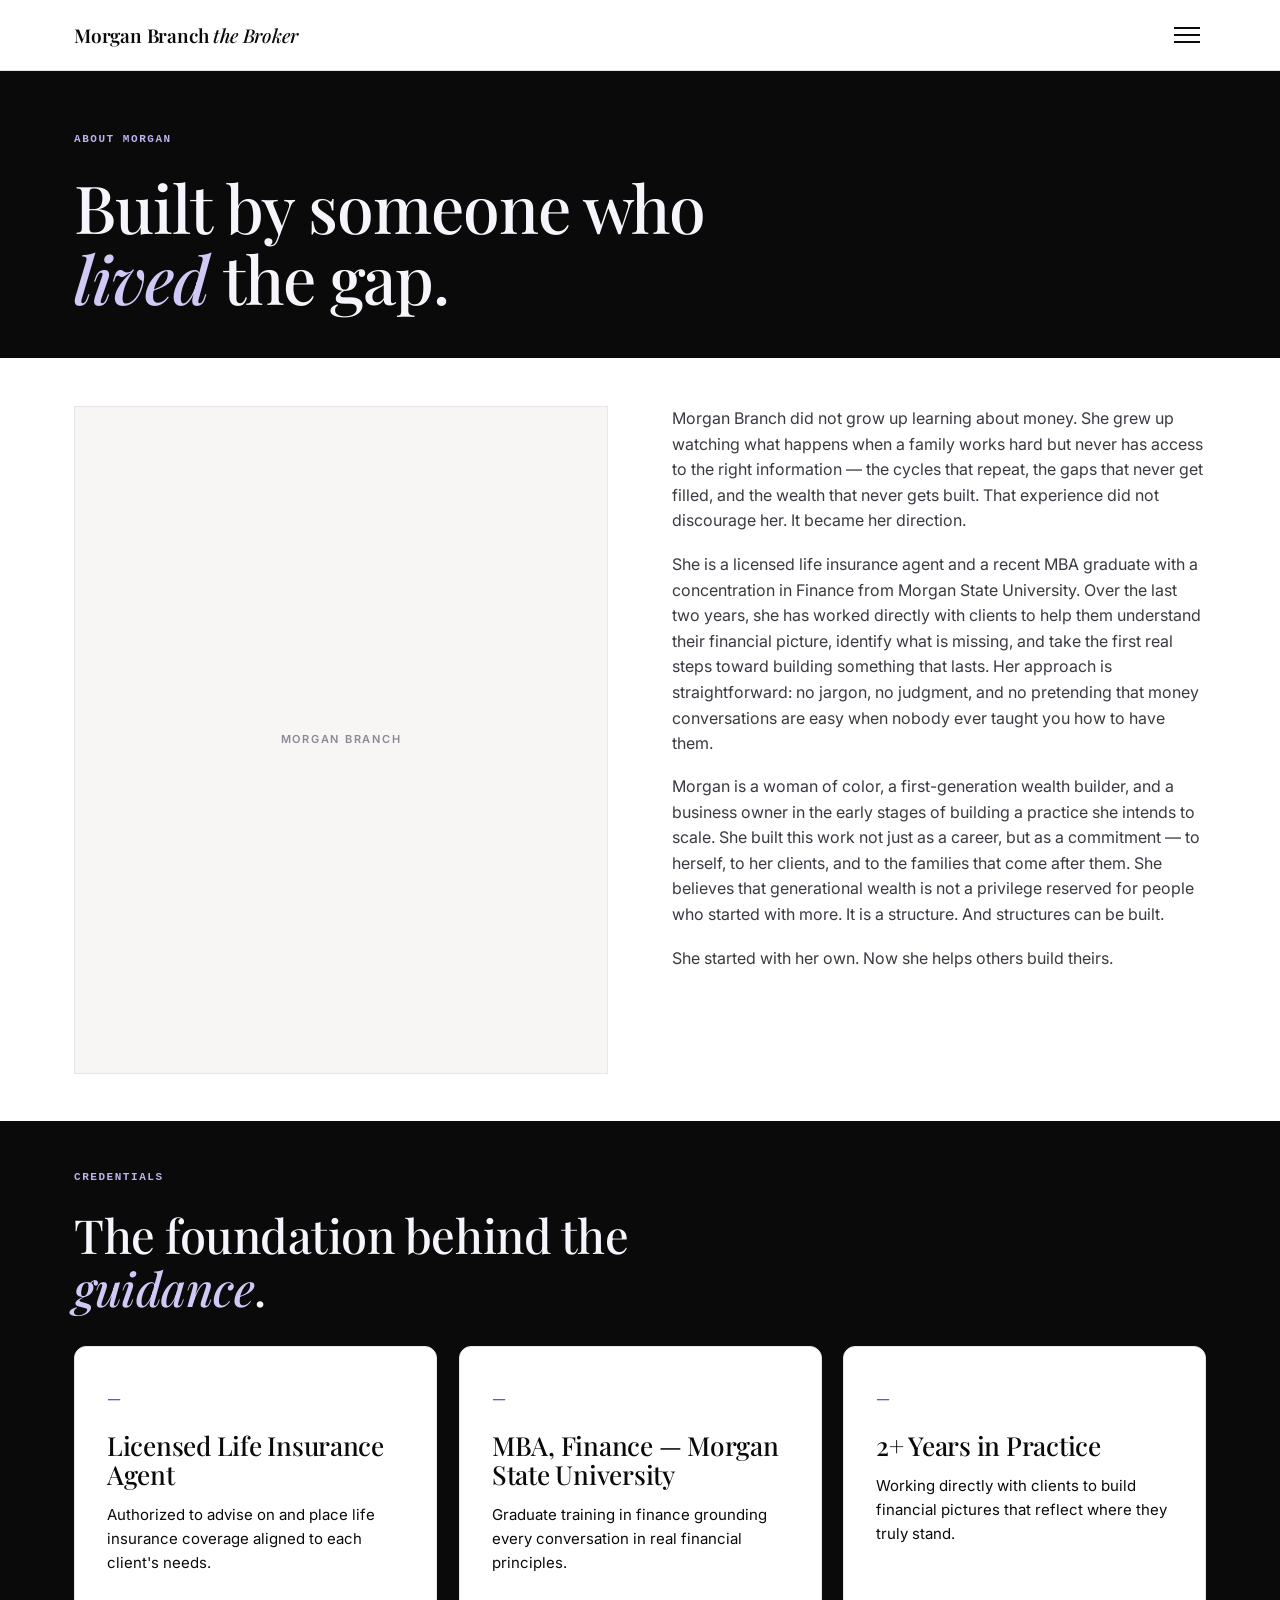
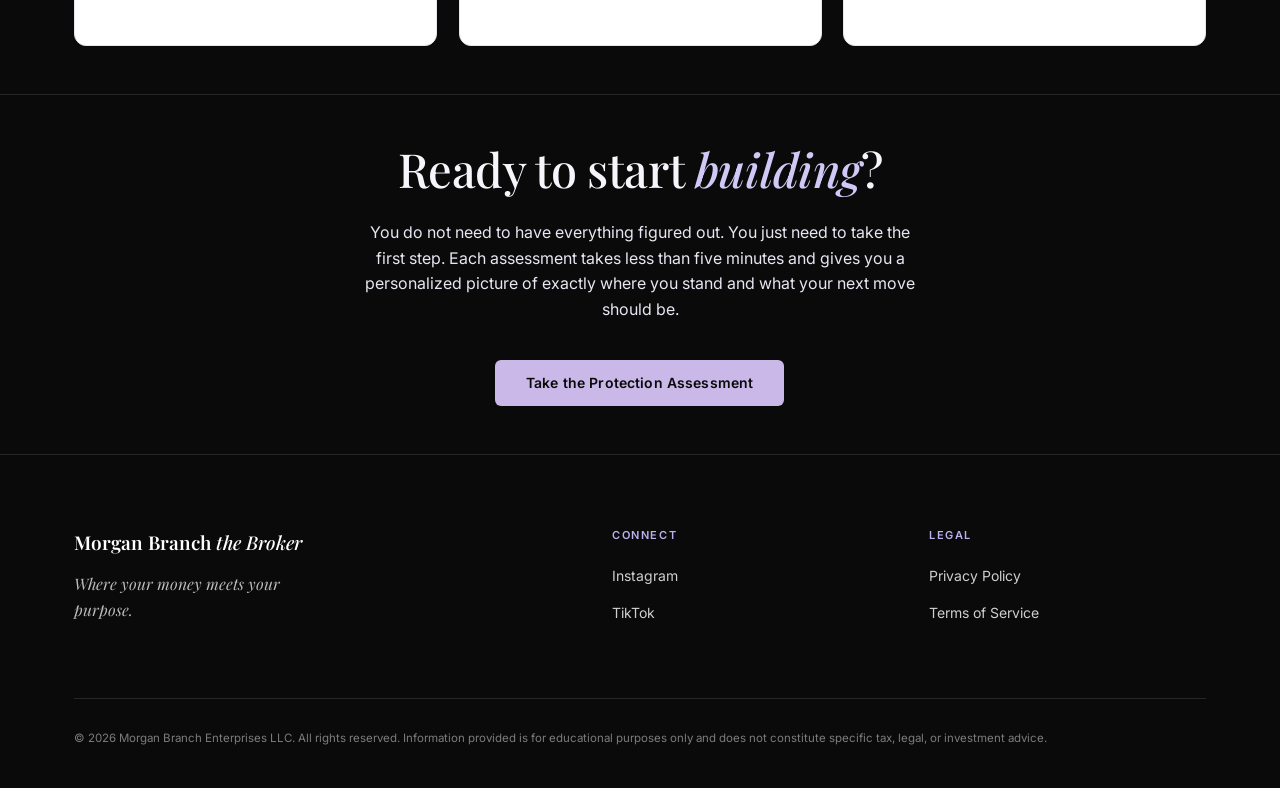
<file: about.html>
<!DOCTYPE html>
<html lang="en">
<head>
  <meta charset="UTF-8" />
  <meta name="viewport" content="width=device-width, initial-scale=1.0" />
  <title>About Morgan — Morgan Branch the Broker</title>
  <meta name="description" content="Morgan Branch is a licensed life insurance agent and MBA in Finance helping first-generation wealth builders build structures that last." />
  <link rel="preconnect" href="https://fonts.googleapis.com" />
  <link rel="preconnect" href="https://fonts.gstatic.com" crossorigin />
  <link href="https://fonts.googleapis.com/css2?family=Inter:wght@400;500;600;700&family=Playfair+Display:ital,wght@0,500;0,600;1,500;1,600&display=swap" rel="stylesheet" />
  <link rel="stylesheet" href="styles.css?v=11" />
  <noscript><style>.reveal{opacity:1 !important;transform:none !important;}</style></noscript>
</head>
<body>

  <nav class="nav">
    <div class="nav__inner">
      <a href="index.html" class="nav__logo">Morgan Branch <em>the Broker</em></a>
      <button class="nav__toggle" id="navToggle" aria-label="Toggle navigation" aria-controls="navLinks" aria-expanded="false">
        <span></span><span></span><span></span>
      </button>
      <div class="nav__links" id="navLinks">
        <a href="index.html">Home</a>
        <a href="financial-floor.html">The Financial Floor</a>
        <a href="pillars.html">Building Blocks</a>
        <a href="about.html">About</a>
      </div>
    </div>
  </nav>

  <!-- Page hero -->
  <header class="page-hero">
    <div class="container">
      <span class="label reveal">About Morgan</span>
      <h1 class="display reveal reveal--d1">Built by someone who <em>lived</em> the gap.</h1>
    </div>
  </header>

  <!-- Bio -->
  <section class="section section--white">
    <div class="container">
      <div class="two-col two-col--top">
        <div class="photo-ph reveal">
          <span class="photo-ph__label">Morgan Branch</span>
        </div>
        <div>
          <p class="reveal">Morgan Branch did not grow up learning about money. She grew up watching what happens when a family works hard but never has access to the right information — the cycles that repeat, the gaps that never get filled, and the wealth that never gets built. That experience did not discourage her. It became her direction.</p>
          <p class="reveal">She is a licensed life insurance agent and a recent MBA graduate with a concentration in Finance from Morgan State University. Over the last two years, she has worked directly with clients to help them understand their financial picture, identify what is missing, and take the first real steps toward building something that lasts. Her approach is straightforward: no jargon, no judgment, and no pretending that money conversations are easy when nobody ever taught you how to have them.</p>
          <p class="reveal">Morgan is a woman of color, a first-generation wealth builder, and a business owner in the early stages of building a practice she intends to scale. She built this work not just as a career, but as a commitment — to herself, to her clients, and to the families that come after them. She believes that generational wealth is not a privilege reserved for people who started with more. It is a structure. And structures can be built.</p>
          <p class="reveal">She started with her own. Now she helps others build theirs.</p>
        </div>
      </div>
    </div>
  </section>

  <!-- Credentials -->
  <section class="section section--black">
    <div class="container">
      <div class="section-head">
        <span class="label reveal">Credentials</span>
        <h2 class="headline reveal reveal--d1">The foundation behind the <em>guidance</em>.</h2>
      </div>
      <div class="cards">
        <div class="card reveal reveal--d1">
          <div class="card__num">—</div>
          <h3 class="card__title">Licensed Life Insurance Agent</h3>
          <p class="card__body">Authorized to advise on and place life insurance coverage aligned to each client's needs.</p>
        </div>
        <div class="card reveal reveal--d2">
          <div class="card__num">—</div>
          <h3 class="card__title">MBA, Finance — Morgan State University</h3>
          <p class="card__body">Graduate training in finance grounding every conversation in real financial principles.</p>
        </div>
        <div class="card reveal reveal--d3">
          <div class="card__num">—</div>
          <h3 class="card__title">2+ Years in Practice</h3>
          <p class="card__body">Working directly with clients to build financial pictures that reflect where they truly stand.</p>
        </div>
      </div>
    </div>
  </section>

  <!-- CTA -->
  <section class="section section--black top-border cta">
    <div class="container">
      <h2 class="headline reveal">Ready to start <em>building</em>?</h2>
      <p class="reveal reveal--d1">You do not need to have everything figured out. You just need to take the first step. Each assessment takes less than five minutes and gives you a personalized picture of exactly where you stand and what your next move should be.</p>
      <a href="#PROTECTION_SURVEY_URL" class="btn btn--pill reveal reveal--d2">Take the Protection Assessment</a>
    </div>
  </section>

  <!-- Footer -->
  <footer class="footer">
    <div class="container">
      <div class="footer__grid">
        <div class="footer__col">
          <div class="footer__logo">Morgan Branch <em>the Broker</em></div>
          <p class="footer__tag">Where your money meets your purpose.</p>
        </div>
        <div class="footer__col">
          <h4>Connect</h4>
          <ul>
            <li><a href="#INSTAGRAM_URL">Instagram</a></li>
            <li><a href="#TIKTOK_URL">TikTok</a></li>
          </ul>
        </div>
        <div class="footer__col">
          <h4>Legal</h4>
          <ul>
            <li><a href="#PRIVACY_URL">Privacy Policy</a></li>
            <li><a href="#TERMS_URL">Terms of Service</a></li>
          </ul>
        </div>
      </div>
      <p class="footer__disclaimer">© 2026 Morgan Branch Enterprises LLC. All rights reserved. Information provided is for educational purposes only and does not constitute specific tax, legal, or investment advice.</p>
    </div>
  </footer>

  <script src="main.js?v=11"></script>
</body>
</html>
</file>
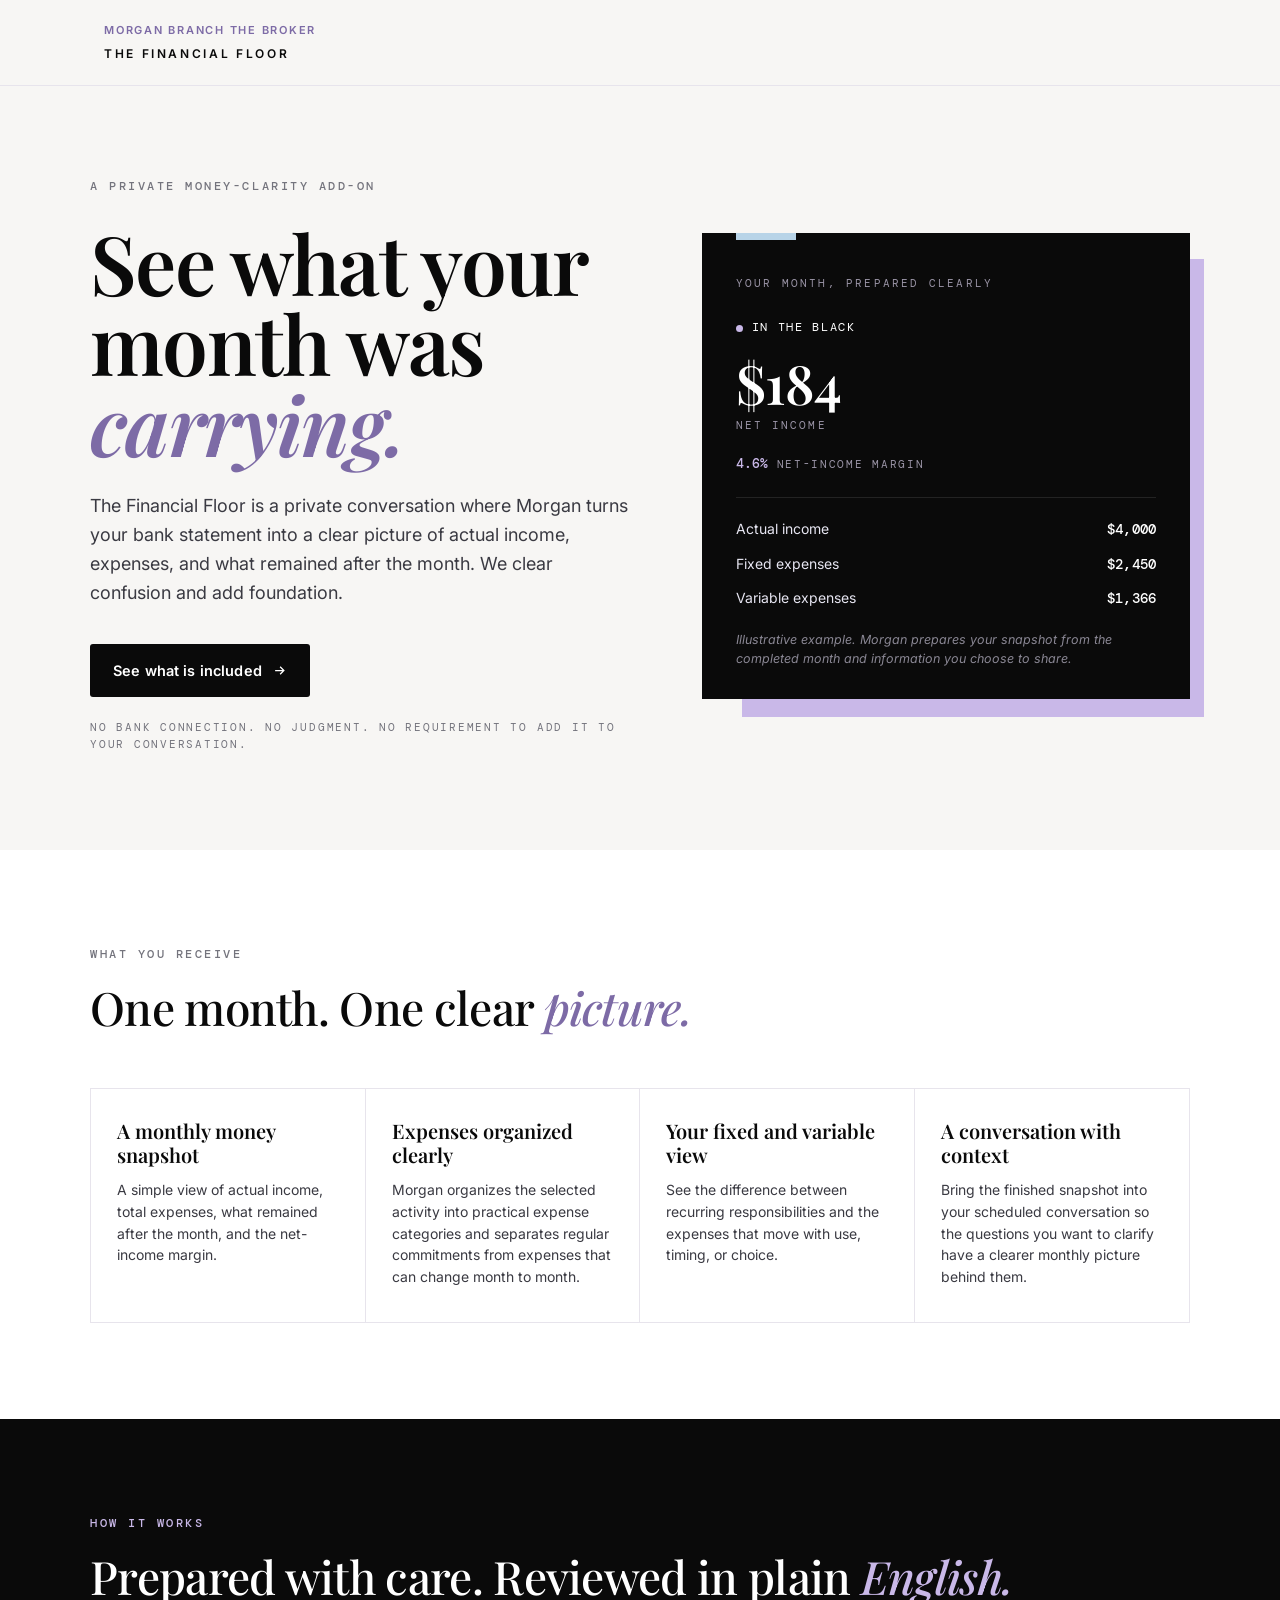
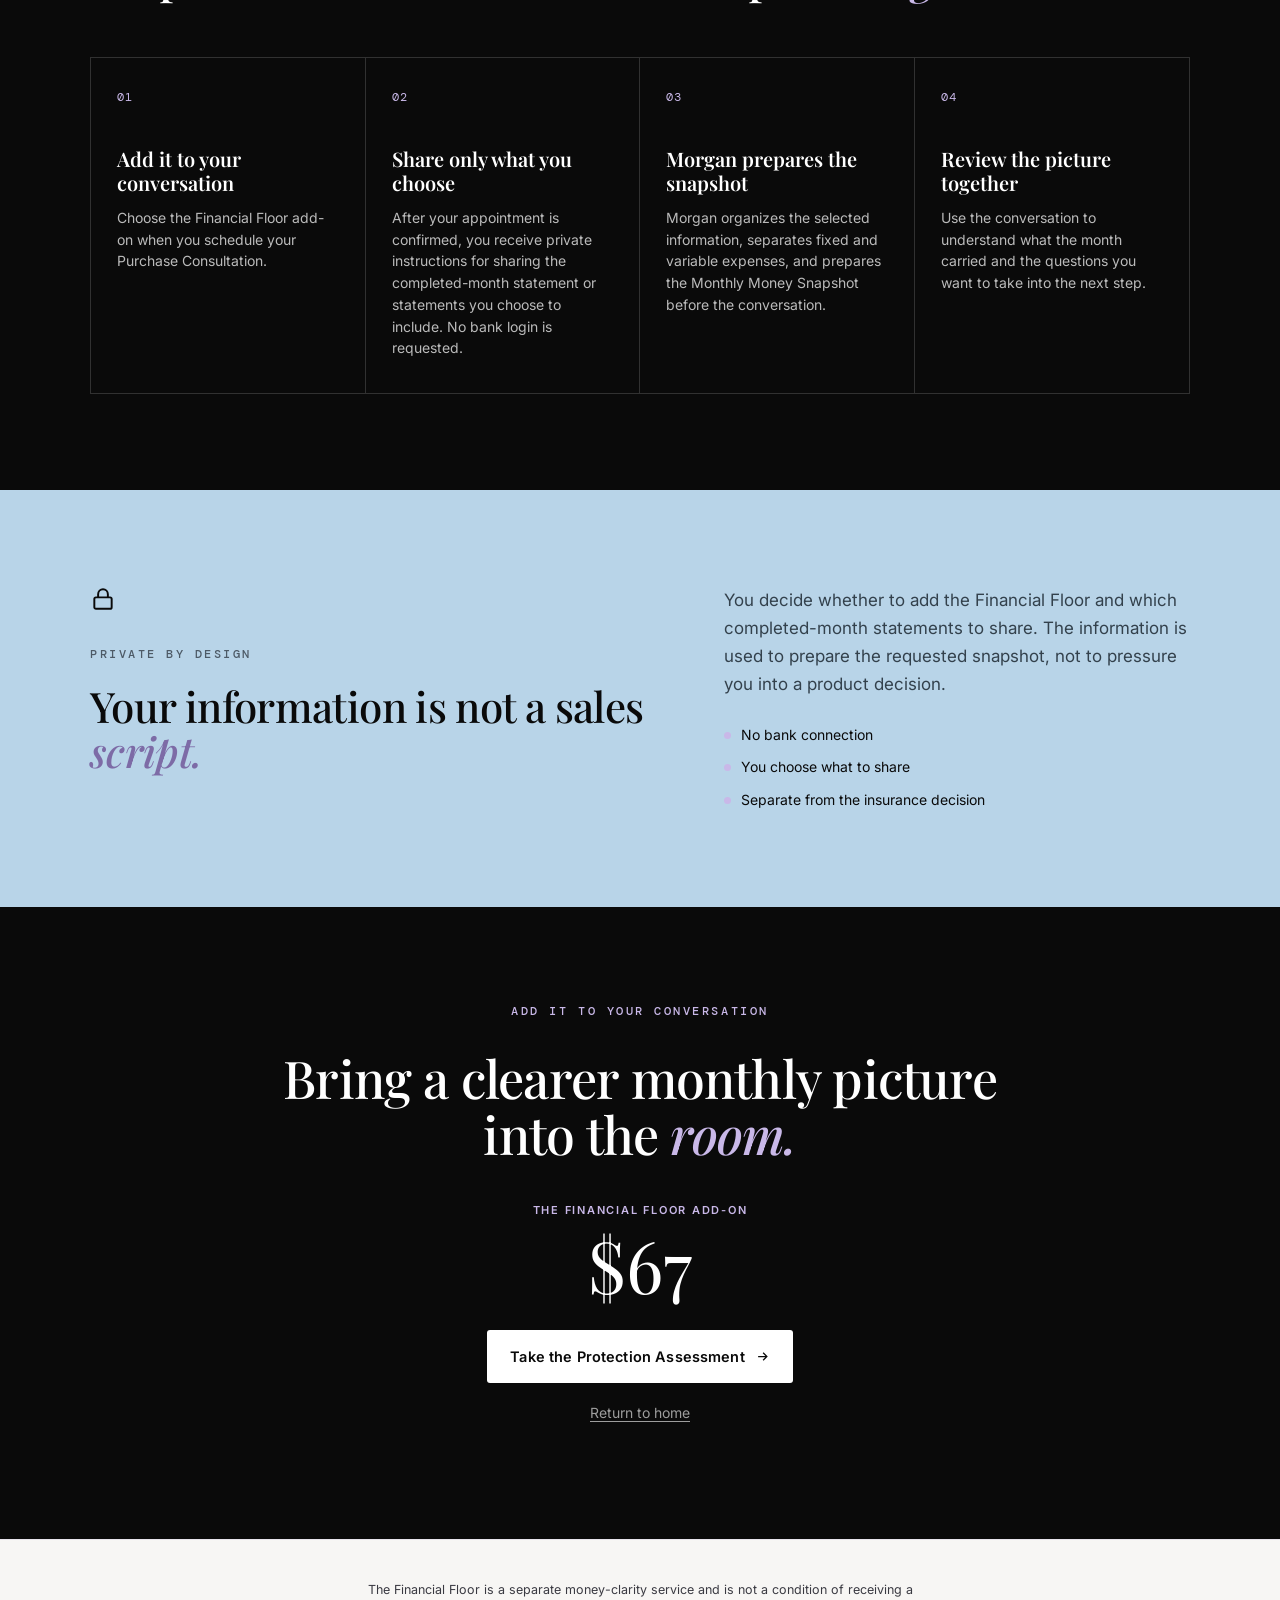
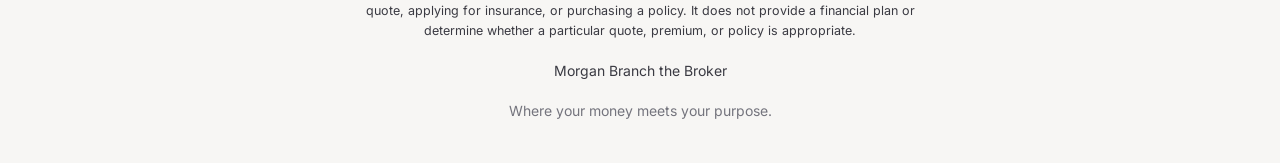
<file: financial-floor.html>
<!DOCTYPE html>
<html lang="en">
<head>
  <meta charset="UTF-8" />
  <meta name="viewport" content="width=device-width, initial-scale=1.0" />
  <meta name="theme-color" content="#121116" />
  <title>The Financial Floor — Morgan Branch the Broker</title>
  <meta name="description" content="A private, human-led money-clarity add-on prepared by Morgan for your scheduled conversation." />
  <meta name="robots" content="noindex, nofollow" />
  <link rel="preconnect" href="https://fonts.googleapis.com" />
  <link rel="preconnect" href="https://fonts.gstatic.com" crossorigin />
  <link href="https://fonts.googleapis.com/css2?family=DM+Mono:wght@400;500&family=Inter:wght@400;500;600;700&family=Playfair+Display:ital,wght@0,500;0,600;0,700;1,500;1,600;1,700&display=swap" rel="stylesheet" />
  <link rel="stylesheet" href="floor.css?v=3" />
  <noscript><style>.reveal{opacity:1 !important;transform:none !important;}</style></noscript>
  <style>
    /* Single-purpose add-on page: non-clickable brand identifier (no nav). */
    .ff-head { border-bottom: 1px solid var(--line); background: var(--paper); }
    .ff-head__inner { max-width: 1120px; margin: 0 auto; padding: 22px 24px; }
    .ff-head__kicker { display: block; font-family: var(--sans); font-size: 11px; font-weight: 600; letter-spacing: 0.16em; text-transform: uppercase; color: var(--violet, #6b5a97); }
    .ff-head__word { display: block; font-family: var(--sans); font-size: 12px; font-weight: 600; letter-spacing: 0.22em; text-transform: uppercase; color: var(--ink); margin-top: 4px; }
    /* Three short privacy assurances */
    .ff-points { list-style: none; margin: 22px 0 0; padding: 0; display: grid; gap: 10px; }
    .ff-points li { font-family: var(--sans); font-size: 14px; color: var(--ink); display: flex; align-items: center; gap: 10px; }
    .ff-points li::before { content: ""; width: 7px; height: 7px; border-radius: 50%; background: var(--lav); flex: 0 0 auto; }
    /* Price + add-on action (on the dark band) */
    .ff-price { margin: 30px 0 8px; }
    .ff-price__label { font-family: var(--sans); font-size: 11px; font-weight: 600; letter-spacing: 0.16em; text-transform: uppercase; color: var(--lav); }
    .ff-price__amount { font-family: var(--serif); font-size: clamp(48px, 9vw, 72px); line-height: 1; color: #fff; margin-top: 8px; }
    .ff-disclose { font-size: 12.5px; line-height: 1.65; color: var(--body); max-width: 72ch; margin: 0 auto; }
    /* "How It Works" on a black band — contrast against the white + powder sections */
    #howitworks .section-title { color: #fff; }
    #howitworks .kicker { color: var(--lav); }
    #howitworks .italic-accent { color: var(--lav); }
    #howitworks .steps { border-color: rgba(255,255,255,0.16); }
    #howitworks .step { border-right-color: rgba(255,255,255,0.16); }
    #howitworks .step__num { color: var(--lav); }
    #howitworks .step__title { color: #fff; }
    #howitworks .step__body { color: rgba(255,255,255,0.72); }
    @media (max-width: 720px) { #howitworks .step { border-right: 0; border-bottom: 1px solid rgba(255,255,255,0.16); } }
  </style>
</head>
<body>

  <!-- Non-clickable brand identifier (single-purpose add-on page: no navigation) -->
  <header class="ff-head">
    <div class="ff-head__inner">
      <span class="ff-head__kicker">Morgan Branch the Broker</span>
      <span class="ff-head__word">The Financial Floor</span>
    </div>
  </header>

  <main>

    <!-- HERO -->
    <section class="hero">
      <div class="container">
        <div class="hero__grid">
          <div class="hero__copy">
            <div class="hero__eyebrow reveal">
              <span class="kicker">A Private Money-Clarity Add-On</span>
            </div>
            <h1 class="hero__title reveal reveal--d1">See what your month was <em class="italic-accent">carrying.</em></h1>
            <p class="hero__body reveal reveal--d2">The Financial Floor is a private conversation where Morgan turns your bank statement into a clear picture of actual income, expenses, and what remained after the month. We clear confusion and add foundation.</p>
            <div class="hero__cta reveal reveal--d3">
              <a href="#receive" class="btn btn--dark">
                See what is included
                <svg class="arw" viewBox="0 0 24 24" fill="none" stroke="currentColor" stroke-width="2" aria-hidden="true"><path d="M5 12h14M13 6l6 6-6 6"/></svg>
              </a>
              <span class="hero__trust">No bank connection. No judgment. No requirement to add it to your conversation.</span>
            </div>
          </div>

          <div class="hero__aside reveal reveal--d2">
            <div class="example-wrap">
              <div class="example">
                <p class="example__kicker">Your Month, Prepared Clearly</p>
                <div class="example__status"><span class="example__dot"></span> In the Black</div>
                <div class="example__figure">$184</div>
                <div class="example__figure-label">Net Income</div>
                <div class="example__margin"><strong>4.6%</strong><span>Net-Income Margin</span></div>
                <div class="example__rows">
                  <div class="example__row"><span>Actual income</span><b>$4,000</b></div>
                  <div class="example__row"><span>Fixed expenses</span><b>$2,450</b></div>
                  <div class="example__row"><span>Variable expenses</span><b>$1,366</b></div>
                </div>
                <p class="example__note">Illustrative example. Morgan prepares your snapshot from the completed month and information you choose to share.</p>
              </div>
            </div>
          </div>
        </div>
      </div>
    </section>

    <!-- WHAT YOU RECEIVE -->
    <section id="receive" class="section section--white">
      <div class="container">
        <div class="section-head">
          <p class="kicker reveal">What You Receive</p>
          <h2 class="section-title reveal reveal--d1">One month. One clear <em class="italic-accent">picture.</em></h2>
        </div>
        <div class="steps">
          <div class="step reveal">
            <h3 class="step__title">A monthly money snapshot</h3>
            <p class="step__body">A simple view of actual income, total expenses, what remained after the month, and the net-income margin.</p>
          </div>
          <div class="step reveal reveal--d1">
            <h3 class="step__title">Expenses organized clearly</h3>
            <p class="step__body">Morgan organizes the selected activity into practical expense categories and separates regular commitments from expenses that can change month to month.</p>
          </div>
          <div class="step reveal reveal--d2">
            <h3 class="step__title">Your fixed and variable view</h3>
            <p class="step__body">See the difference between recurring responsibilities and the expenses that move with use, timing, or choice.</p>
          </div>
          <div class="step reveal reveal--d3">
            <h3 class="step__title">A conversation with context</h3>
            <p class="step__body">Bring the finished snapshot into your scheduled conversation so the questions you want to clarify have a clearer monthly picture behind them.</p>
          </div>
        </div>
      </div>
    </section>

    <!-- HOW IT WORKS -->
    <section id="howitworks" class="section section--ink">
      <div class="container">
        <div class="section-head">
          <p class="kicker reveal">How It Works</p>
          <h2 class="section-title reveal reveal--d1">Prepared with care. Reviewed in plain <em class="italic-accent">English.</em></h2>
        </div>
        <div class="steps">
          <div class="step reveal">
            <div class="step__num">01</div>
            <h3 class="step__title">Add it to your conversation</h3>
            <p class="step__body">Choose the Financial Floor add-on when you schedule your Purchase Consultation.</p>
          </div>
          <div class="step reveal reveal--d1">
            <div class="step__num">02</div>
            <h3 class="step__title">Share only what you choose</h3>
            <p class="step__body">After your appointment is confirmed, you receive private instructions for sharing the completed-month statement or statements you choose to include. No bank login is requested.</p>
          </div>
          <div class="step reveal reveal--d2">
            <div class="step__num">03</div>
            <h3 class="step__title">Morgan prepares the snapshot</h3>
            <p class="step__body">Morgan organizes the selected information, separates fixed and variable expenses, and prepares the Monthly Money Snapshot before the conversation.</p>
          </div>
          <div class="step reveal reveal--d3">
            <div class="step__num">04</div>
            <h3 class="step__title">Review the picture together</h3>
            <p class="step__body">Use the conversation to understand what the month carried and the questions you want to take into the next step.</p>
          </div>
        </div>
      </div>
    </section>

    <!-- PRIVATE BY DESIGN -->
    <section class="section section--powder privacy">
      <div class="container">
        <div class="privacy__grid">
          <div class="reveal">
            <svg class="privacy__lock" viewBox="0 0 24 24" fill="none" stroke="currentColor" stroke-width="1.8" aria-hidden="true"><rect x="4" y="10.5" width="16" height="10.5" rx="1.5"/><path d="M7.5 10.5V7.5a4.5 4.5 0 0 1 9 0v3"/></svg>
            <p class="kicker">Private by Design</p>
            <h2 class="privacy__title">Your information is not a sales <em>script.</em></h2>
          </div>
          <div class="reveal reveal--d1">
            <p class="privacy__body">You decide whether to add the Financial Floor and which completed-month statements to share. The information is used to prepare the requested snapshot, not to pressure you into a product decision.</p>
            <ul class="ff-points">
              <li>No bank connection</li>
              <li>You choose what to share</li>
              <li>Separate from the insurance decision</li>
            </ul>
          </div>
        </div>
      </div>
    </section>

    <!-- ADD IT TO YOUR CONVERSATION -->
    <section class="section section--ink cta">
      <div class="container">
        <p class="kicker reveal">Add It to Your Conversation</p>
        <h2 class="cta__title reveal reveal--d1">Bring a clearer monthly picture into the <em>room.</em></h2>
        <div class="ff-price reveal reveal--d2">
          <div class="ff-price__label">The Financial Floor Add-On</div>
          <div class="ff-price__amount">$67</div>
        </div>
        <div class="hero__cta reveal reveal--d3" style="justify-content:center;margin-top:30px">
          <a href="protection-assessment.html" class="btn btn--light">
            Take the Protection Assessment
            <svg class="arw" viewBox="0 0 24 24" fill="none" stroke="currentColor" stroke-width="2" aria-hidden="true"><path d="M5 12h14M13 6l6 6-6 6"/></svg>
          </a>
        </div>
        <p class="reveal reveal--d3" style="text-align:center;margin-top:16px">
          <a href="index.html" style="color:rgba(255,255,255,.6);font-size:14px;text-decoration:underline;text-underline-offset:3px">Return to home</a>
        </p>
      </div>
    </section>

  </main>

  <!-- FOOTER -->
  <footer class="floor-foot">
    <div class="floor-foot__inner" style="flex-direction:column;gap:18px;align-items:center;text-align:center">
      <p class="ff-disclose">The Financial Floor is a separate money-clarity service and is not a condition of receiving a quote, applying for insurance, or purchasing a policy. It does not provide a financial plan or determine whether a particular quote, premium, or policy is appropriate.</p>
      <span>Morgan Branch the Broker</span>
      <span class="floor-foot__tag">Where your money meets your purpose.</span>
    </div>
  </footer>

  <script>
    // The Financial Floor is purchased inside the quote workflow (assessment → quote
    // request → verified Quote Overview → $67 secure checkout → scheduling). A visitor
    // landing on this page cold has not started that workflow, so the CTA sends them to
    // the top of the funnel — the Protection Assessment — rather than to a checkout they
    // could not yet complete. The $67 add-on is offered later, from their Quote Overview.

    // Reveal on scroll
    (function () {
      var els = document.querySelectorAll('.reveal');
      if (!('IntersectionObserver' in window)) { els.forEach(function (e) { e.classList.add('is-in'); }); return; }
      var io = new IntersectionObserver(function (entries) {
        entries.forEach(function (en) { if (en.isIntersecting) { en.target.classList.add('is-in'); io.unobserve(en.target); } });
      }, { threshold: 0.12 });
      els.forEach(function (e) { io.observe(e); });
    })();
  </script>
</body>
</html>
</file>
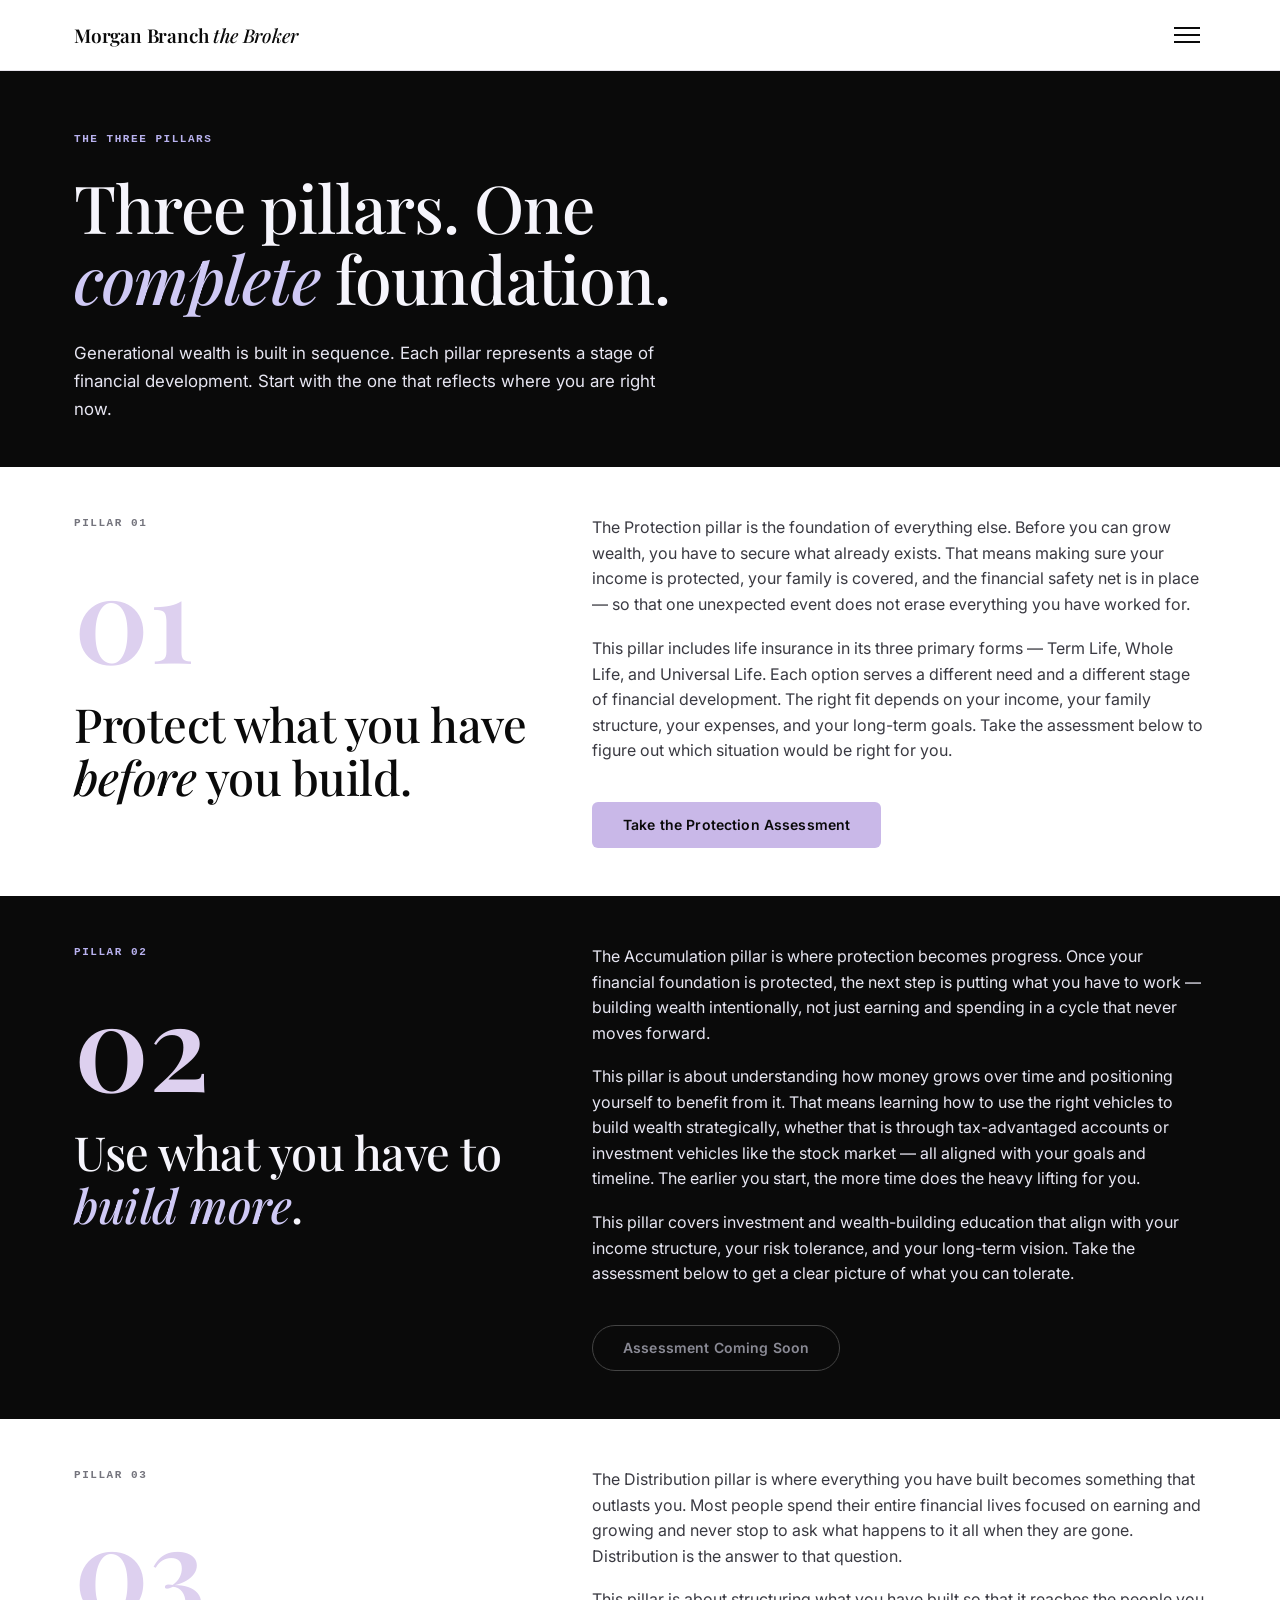
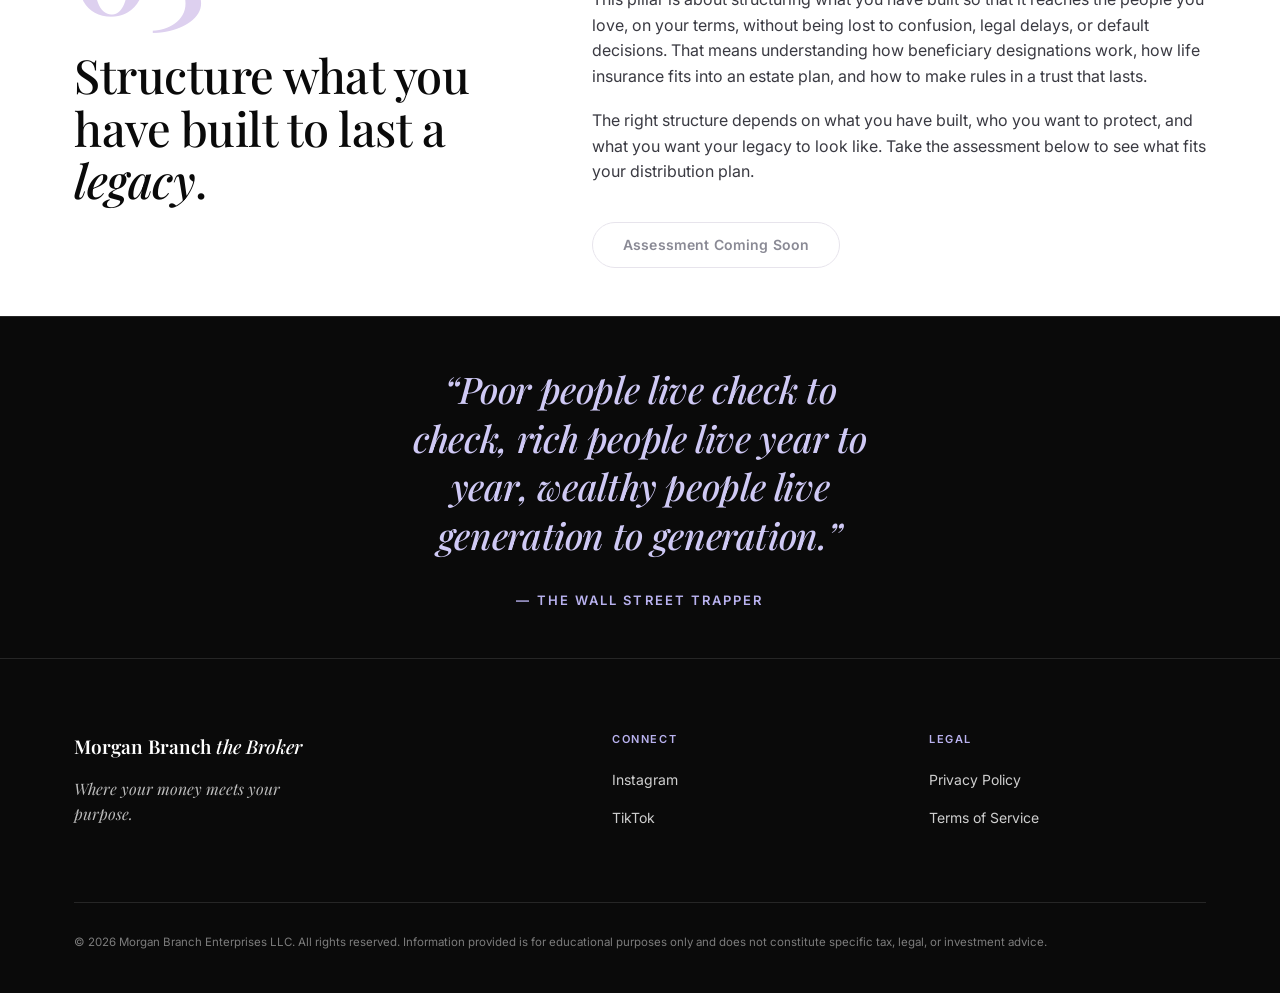
<file: pillars.html>
<!DOCTYPE html>
<html lang="en">
<head>
  <meta charset="UTF-8" />
  <meta name="viewport" content="width=device-width, initial-scale=1.0" />
  <title>The Three Pillars — Morgan Branch the Broker</title>
  <meta name="description" content="Protection, Accumulation, and Distribution — the three pillars of generational wealth, built in sequence." />
  <link rel="preconnect" href="https://fonts.googleapis.com" />
  <link rel="preconnect" href="https://fonts.gstatic.com" crossorigin />
  <link href="https://fonts.googleapis.com/css2?family=Inter:wght@400;500;600;700&family=Playfair+Display:ital,wght@0,500;0,600;1,500;1,600&display=swap" rel="stylesheet" />
  <link rel="stylesheet" href="styles.css?v=11" />
  <noscript><style>.reveal{opacity:1 !important;transform:none !important;}</style></noscript>
</head>
<body>

  <nav class="nav">
    <div class="nav__inner">
      <a href="index.html" class="nav__logo">Morgan Branch <em>the Broker</em></a>
      <button class="nav__toggle" id="navToggle" aria-label="Toggle navigation" aria-controls="navLinks" aria-expanded="false">
        <span></span><span></span><span></span>
      </button>
      <div class="nav__links" id="navLinks">
        <a href="index.html">Home</a>
        <a href="financial-floor.html">The Financial Floor</a>
        <a href="pillars.html">Building Blocks</a>
        <a href="about.html">About</a>
      </div>
    </div>
  </nav>

  <!-- Page hero -->
  <header class="page-hero">
    <div class="container">
      <span class="label reveal">The Three Pillars</span>
      <h1 class="display reveal reveal--d1">Three pillars. One <em>complete</em> foundation.</h1>
      <p class="subtext reveal reveal--d2">Generational wealth is built in sequence. Each pillar represents a stage of financial development. Start with the one that reflects where you are right now.</p>
    </div>
  </header>

  <!-- Pillar 01 — Protection -->
  <section id="protection" class="section section--white pillar-section">
    <div class="container">
      <div class="pillar-row">
        <div class="pillar-left">
          <span class="label label--dark reveal">Pillar 01</span>
          <div class="pillar-numeral reveal reveal--d1">01</div>
          <h2 class="headline reveal reveal--d2">Protect what you have <em>before</em> you build.</h2>
        </div>
        <div class="pillar-right">
          <p class="reveal">The Protection pillar is the foundation of everything else. Before you can grow wealth, you have to secure what already exists. That means making sure your income is protected, your family is covered, and the financial safety net is in place — so that one unexpected event does not erase everything you have worked for.</p>
          <p class="reveal">This pillar includes life insurance in its three primary forms — Term Life, Whole Life, and Universal Life. Each option serves a different need and a different stage of financial development. The right fit depends on your income, your family structure, your expenses, and your long-term goals. Take the assessment below to figure out which situation would be right for you.</p>
          <div class="btn-row reveal">
            <a href="#PROTECTION_SURVEY_URL" class="btn btn--pill">Take the Protection Assessment</a>
          </div>
        </div>
      </div>
    </div>
  </section>

  <!-- Pillar 02 — Accumulation -->
  <section id="accumulation" class="section section--black pillar-section">
    <div class="container">
      <div class="pillar-row">
        <div class="pillar-left">
          <span class="label reveal">Pillar 02</span>
          <div class="pillar-numeral reveal reveal--d1">02</div>
          <h2 class="headline reveal reveal--d2">Use what you have to <em>build more</em>.</h2>
        </div>
        <div class="pillar-right">
          <p class="reveal">The Accumulation pillar is where protection becomes progress. Once your financial foundation is protected, the next step is putting what you have to work — building wealth intentionally, not just earning and spending in a cycle that never moves forward.</p>
          <p class="reveal">This pillar is about understanding how money grows over time and positioning yourself to benefit from it. That means learning how to use the right vehicles to build wealth strategically, whether that is through tax-advantaged accounts or investment vehicles like the stock market — all aligned with your goals and timeline. The earlier you start, the more time does the heavy lifting for you.</p>
          <p class="reveal">This pillar covers investment and wealth-building education that align with your income structure, your risk tolerance, and your long-term vision. Take the assessment below to get a clear picture of what you can tolerate.</p>
          <div class="btn-row reveal">
            <span class="btn btn--outline">Assessment Coming Soon</span>
          </div>
        </div>
      </div>
    </div>
  </section>

  <!-- Pillar 03 — Distribution -->
  <section id="distribution" class="section section--white pillar-section">
    <div class="container">
      <div class="pillar-row">
        <div class="pillar-left">
          <span class="label label--dark reveal">Pillar 03</span>
          <div class="pillar-numeral reveal reveal--d1">03</div>
          <h2 class="headline reveal reveal--d2">Structure what you have built to last a <em>legacy</em>.</h2>
        </div>
        <div class="pillar-right">
          <p class="reveal">The Distribution pillar is where everything you have built becomes something that outlasts you. Most people spend their entire financial lives focused on earning and growing and never stop to ask what happens to it all when they are gone. Distribution is the answer to that question.</p>
          <p class="reveal">This pillar is about structuring what you have built so that it reaches the people you love, on your terms, without being lost to confusion, legal delays, or default decisions. That means understanding how beneficiary designations work, how life insurance fits into an estate plan, and how to make rules in a trust that lasts.</p>
          <p class="reveal">The right structure depends on what you have built, who you want to protect, and what you want your legacy to look like. Take the assessment below to see what fits your distribution plan.</p>
          <div class="btn-row reveal">
            <span class="btn btn--outline">Assessment Coming Soon</span>
          </div>
        </div>
      </div>
    </div>
  </section>

  <!-- Quote -->
  <section class="section section--black top-border quote">
    <div class="container">
      <blockquote class="quote__text reveal">“Poor people live check to check, rich people live year to year, wealthy people live generation to generation.”</blockquote>
      <cite class="quote__attr reveal reveal--d1">— The Wall Street Trapper</cite>
    </div>
  </section>

  <!-- Footer -->
  <footer class="footer">
    <div class="container">
      <div class="footer__grid">
        <div class="footer__col">
          <div class="footer__logo">Morgan Branch <em>the Broker</em></div>
          <p class="footer__tag">Where your money meets your purpose.</p>
        </div>
        <div class="footer__col">
          <h4>Connect</h4>
          <ul>
            <li><a href="#INSTAGRAM_URL">Instagram</a></li>
            <li><a href="#TIKTOK_URL">TikTok</a></li>
          </ul>
        </div>
        <div class="footer__col">
          <h4>Legal</h4>
          <ul>
            <li><a href="#PRIVACY_URL">Privacy Policy</a></li>
            <li><a href="#TERMS_URL">Terms of Service</a></li>
          </ul>
        </div>
      </div>
      <p class="footer__disclaimer">© 2026 Morgan Branch Enterprises LLC. All rights reserved. Information provided is for educational purposes only and does not constitute specific tax, legal, or investment advice.</p>
    </div>
  </footer>

  <script src="main.js?v=11"></script>
</body>
</html>
</file>
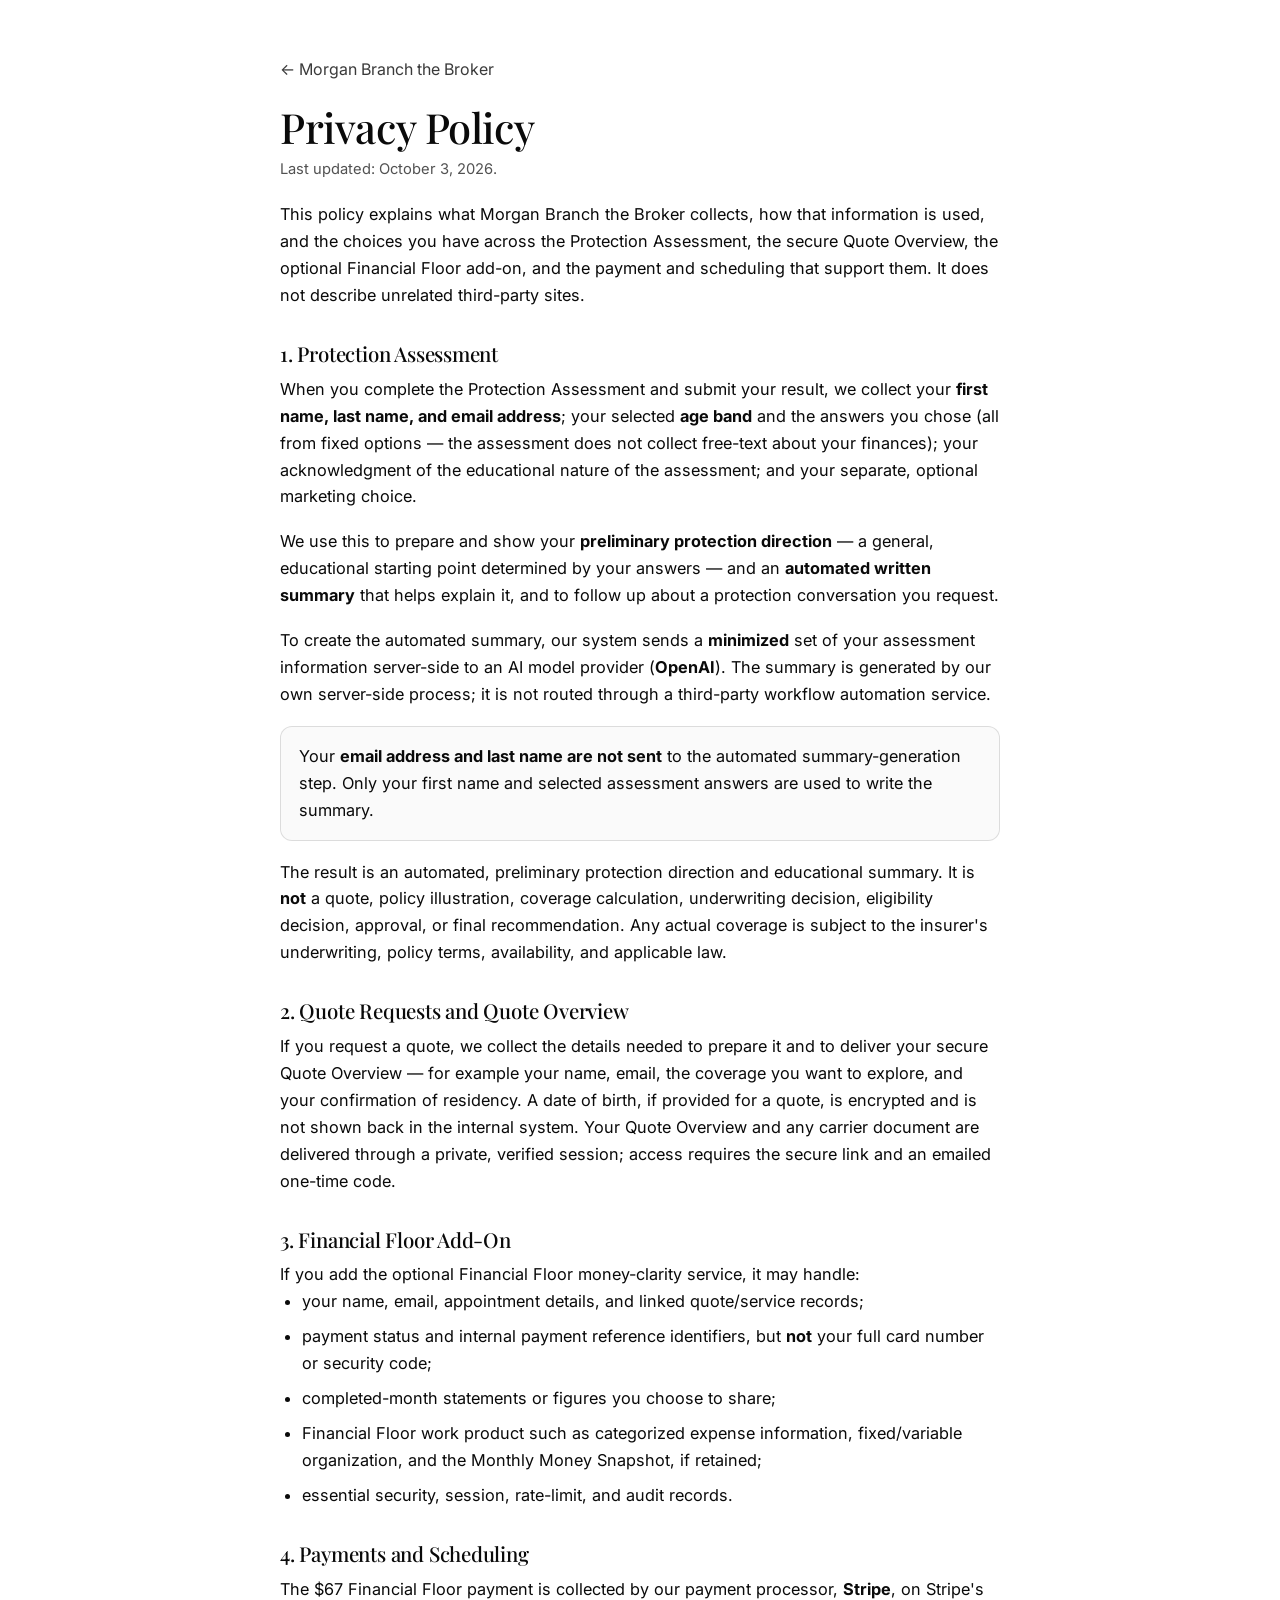
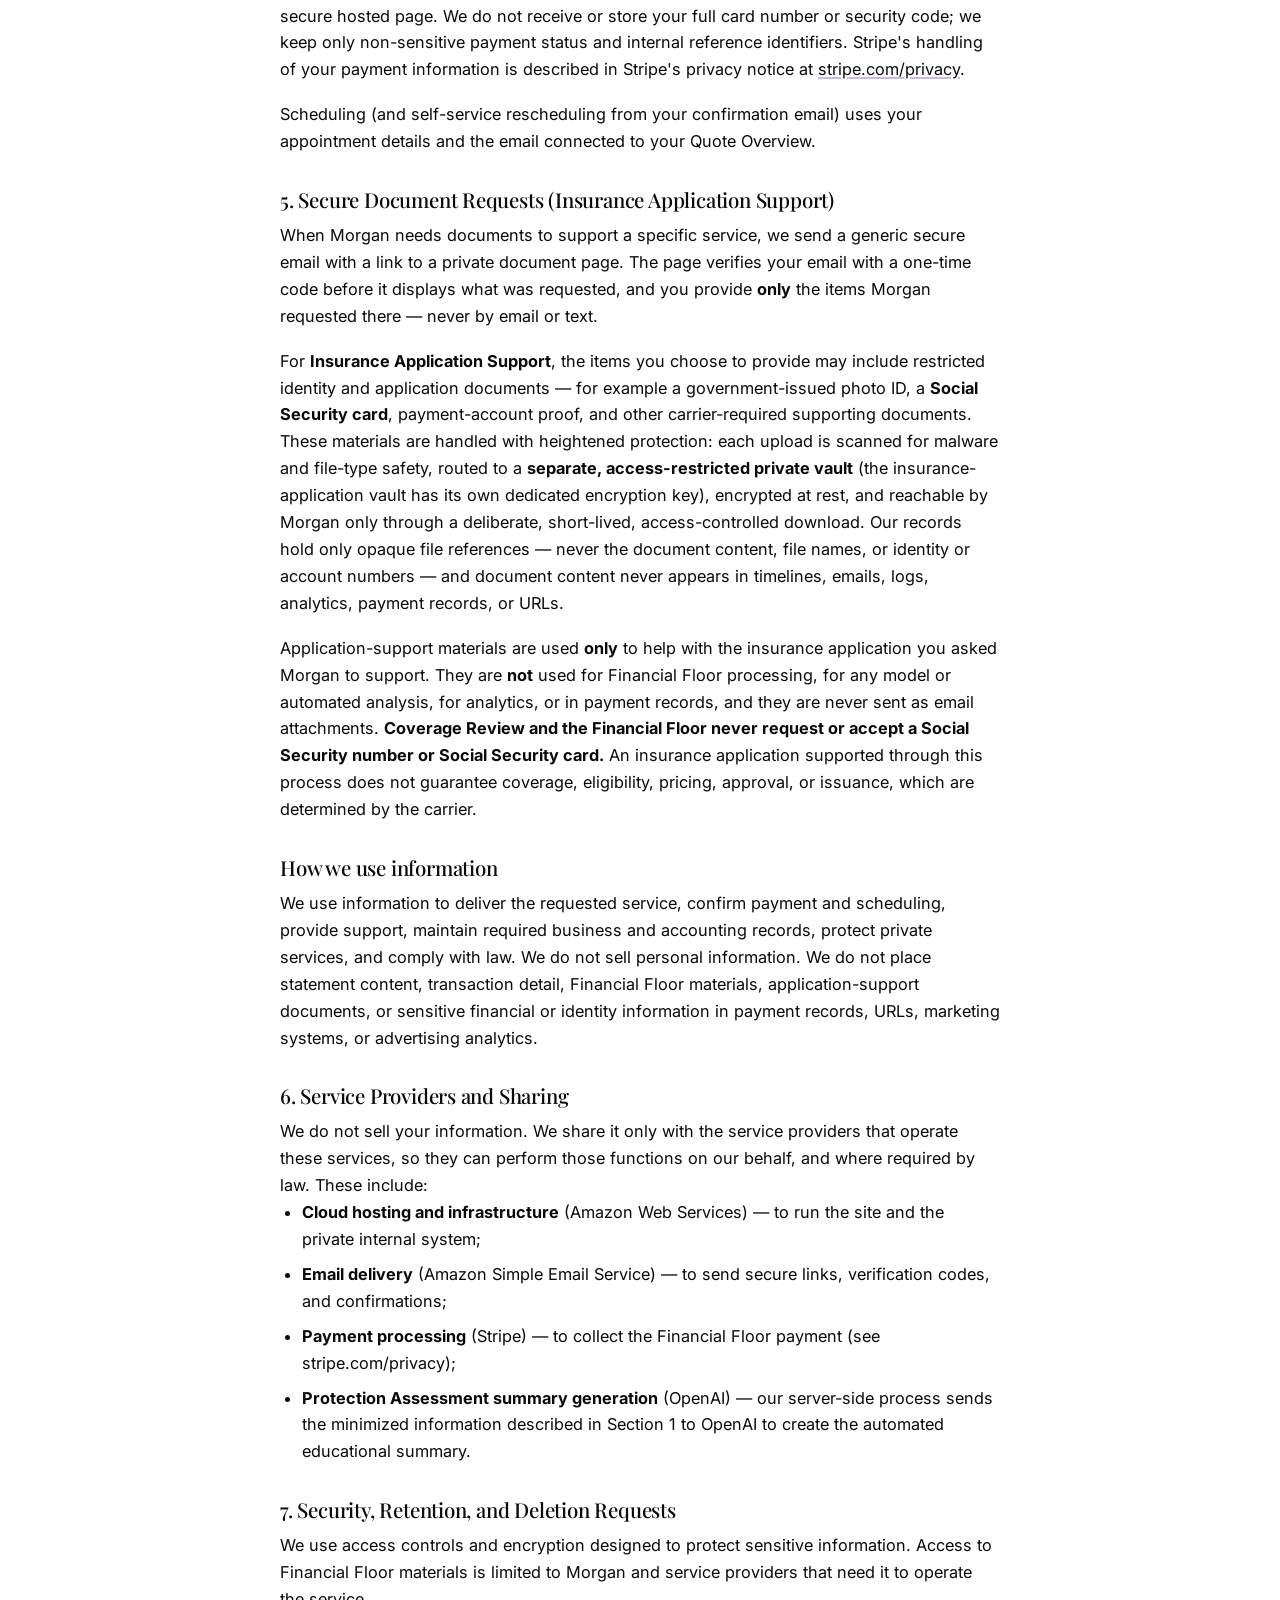
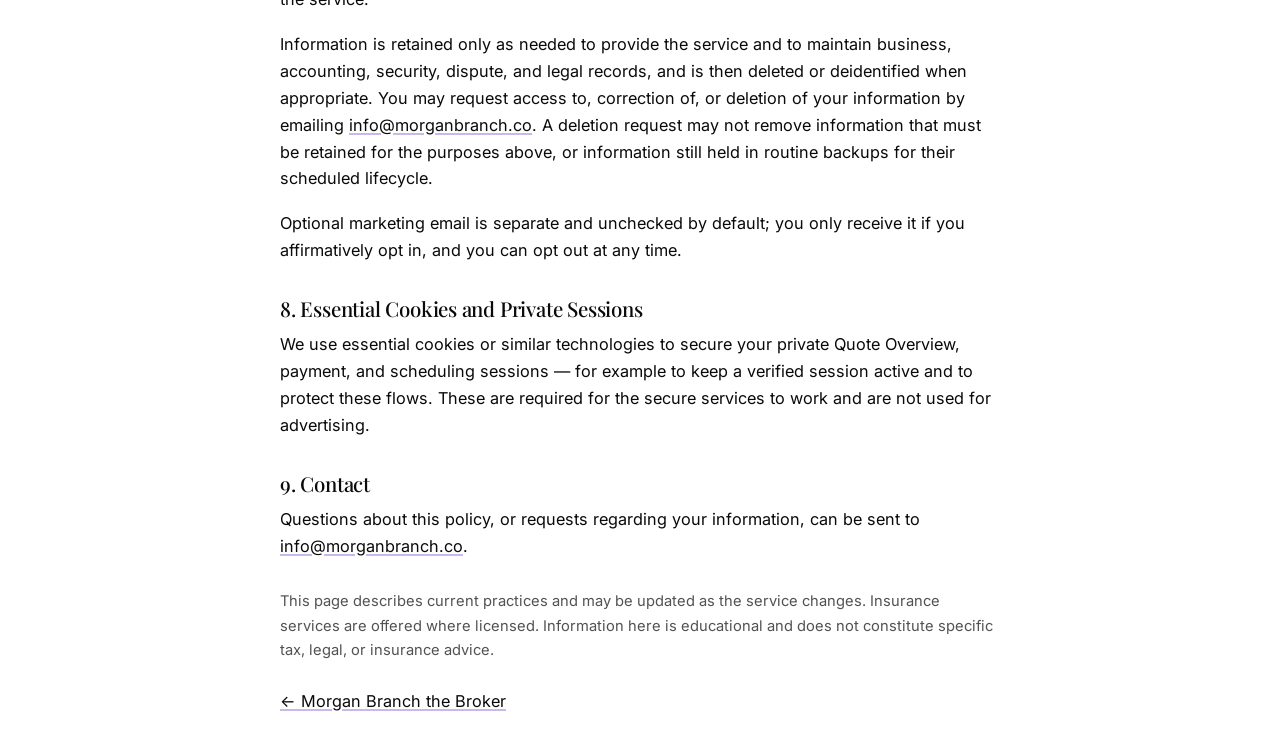
<file: privacy.html>
<!DOCTYPE html>
<html lang="en">
<head>
  <meta charset="UTF-8" />
  <meta name="viewport" content="width=device-width, initial-scale=1.0" />
  <title>Privacy Policy — Morgan Branch the Broker</title>
  <meta name="description" content="How Morgan Branch the Broker collects, uses, and protects your information across the Protection Assessment, Quote Overview, the Financial Floor add-on, payments, and scheduling." />
  <link rel="preconnect" href="https://fonts.googleapis.com" />
  <link rel="preconnect" href="https://fonts.gstatic.com" crossorigin />
  <link href="https://fonts.googleapis.com/css2?family=Inter:wght@400;500;600;700&family=Playfair+Display:ital,wght@0,500;0,600;1,500;1,600&display=swap" rel="stylesheet" />
  <link rel="stylesheet" href="styles.css?v=16" />
  <style>
    .legal { max-width: 760px; margin: 0 auto; padding: 56px 20px 24px; line-height: 1.65; }
    .legal h1 { font-family: "Playfair Display", Georgia, serif; font-size: clamp(2rem, 4vw, 2.6rem); margin: 0 0 6px; }
    .legal .updated { opacity: 0.7; margin: 0 0 20px; font-size: 0.92rem; }
    .legal h2 { margin: 34px 0 10px; font-size: 1.28rem; }
    .legal p, .legal li { font-size: 1.02rem; }
    .legal ul { padding-left: 22px; display: grid; gap: 8px; }
    .legal a { color: inherit; }
    .legal .callout { border: 1px solid rgba(0,0,0,0.12); border-radius: 12px; padding: 16px 18px; background: rgba(0,0,0,0.02); margin: 18px 0; }
    .legal .draft { border: 1px solid #e8d88a; background: #fff6d6; color: #6b5a10; border-radius: 12px; padding: 14px 18px; margin: 0 0 24px; font-size: 0.98rem; }
    .legal .back { display: inline-block; margin-bottom: 22px; opacity: 0.8; }
    @media (prefers-color-scheme: dark) {
      .legal .callout { border-color: rgba(255,255,255,0.16); background: rgba(255,255,255,0.05); }
      .legal .draft { background: rgba(232,216,138,0.14); color: #e8d88a; border-color: rgba(232,216,138,0.4); }
    }
  </style>
</head>
<body>
  <main class="legal">
    <a class="back" href="index.html">← Morgan Branch the Broker</a>
    <h1>Privacy Policy</h1>
    <p class="updated">Last updated: October 3, 2026.</p>

    <p>This policy explains what Morgan Branch the Broker collects, how that information is used,
      and the choices you have across the Protection Assessment, the secure Quote Overview, the
      optional Financial Floor add-on, and the payment and scheduling that support them. It does
      not describe unrelated third-party sites.</p>

    <h2>1. Protection Assessment</h2>
    <p>When you complete the Protection Assessment and submit your result, we collect your
      <strong>first name, last name, and email address</strong>; your selected <strong>age band</strong>
      and the answers you chose (all from fixed options — the assessment does not collect free-text
      about your finances); your acknowledgment of the educational nature of the assessment; and your
      separate, optional marketing choice.</p>
    <p>We use this to prepare and show your <strong>preliminary protection direction</strong> — a general,
      educational starting point determined by your answers — and an <strong>automated written summary</strong>
      that helps explain it, and to follow up about a protection conversation you request.</p>
    <p>To create the automated summary, our system sends a <strong>minimized</strong> set of your assessment
      information server-side to an AI model provider (<strong>OpenAI</strong>). The summary is generated by our
      own server-side process; it is not routed through a third-party workflow automation service.</p>
    <div class="callout">
      <p>Your <strong>email address and last name are not sent</strong> to the automated summary-generation
        step. Only your first name and selected assessment answers are used to write the summary.</p>
    </div>
    <p>The result is an automated, preliminary protection direction and educational summary. It is
      <strong>not</strong> a quote, policy illustration, coverage calculation, underwriting decision,
      eligibility decision, approval, or final recommendation. Any actual coverage is subject to the
      insurer's underwriting, policy terms, availability, and applicable law.</p>

    <h2>2. Quote Requests and Quote Overview</h2>
    <p>If you request a quote, we collect the details needed to prepare it and to deliver your secure
      Quote Overview — for example your name, email, the coverage you want to explore, and your
      confirmation of residency. A date of birth, if provided for a quote, is encrypted and is not shown
      back in the internal system. Your Quote Overview and any carrier document are delivered through a
      private, verified session; access requires the secure link and an emailed one-time code.</p>

    <h2>3. Financial Floor Add-On</h2>
    <p>If you add the optional Financial Floor money-clarity service, it may handle:</p>
    <ul>
      <li>your name, email, appointment details, and linked quote/service records;</li>
      <li>payment status and internal payment reference identifiers, but <strong>not</strong> your full card number or security code;</li>
      <li>completed-month statements or figures you choose to share;</li>
      <li>Financial Floor work product such as categorized expense information, fixed/variable organization, and the Monthly Money Snapshot, if retained;</li>
      <li>essential security, session, rate-limit, and audit records.</li>
    </ul>

    <h2>4. Payments and Scheduling</h2>
    <p>The $67 Financial Floor payment is collected by our payment processor, <strong>Stripe</strong>, on
      Stripe's secure hosted page. We do not receive or store your full card number or security code; we
      keep only non-sensitive payment status and internal reference identifiers. Stripe's handling of your
      payment information is described in Stripe's privacy notice at
      <a href="https://stripe.com/privacy">stripe.com/privacy</a>.</p>
    <p>Scheduling (and self-service rescheduling from your confirmation email) uses your appointment details
      and the email connected to your Quote Overview.</p>

    <h2>5. Secure Document Requests (Insurance Application Support)</h2>
    <p>When Morgan needs documents to support a specific service, we send a generic secure email with a link to
      a private document page. The page verifies your email with a one-time code before it displays what was
      requested, and you provide <strong>only</strong> the items Morgan requested there — never by email or text.</p>
    <p>For <strong>Insurance Application Support</strong>, the items you choose to provide may include restricted
      identity and application documents — for example a government-issued photo ID, a <strong>Social Security
      card</strong>, payment-account proof, and other carrier-required supporting documents. These materials are
      handled with heightened protection: each upload is scanned for malware and file-type safety, routed to a
      <strong>separate, access-restricted private vault</strong> (the insurance-application vault has its own
      dedicated encryption key), encrypted at rest, and reachable by Morgan only through a deliberate,
      short-lived, access-controlled download. Our records hold only opaque file references — never the document
      content, file names, or identity or account numbers — and document content never appears in timelines,
      emails, logs, analytics, payment records, or URLs.</p>
    <p>Application-support materials are used <strong>only</strong> to help with the insurance application you
      asked Morgan to support. They are <strong>not</strong> used for Financial Floor processing, for any model
      or automated analysis, for analytics, or in payment records, and they are never sent as email attachments.
      <strong>Coverage Review and the Financial Floor never request or accept a Social Security number or Social
      Security card.</strong> An insurance application supported through this process does not guarantee coverage,
      eligibility, pricing, approval, or issuance, which are determined by the carrier.</p>

    <h2>How we use information</h2>
    <p>We use information to deliver the requested service, confirm payment and scheduling, provide support,
      maintain required business and accounting records, protect private services, and comply with law. We do
      not sell personal information. We do not place statement content, transaction detail, Financial Floor
      materials, application-support documents, or sensitive financial or identity information in payment
      records, URLs, marketing systems, or advertising analytics.</p>

    <h2>6. Service Providers and Sharing</h2>
    <p>We do not sell your information. We share it only with the service providers that operate these services,
      so they can perform those functions on our behalf, and where required by law. These include:</p>
    <ul>
      <li><strong>Cloud hosting and infrastructure</strong> (Amazon Web Services) — to run the site and the private internal system;</li>
      <li><strong>Email delivery</strong> (Amazon Simple Email Service) — to send secure links, verification codes, and confirmations;</li>
      <li><strong>Payment processing</strong> (Stripe) — to collect the Financial Floor payment (see <a href="https://stripe.com/privacy">stripe.com/privacy</a>);</li>
      <li><strong>Protection Assessment summary generation</strong> (OpenAI) — our server-side process sends the minimized information described in Section 1 to OpenAI to create the automated educational summary.</li>
    </ul>

    <h2>7. Security, Retention, and Deletion Requests</h2>
    <p>We use access controls and encryption designed to protect sensitive information. Access to Financial
      Floor materials is limited to Morgan and service providers that need it to operate the service.</p>
    <p>Information is retained only as needed to provide the service and to maintain business, accounting,
      security, dispute, and legal records, and is then deleted or deidentified when appropriate. You may
      request access to, correction of, or deletion of your information by emailing
      <a href="mailto:info@morganbranch.co">info@morganbranch.co</a>. A deletion request may not remove
      information that must be retained for the purposes above, or information still held in routine backups
      for their scheduled lifecycle.</p>
    <p>Optional marketing email is separate and unchecked by default; you only receive it if you affirmatively
      opt in, and you can opt out at any time.</p>

    <h2>8. Essential Cookies and Private Sessions</h2>
    <p>We use essential cookies or similar technologies to secure your private Quote Overview, payment, and
      scheduling sessions — for example to keep a verified session active and to protect these flows. These are
      required for the secure services to work and are not used for advertising.</p>

    <h2>9. Contact</h2>
    <p>Questions about this policy, or requests regarding your information, can be sent to
      <a href="mailto:info@morganbranch.co">info@morganbranch.co</a>.</p>

    <p style="opacity:0.7; margin-top:30px; font-size:0.92rem;">
      This page describes current practices and may be updated as the service changes. Insurance services are
      offered where licensed. Information here is educational and does not constitute specific tax, legal, or
      insurance advice.</p>

    <p style="margin-top:26px;"><a href="index.html">← Morgan Branch the Broker</a></p>
  </main>
</body>
</html>
</file>
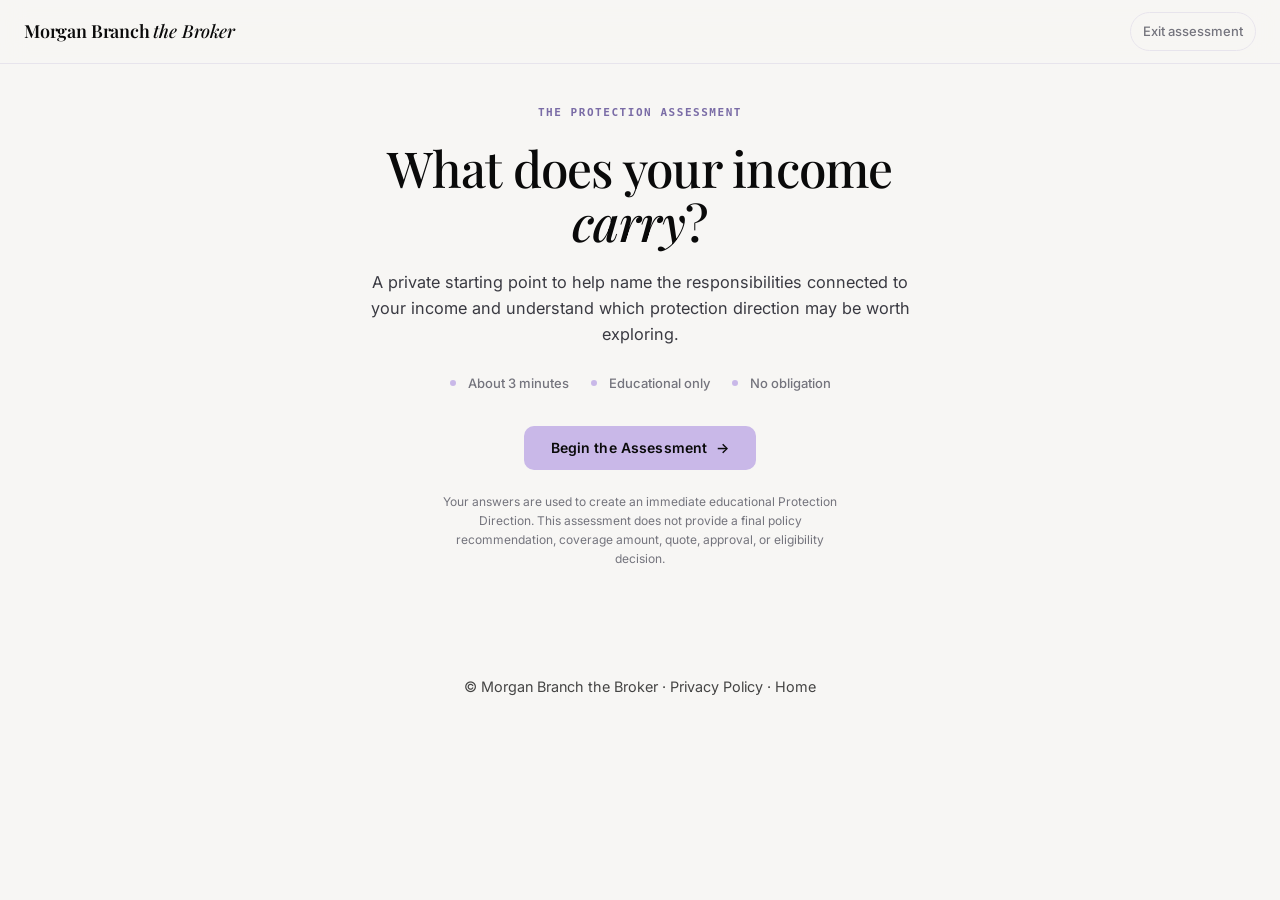
<file: protection-assessment.html>
<!DOCTYPE html>
<html lang="en">
<head>
  <meta charset="UTF-8" />
  <meta name="viewport" content="width=device-width, initial-scale=1.0" />
  <title>The Protection Assessment — Morgan Branch the Broker</title>
  <meta name="description" content="A private, guided starting point to name the responsibilities connected to your income and understand which protection direction may be worth exploring. Educational only — no quote, coverage amount, or approval." />
  <meta name="robots" content="noindex" />
  <link rel="preconnect" href="https://fonts.googleapis.com" />
  <link rel="preconnect" href="https://fonts.gstatic.com" crossorigin />
  <link href="https://fonts.googleapis.com/css2?family=Inter:wght@400;500;600;700&family=Playfair+Display:ital,wght@0,500;0,600;1,500;1,600&display=swap" rel="stylesheet" />
  <link rel="stylesheet" href="assessment.css?v=3" />
  <noscript><style>.ascreen{display:block !important;position:static !important;animation:none !important}.aprogress{display:none !important}</style></noscript>
</head>
<body>

  <!-- Minimal top bar — a focused private experience, not the full site nav -->
  <header class="abar">
    <a class="abar__logo" href="index.html">Morgan Branch <em>the Broker</em></a>
    <a class="abar__exit" href="index.html">Exit assessment</a>
  </header>

  <!-- Progress (shown only during the eight question steps; the Result Gate is NOT a question) -->
  <div class="aprogress" id="aprogress" hidden aria-hidden="true">
    <div class="aprogress__track" id="aprogressTrack" role="progressbar" aria-label="Assessment progress" aria-valuemin="1" aria-valuemax="8" aria-valuenow="1">
      <span class="aseg"></span><span class="aseg"></span><span class="aseg"></span><span class="aseg"></span><span class="aseg"></span><span class="aseg"></span><span class="aseg"></span><span class="aseg"></span>
    </div>
    <span class="aprogress__label" id="aprogressLabel">Question 1 of 8</span>
  </div>

  <main class="astage" id="astage">

    <!-- ============ OPENING ============ -->
    <section class="ascreen is-active" id="s-intro" data-dir="fwd" tabindex="-1" aria-label="Opening">
      <div class="ascreen__inner ascreen__inner--center">
        <p class="aeyebrow">The Protection Assessment</p>
        <h1 class="atitle">What does your income <em>carry</em>?</h1>
        <p class="alead">A private starting point to help name the responsibilities connected to your income and understand which protection direction may be worth exploring.</p>
        <ul class="adetail" aria-label="What to expect">
          <li>About 3 minutes</li>
          <li>Educational only</li>
          <li>No obligation</li>
        </ul>
        <div class="acontrols acontrols--center">
          <button class="abtn abtn--primary" data-nav="next">Begin the Assessment <span class="arw" aria-hidden="true">→</span></button>
        </div>
        <p class="afine">Your answers are used to create an immediate educational Protection Direction. This assessment does not provide a final policy recommendation, coverage amount, quote, approval, or eligibility decision.</p>
      </div>
    </section>

    <!-- ============ QUESTION 1 — Age band (single) ============ -->
    <section class="ascreen" id="s-q1" data-step="1" data-select="single" data-answer="ageBand" data-dir="fwd" tabindex="-1">
      <div class="ascreen__inner">
        <h2 class="aquestion">What age range are you in?</h2>
        <div class="acards" role="group" aria-label="Your age range — choose one" data-answer="ageBand">
          <button type="button" class="acard" data-value="18–29"><span class="acard__label">18–29</span><span class="acard__mark" aria-hidden="true"></span></button>
          <button type="button" class="acard" data-value="30–39"><span class="acard__label">30–39</span><span class="acard__mark" aria-hidden="true"></span></button>
          <button type="button" class="acard" data-value="40–49"><span class="acard__label">40–49</span><span class="acard__mark" aria-hidden="true"></span></button>
          <button type="button" class="acard" data-value="50–59"><span class="acard__label">50–59</span><span class="acard__mark" aria-hidden="true"></span></button>
          <button type="button" class="acard" data-value="60+"><span class="acard__label">60+</span><span class="acard__mark" aria-hidden="true"></span></button>
          <button type="button" class="acard" data-value="Prefer not to say"><span class="acard__label">Prefer not to say</span><span class="acard__mark" aria-hidden="true"></span></button>
        </div>
        <div class="acontrols">
          <button type="button" class="abtn abtn--ghost" data-nav="back"><span class="arw arw--l" aria-hidden="true">←</span> Back</button>
          <button type="button" class="abtn abtn--primary" data-nav="next" disabled>Continue <span class="arw" aria-hidden="true">→</span></button>
        </div>
      </div>
    </section>

    <!-- ============ QUESTION 2 — Income-carrying themes (multi) ============ -->
    <section class="ascreen" id="s-q2" data-step="2" data-select="multi" data-answer="incomeCarryingThemes" data-dir="fwd" tabindex="-1">
      <div class="ascreen__inner">
        <h2 class="aquestion">What parts of life are connected to your income right now?</h2>
        <p class="asupport">Select all that apply.</p>
        <div class="acards acards--stack" role="group" aria-label="Parts of life connected to your income — choose all that apply" data-answer="incomeCarryingThemes">
          <button type="button" class="acard" data-value="My own household and everyday life"><span class="acard__label">My own household and everyday life</span><span class="acard__mark" aria-hidden="true"></span></button>
          <button type="button" class="acard" data-value="A partner or spouse"><span class="acard__label">A partner or spouse</span><span class="acard__mark" aria-hidden="true"></span></button>
          <button type="button" class="acard" data-value="Children or future children"><span class="acard__label">Children or future children</span><span class="acard__mark" aria-hidden="true"></span></button>
          <button type="button" class="acard" data-value="Parents or family members"><span class="acard__label">Parents or family members</span><span class="acard__mark" aria-hidden="true"></span></button>
          <button type="button" class="acard" data-value="A home or housing responsibility"><span class="acard__label">A home or housing responsibility</span><span class="acard__mark" aria-hidden="true"></span></button>
          <button type="button" class="acard" data-value="Debt or a financial obligation"><span class="acard__label">Debt or a financial obligation</span><span class="acard__mark" aria-hidden="true"></span></button>
          <button type="button" class="acard" data-value="A business, side income, or people connected to my work"><span class="acard__label">A business, side income, or people connected to my work</span><span class="acard__mark" aria-hidden="true"></span></button>
          <button type="button" class="acard" data-value="An asset I want to keep or pass on"><span class="acard__label">An asset I want to keep or pass on</span><span class="acard__mark" aria-hidden="true"></span></button>
          <button type="button" class="acard" data-value="A future goal, legacy, or opportunity"><span class="acard__label">A future goal, legacy, or opportunity</span><span class="acard__mark" aria-hidden="true"></span></button>
          <button type="button" class="acard" data-value="I am planning ahead before these things become active"><span class="acard__label">I am planning ahead before these things become active</span><span class="acard__mark" aria-hidden="true"></span></button>
        </div>
        <div class="acontrols">
          <button type="button" class="abtn abtn--ghost" data-nav="back"><span class="arw arw--l" aria-hidden="true">←</span> Back</button>
          <button type="button" class="abtn abtn--primary" data-nav="next" disabled>Continue <span class="arw" aria-hidden="true">→</span></button>
        </div>
      </div>
    </section>

    <!-- ============ QUESTION 3 — Impact themes (multi) ============ -->
    <section class="ascreen" id="s-q3" data-step="3" data-select="multi" data-answer="impactThemes" data-dir="fwd" tabindex="-1">
      <div class="ascreen__inner">
        <h2 class="aquestion">If your income were no longer available, who or what could feel the impact?</h2>
        <p class="asupport">Select all that apply.</p>
        <div class="acards acards--stack" role="group" aria-label="Who or what could feel the impact — choose all that apply" data-answer="impactThemes">
          <button type="button" class="acard" data-value="My partner or spouse"><span class="acard__label">My partner or spouse</span><span class="acard__mark" aria-hidden="true"></span></button>
          <button type="button" class="acard" data-value="My children"><span class="acard__label">My children</span><span class="acard__mark" aria-hidden="true"></span></button>
          <button type="button" class="acard" data-value="My parents or family"><span class="acard__label">My parents or family</span><span class="acard__mark" aria-hidden="true"></span></button>
          <button type="button" class="acard" data-value="My household"><span class="acard__label">My household</span><span class="acard__mark" aria-hidden="true"></span></button>
          <button type="button" class="acard" data-value="My business or work responsibilities"><span class="acard__label">My business or work responsibilities</span><span class="acard__mark" aria-hidden="true"></span></button>
          <button type="button" class="acard" data-value="A home or other asset"><span class="acard__label">A home or other asset</span><span class="acard__mark" aria-hidden="true"></span></button>
          <button type="button" class="acard" data-value="Debt connected to me"><span class="acard__label">Debt connected to me</span><span class="acard__mark" aria-hidden="true"></span></button>
          <button type="button" class="acard" data-value="A future plan or legacy I want to leave behind"><span class="acard__label">A future plan or legacy I want to leave behind</span><span class="acard__mark" aria-hidden="true"></span></button>
          <button type="button" class="acard" data-value="I am not sure yet"><span class="acard__label">I am not sure yet</span><span class="acard__mark" aria-hidden="true"></span></button>
        </div>
        <div class="acontrols">
          <button type="button" class="abtn abtn--ghost" data-nav="back"><span class="arw arw--l" aria-hidden="true">←</span> Back</button>
          <button type="button" class="abtn abtn--primary" data-nav="next" disabled>Continue <span class="arw" aria-hidden="true">→</span></button>
        </div>
      </div>
    </section>

    <!-- ============ QUESTION 4 — Priority order (rank up to 3) ============ -->
    <section class="ascreen" id="s-q4" data-step="4" data-select="rank" data-answer="priorityOrder" data-max="3" data-dir="fwd" tabindex="-1">
      <div class="ascreen__inner">
        <h2 class="aquestion">If your income were no longer available, what would you want handled first?</h2>
        <p class="asupport">Choose up to three and place them in order.</p>
        <div class="acards acards--stack" role="group" aria-label="What to handle first — choose up to three, in order" data-answer="priorityOrder">
          <button type="button" class="acard" data-value="Keep the household stable"><span class="acard__label">Keep the household stable</span><span class="acard__rank" aria-hidden="true"></span></button>
          <button type="button" class="acard" data-value="Protect the home or housing payment"><span class="acard__label">Protect the home or housing payment</span><span class="acard__rank" aria-hidden="true"></span></button>
          <button type="button" class="acard" data-value="Make sure children are supported"><span class="acard__label">Make sure children are supported</span><span class="acard__rank" aria-hidden="true"></span></button>
          <button type="button" class="acard" data-value="Support a partner or spouse"><span class="acard__label">Support a partner or spouse</span><span class="acard__rank" aria-hidden="true"></span></button>
          <button type="button" class="acard" data-value="Avoid leaving debt for someone else"><span class="acard__label">Avoid leaving debt for someone else</span><span class="acard__rank" aria-hidden="true"></span></button>
          <button type="button" class="acard" data-value="Continue support for parents or family"><span class="acard__label">Continue support for parents or family</span><span class="acard__rank" aria-hidden="true"></span></button>
          <button type="button" class="acard" data-value="Protect business or work responsibilities"><span class="acard__label">Protect business or work responsibilities</span><span class="acard__rank" aria-hidden="true"></span></button>
          <button type="button" class="acard" data-value="Protect an asset I have built or want to pass on"><span class="acard__label">Protect an asset I have built or want to pass on</span><span class="acard__rank" aria-hidden="true"></span></button>
          <button type="button" class="acard" data-value="Leave room for a future goal, legacy, or opportunity"><span class="acard__label">Leave room for a future goal, legacy, or opportunity</span><span class="acard__rank" aria-hidden="true"></span></button>
        </div>
        <div class="arank" id="rankPanel" hidden>
          <p class="arank__label">Your order — most important first</p>
          <ol class="arank__list" id="rankList"></ol>
        </div>
        <p class="afine afine--left">This identifies what should lead the protection conversation. It does not determine whose life should be insured or create a product recommendation.</p>
        <div class="acontrols">
          <button type="button" class="abtn abtn--ghost" data-nav="back"><span class="arw arw--l" aria-hidden="true">←</span> Back</button>
          <button type="button" class="abtn abtn--primary" data-nav="next" disabled>Continue <span class="arw" aria-hidden="true">→</span></button>
        </div>
      </div>
    </section>

    <!-- ============ QUESTION 5 — Timeline (single) ============ -->
    <section class="ascreen" id="s-q5" data-step="5" data-select="single" data-answer="timeHorizon" data-dir="fwd" tabindex="-1">
      <div class="ascreen__inner">
        <h2 class="aquestion">When you think about the responsibilities at the top of your list, what timing feels most true?</h2>
        <div class="acards acards--stack" role="group" aria-label="Timing that feels most true — choose one" data-answer="timeHorizon">
          <button type="button" class="acard" data-value="Most have a defined ending point"><span class="acard__label">Most have a defined ending point</span><span class="acard__mark" aria-hidden="true"></span></button>
          <button type="button" class="acard" data-value="Most will likely matter for a long time"><span class="acard__label">Most will likely matter for a long time</span><span class="acard__mark" aria-hidden="true"></span></button>
          <button type="button" class="acard" data-value="I have both short-term and long-term responsibilities"><span class="acard__label">I have both short-term and long-term responsibilities</span><span class="acard__mark" aria-hidden="true"></span></button>
          <button type="button" class="acard" data-value="I am still figuring that out"><span class="acard__label">I am still figuring that out</span><span class="acard__mark" aria-hidden="true"></span></button>
        </div>
        <div class="acontrols">
          <button type="button" class="abtn abtn--ghost" data-nav="back"><span class="arw arw--l" aria-hidden="true">←</span> Back</button>
          <button type="button" class="abtn abtn--primary" data-nav="next" disabled>Continue <span class="arw" aria-hidden="true">→</span></button>
        </div>
      </div>
    </section>

    <!-- ============ QUESTION 6 — Existing coverage (single) ============ -->
    <section class="ascreen" id="s-q6" data-step="6" data-select="single" data-answer="existingCoverageStatus" data-dir="fwd" tabindex="-1">
      <div class="ascreen__inner">
        <h2 class="aquestion">Where do you honestly stand with life insurance today?</h2>
        <div class="acards acards--stack" role="group" aria-label="Where you stand with life insurance — choose one" data-answer="existingCoverageStatus">
          <button type="button" class="acard" data-value="I do not have life insurance yet"><span class="acard__label">I do not have life insurance yet</span><span class="acard__mark" aria-hidden="true"></span></button>
          <button type="button" class="acard" data-value="I have coverage through work only"><span class="acard__label">I have coverage through work only</span><span class="acard__mark" aria-hidden="true"></span></button>
          <button type="button" class="acard" data-value="I have personal coverage"><span class="acard__label">I have personal coverage</span><span class="acard__mark" aria-hidden="true"></span></button>
          <button type="button" class="acard" data-value="I have both work and personal coverage"><span class="acard__label">I have both work and personal coverage</span><span class="acard__mark" aria-hidden="true"></span></button>
          <button type="button" class="acard" data-value="I have coverage, but I am not sure what it does"><span class="acard__label">I have coverage, but I am not sure what it does</span><span class="acard__mark" aria-hidden="true"></span></button>
          <button type="button" class="acard" data-value="I am not sure whether I have coverage"><span class="acard__label">I am not sure whether I have coverage</span><span class="acard__mark" aria-hidden="true"></span></button>
        </div>
        <div class="acontrols">
          <button type="button" class="abtn abtn--ghost" data-nav="back"><span class="arw arw--l" aria-hidden="true">←</span> Back</button>
          <button type="button" class="abtn abtn--primary" data-nav="next" disabled>Continue <span class="arw" aria-hidden="true">→</span></button>
        </div>
      </div>
    </section>

    <!-- ============ QUESTION 7 — Income pattern (single) ============ -->
    <section class="ascreen" id="s-q7" data-step="7" data-select="single" data-answer="incomePattern" data-dir="fwd" tabindex="-1">
      <div class="ascreen__inner">
        <h2 class="aquestion">Which best describes your income right now?</h2>
        <div class="acards acards--stack" role="group" aria-label="What best describes your income — choose one" data-answer="incomePattern">
          <button type="button" class="acard" data-value="Mostly steady employment income"><span class="acard__label">Mostly steady employment income</span><span class="acard__mark" aria-hidden="true"></span></button>
          <button type="button" class="acard" data-value="A mix of steady and variable income"><span class="acard__label">A mix of steady and variable income</span><span class="acard__mark" aria-hidden="true"></span></button>
          <button type="button" class="acard" data-value="Self-employed, freelance, contract, or commission income"><span class="acard__label">Self-employed, freelance, contract, or commission income</span><span class="acard__mark" aria-hidden="true"></span></button>
          <button type="button" class="acard" data-value="Business-owner income"><span class="acard__label">Business-owner income</span><span class="acard__mark" aria-hidden="true"></span></button>
          <button type="button" class="acard" data-value="A transition period or changing income"><span class="acard__label">A transition period or changing income</span><span class="acard__mark" aria-hidden="true"></span></button>
          <button type="button" class="acard" data-value="Prefer not to say"><span class="acard__label">Prefer not to say</span><span class="acard__mark" aria-hidden="true"></span></button>
        </div>
        <div class="acontrols">
          <button type="button" class="abtn abtn--ghost" data-nav="back"><span class="arw arw--l" aria-hidden="true">←</span> Back</button>
          <button type="button" class="abtn abtn--primary" data-nav="next" disabled>Continue <span class="arw" aria-hidden="true">→</span></button>
        </div>
      </div>
    </section>

    <!-- ============ QUESTION 8 — Desired clarity (multi, up to 2) ============ -->
    <section class="ascreen" id="s-q8" data-step="8" data-select="multi" data-answer="educationPriorities" data-max="2" data-dir="fwd" tabindex="-1">
      <div class="ascreen__inner">
        <h2 class="aquestion">What would you like more clarity on first?</h2>
        <p class="asupport">Choose up to two.</p>
        <div class="acards acards--stack" role="group" aria-label="What you would like more clarity on — choose up to two" data-answer="educationPriorities">
          <button type="button" class="acard" data-value="How to protect responsibilities for a defined period"><span class="acard__label">How to protect responsibilities for a defined period</span><span class="acard__mark" aria-hidden="true"></span></button>
          <button type="button" class="acard" data-value="How to keep the monthly cost manageable"><span class="acard__label">How to keep the monthly cost manageable</span><span class="acard__mark" aria-hidden="true"></span></button>
          <button type="button" class="acard" data-value="How longer-term or permanent protection works"><span class="acard__label">How longer-term or permanent protection works</span><span class="acard__mark" aria-hidden="true"></span></button>
          <button type="button" class="acard" data-value="How cash-value life insurance works"><span class="acard__label">How cash-value life insurance works</span><span class="acard__mark" aria-hidden="true"></span></button>
          <button type="button" class="acard" data-value="Whether my current coverage should be reviewed"><span class="acard__label">Whether my current coverage should be reviewed</span><span class="acard__mark" aria-hidden="true"></span></button>
          <button type="button" class="acard" data-value="How to begin without getting overwhelmed"><span class="acard__label">How to begin without getting overwhelmed</span><span class="acard__mark" aria-hidden="true"></span></button>
        </div>
        <div class="acontrols">
          <button type="button" class="abtn abtn--ghost" data-nav="back"><span class="arw arw--l" aria-hidden="true">←</span> Back</button>
          <button type="button" class="abtn abtn--primary" data-nav="next" disabled>See my result <span class="arw" aria-hidden="true">→</span></button>
        </div>
      </div>
    </section>

    <!-- ============ RESULT GATE (repurposed contact form) ============ -->
    <section class="ascreen" id="s-gate" data-dir="fwd" tabindex="-1" aria-label="Your Protection Direction is ready">
      <div class="ascreen__inner">
        <p class="aeyebrow">Your Protection Direction</p>
        <h2 class="atitle atitle--sm">Your Protection Direction is <em>ready</em>.</h2>
        <p class="alead">Add your name and email to view the result built from what you shared.</p>

        <form class="aform" id="gateForm" novalidate>
          <div class="afield-row">
            <div class="afield">
              <label for="fName">First name</label>
              <input type="text" id="fName" name="firstName" autocomplete="given-name" required />
            </div>
            <div class="afield">
              <label for="lName">Last name</label>
              <input type="text" id="lName" name="lastName" autocomplete="family-name" required />
            </div>
          </div>
          <div class="afield">
            <label for="fEmail">Email address</label>
            <input type="email" id="fEmail" name="email" autocomplete="email" inputmode="email" required />
          </div>

          <!-- Honeypot: must stay empty; hidden from people, off the tab order -->
          <div class="ahp" aria-hidden="true">
            <label for="aHP">Do not fill this in</label>
            <input type="text" id="aHP" name="company" tabindex="-1" autocomplete="off" />
          </div>

          <label class="acheck acheck--req">
            <input type="checkbox" id="ackReq" required />
            <span>I understand this assessment provides general educational direction only. It is not a quote, insurance application, coverage recommendation, or guarantee of eligibility or approval.</span>
          </label>
          <label class="acheck">
            <input type="checkbox" id="optMarketing" />
            <span>Send me occasional plain-English education from Morgan Branch the Broker about protection and financial clarity.</span>
          </label>

          <p class="afine afine--left">By continuing, you agree to the <a href="privacy.html">Privacy Policy</a> and understand this assessment does not provide a final policy recommendation, coverage amount, premium, eligibility decision, or insurance approval. Your first name and selected answers are used to prepare an automated summary; your email and last name are <strong>not</strong> sent to that automated step.</p>

          <div class="acontrols">
            <button type="button" class="abtn abtn--ghost" data-nav="back"><span class="arw arw--l" aria-hidden="true">←</span> Back</button>
            <button type="submit" class="abtn abtn--primary" id="gateContinue" disabled>View My Protection Direction <span class="arw" aria-hidden="true">→</span></button>
          </div>
        </form>
      </div>
    </section>

    <!-- ============ RESULT ============ -->
    <section class="ascreen" id="s-result" data-dir="fwd" tabindex="-1" aria-label="Your preliminary protection direction">
      <div class="ascreen__inner">
        <p class="aeyebrow">Your result</p>
        <h1 class="atitle atitle--sm" id="rGreet">Here is where I would start.</h1>
        <p class="alead" id="rSummary"></p>

        <!-- Recovery notice (shown only for an expired/unavailable result) -->
        <div class="rnotice" id="rNotice" hidden role="status" aria-live="polite"></div>

        <!-- 1 — Preliminary Protection Direction (server-determined) -->
        <div class="rblock">
          <p class="rlabel">Your Preliminary Protection Direction</p>
          <div class="rbadges" id="rDirection"></div>
        </div>

        <!-- 2 — Why this direction surfaced (server-determined) -->
        <div class="rblock">
          <p class="rlabel">Why this direction surfaced</p>
          <p class="rbody" id="rReasons"></p>
        </div>

        <!-- 3 — Timing note (server-determined, shown separately from the AI copy) -->
        <div class="rblock">
          <p class="rlabel">Timing note</p>
          <p class="rbody rbody--muted" id="rTimingNote"></p>
        </div>

        <!-- 4 — What to clarify in a quote conversation (server-determined) -->
        <div class="rblock">
          <p class="rlabel">What to clarify in a quote conversation</p>
          <ul class="rfocus" id="rFocus"></ul>
        </div>

        <!-- 5 — Your personalized summary (validated AI reflection ONLY). When no
             validated AI reflection is available, this whole block is hidden — no
             generic fallback summary is ever shown as a substitute. -->
        <div class="rblock" id="rSummaryBlock">
          <p class="rlabel">Your personalized summary</p>
          <div id="rSummaryState" data-state="pending">
            <div class="rpending" id="rPending" role="status" aria-live="polite">
              <span class="rspin" aria-hidden="true"></span>
              <span>Putting your personalized protection direction together…</span>
            </div>
            <div class="rreflection" id="rReflection" hidden></div>
          </div>
        </div>

        <!-- Boundary -->
        <div class="rblock">
          <p class="rlabel">What this does not decide</p>
          <p class="rbody">An exact policy, carrier, coverage amount, premium, eligibility, or approval.</p>
        </div>

        <p class="rboundary">This is a preliminary educational direction based only on what you shared. A quote conversation is where Morgan reviews the full context, existing coverage, affordability, carrier availability, underwriting, and required disclosures.</p>

        <!-- 6 — Choose a next step (private follow-up request; token-gated) -->
        <div class="rblock" id="rFollowUp" hidden>
          <p class="rlabel">Choose your next step</p>
          <p class="rmicro">No new information is collected. Your request is saved privately for Morgan to follow up — you stay in control of the pace.</p>
          <div class="acontrols acontrols--result">
            <button type="button" class="abtn abtn--primary" id="rQuoteConversation" disabled>Request a Free Quote <span class="arw" aria-hidden="true">→</span></button>
            <button type="button" class="abtn abtn--pow" id="rCoverageReview" disabled>Request a Coverage Review</button>
          </div>
          <p class="rfollowup__status" id="rFollowUpStatus" hidden role="status" aria-live="polite"></p>
        </div>

        <div class="acontrols acontrols--result">
          <a class="atextlink" href="index.html">Return to the homepage</a>
        </div>
      </div>
    </section>

  </main>

  <footer class="afooter">
    <p>© Morgan Branch the Broker · <a href="privacy.html">Privacy Policy</a> · <a href="index.html">Home</a></p>
  </footer>

  <script>
    /* Public Assessment Intake endpoints (public submit + token-gated status ONLY).
       The browser never calls the AI model provider, Secrets Manager, or the private
       callback. Overridable for tests by setting window.PA_CONFIG before load. */
    window.PA_CONFIG = window.PA_CONFIG || {
      apiBase: "https://cpluulzzfc.execute-api.us-east-1.amazonaws.com",
      submitPath: "/v1/protection-assessments",
      statusPath: "/v1/protection-assessments/",
      followUpSuffix: "/follow-up",
      // Secure, server-backed Request-a-Quote app (the Lead Desk CloudFront host).
      // When set, "Request a Free Quote" routes to <base>/request-quote.html#t=<token>.
      // Leave empty to keep the private follow-up request behavior. The owner fills
      // this in with the Lead Desk site URL once Stage A is deployed.
      quoteAppBase: "https://d117bf8x84gyff.cloudfront.net",
      assessmentVersion: "protection-assessment-web-2026-09",
      // Bounded, resilient polling: keep polling (per-request abort at getTimeoutMs)
      // until the AI reflection arrives or the overall deadline is reached, then show
      // a plain recovery state. The loader is never left spinning.
      pollIntervalMs: 2500,
      getTimeoutMs: 8000,
      pollDeadlineMs: 75000
    };
  </script>
  <script src="assessment-rules.js?v=4"></script>
  <script src="assessment.js?v=5"></script>
</body>
</html>
</file>
<file: styles.css>
/* =========================================================
   Morgan Branch the Broker — styles.css
   Flat, high-contrast, institutional. No shadows, no gradients.
   ========================================================= */

:root {
  --black: #0A0A0A;
  --white: #ffffff;
  --off-white: #F7F6F4;
  --lavender: #C9B8E8;   /* primary — button fills, link underlines, blockquote border */
  --powder: #B8D4E8;     /* secondary — tag pills, hover states */
  --accent: #5b53c6;     /* deep indigo — small doses only, never a fill */
  --accent-hover: #4b44b0;
  --edge: #DDD0EF;       /* card hover border */
  --edge-light: #F1ECFA; /* card hover fill */
  --body-soft: #3a3a42;  /* long-paragraph ink (headings stay full ink) */

  /* On-dark (ink sections / hero) */
  --ink-label: #b9b2ef;
  --ink-heading: #f6f5fc;
  --ink-body: #e7e6f2;
  --ink-emph: #cfc9f5;

  --gray-text: #74747D;
  --gray-muted: #8a8a95;
  --border-light: #E7E4EC;
  --border-dark: #262626;

  /* Brand accent tokens — restrained lavender + powder blue, used for small
     accents (Responsibility Ledger rows, process-card hover rule). */
  --lav-2: #C9B8E8;
  --pow-2: #B8D4E8;

  --serif: "Playfair Display", Georgia, "Times New Roman", serif;
  --sans: "Inter", -apple-system, BlinkMacSystemFont, "Segoe UI", Roboto, Helvetica, Arial, sans-serif;

  --maxw: 1180px;
  --pad: 24px;
}

* {
  box-sizing: border-box;
  margin: 0;
  padding: 0;
}

html {
  scroll-behavior: smooth;
}

body {
  font-family: var(--sans);
  color: var(--black);
  background: var(--white);
  line-height: 1.6;
  font-size: 16px;
  -webkit-font-smoothing: antialiased;
  -moz-osx-font-smoothing: grayscale;
}

a {
  color: inherit;
  text-decoration: none;
}

img {
  max-width: 100%;
  display: block;
}

a:focus-visible,
button:focus-visible {
  outline: 2px solid var(--accent);
  outline-offset: 3px;
  border-radius: 3px;
}

.container {
  width: 100%;
  max-width: var(--maxw);
  margin: 0 auto;
  padding-left: var(--pad);
  padding-right: var(--pad);
}

/* ---------- Float-in reveal animation ---------- */

.reveal {
  opacity: 0;
  transform: translateY(22px);
  transition: opacity 0.7s cubic-bezier(0.2, 0.6, 0.2, 1),
              transform 0.7s cubic-bezier(0.2, 0.6, 0.2, 1);
  will-change: opacity, transform;
}

.reveal.is-visible {
  opacity: 1;
  transform: none;
}

.reveal--d1 { transition-delay: 0.08s; }
.reveal--d2 { transition-delay: 0.16s; }
.reveal--d3 { transition-delay: 0.24s; }
.reveal--d4 { transition-delay: 0.32s; }
.reveal--d5 { transition-delay: 0.40s; }

@media (prefers-reduced-motion: reduce) {
  .reveal {
    opacity: 1 !important;
    transform: none !important;
    transition: none !important;
  }
}

/* ---------- Typography helpers ---------- */

.label {
  font-family: ui-monospace, SFMono-Regular, Menlo, Consolas, monospace;
  font-size: 11px;
  font-weight: 600;
  letter-spacing: 0.14em;
  text-transform: uppercase;
  color: var(--accent);
  margin-bottom: 22px;
  display: block;
}

.label--dark {
  color: var(--gray-text);
}

.label--black {
  color: var(--black);
}

h1, h2, h3 {
  font-family: var(--serif);
  font-weight: 500;
  line-height: 1.12;
  letter-spacing: -0.01em;
}

.display {
  font-family: var(--serif);
  font-weight: 500;
  font-size: clamp(2.3375rem, 5.5vw, 4.1375rem);
  line-height: 1.08;
  letter-spacing: -0.015em;
}

.headline {
  font-family: var(--serif);
  font-weight: 500;
  font-size: clamp(1.8375rem, 4vw, 2.9375rem);
  line-height: 1.12;
  letter-spacing: -0.01em;
}

em, .em {
  font-family: var(--serif);
  font-style: italic;
}

.subtext {
  font-size: 1.0575rem;
  color: var(--gray-text);
  max-width: 620px;
  margin-top: 26px;
  line-height: 1.65;
}

p + p {
  margin-top: 18px;
}

/* Space between a headline and the body paragraph that follows it */
.two-col .headline + p {
  margin-top: 32px;
}

/* ---------- Sections ---------- */

.section {
  padding: 48px 0;
}

.section--black {
  background: var(--black);
  color: var(--ink-heading);
}

.section--white {
  background: var(--white);
  color: var(--black);
}

.section--offwhite {
  background: var(--off-white);
  color: var(--black);
}

.section--white p,
.section--offwhite p {
  color: var(--body-soft);
}

.section--black .subtext,
.section--black p,
.hero .subtext,
.page-hero .subtext {
  color: var(--ink-body);
}

.section--black .label,
.hero .label,
.page-hero .label {
  color: var(--ink-label);
}

.section--black em,
.hero em,
.page-hero em {
  color: var(--ink-emph);
}

.section--black .textlink {
  color: var(--ink-label);
}

.top-border {
  border-top: 1px solid var(--border-dark);
}

/* ---------- Buttons ---------- */

.btn {
  display: inline-block;
  font-family: var(--sans);
  font-size: 14px;
  font-weight: 600;
  letter-spacing: 0.01em;
  padding: 15px 30px;
  border-radius: 999px;
  border: 1px solid transparent;
  cursor: pointer;
  transition: background 0.18s ease, color 0.18s ease, border-color 0.18s ease;
  line-height: 1;
  text-align: center;
}

.btn--pill {
  background: var(--lavender);
  color: var(--black);
  border-radius: 6px;
}

.btn--pill:hover {
  background: var(--powder);
}

.btn--solid {
  background: var(--black);
  color: #fff;
  border-radius: 6px;
}

.btn--solid:hover {
  background: #2a2a31;
}

.btn--ghost {
  background: transparent;
  color: inherit;
  padding: 15px 4px;
  border: none;
  font-weight: 500;
}

.btn--ghost:hover {
  color: var(--accent-hover);
}

.btn--outline {
  background: transparent;
  color: var(--gray-muted);
  border: 1px solid #444;
  cursor: not-allowed;
}

.section--white .btn--outline,
.section--offwhite .btn--outline {
  color: var(--gray-muted);
  border-color: var(--border-light);
}

.textlink {
  font-family: var(--sans);
  font-size: 14px;
  font-weight: 600;
  color: var(--accent);
  display: inline-block;
  transition: opacity 0.18s ease;
}

.textlink:hover {
  opacity: 0.7;
}

.btn-row {
  display: flex;
  flex-wrap: wrap;
  align-items: center;
  gap: 20px;
  margin-top: 38px;
}

/* Tag / label pill — powder blue */
.tag {
  display: inline-block;
  background: var(--powder);
  color: var(--black);
  text-transform: uppercase;
  letter-spacing: 0.05em;
  font-size: 11px;
  font-weight: 600;
  border-radius: 3px;
  padding: 4px 9px;
}

/* Content links — ink text with a lavender underline (powder on hover) */
p a:not(.btn):not(.textlink) {
  color: inherit;
  text-decoration: underline;
  text-decoration-color: var(--lavender);
  text-decoration-thickness: 2px;
  text-underline-offset: 2px;
  transition: text-decoration-color 0.18s ease;
}

p a:not(.btn):not(.textlink):hover {
  text-decoration-color: var(--powder);
}

/* ---------- Navigation (hamburger / stacked menu at all widths) ---------- */

.nav {
  position: sticky;
  top: 0;
  z-index: 100;
  background: rgba(255, 255, 255, 0.85);
  backdrop-filter: saturate(180%) blur(14px);
  -webkit-backdrop-filter: saturate(180%) blur(14px);
  border-bottom: 1px solid var(--border-light);
}

.nav__inner {
  position: relative;
  display: flex;
  align-items: center;
  justify-content: space-between;
  height: 70px;
  max-width: var(--maxw);
  margin: 0 auto;
  padding: 0 var(--pad);
}

.nav__logo {
  font-family: var(--serif);
  font-size: 19px;
  font-weight: 600;
  color: var(--black);
  letter-spacing: -0.01em;
}

.nav__logo em {
  font-style: italic;
  font-weight: 500;
}

/* Stacked dropdown menu — hidden until toggled, on every screen size */
.nav__links {
  position: absolute;
  top: 70px;
  left: 0;
  right: 0;
  flex-direction: column;
  align-items: flex-start;
  gap: 0;
  background: rgba(255, 255, 255, 0.97);
  backdrop-filter: saturate(180%) blur(14px);
  -webkit-backdrop-filter: saturate(180%) blur(14px);
  border-bottom: 1px solid var(--border-light);
  padding: 8px var(--pad) 22px;
  display: none;
}

.nav__links.open {
  display: flex;
}

.nav__links a {
  width: 100%;
  padding: 15px 0;
  font-size: 15px;
  font-weight: 500;
  color: #333333;
  border-bottom: 1px solid var(--border-light);
  transition: color 0.18s ease;
}

.nav__links a:hover {
  color: var(--black);
}

.nav__links a.nav__cta {
  margin-top: 16px;
  background: var(--black);
  color: var(--white);
  padding: 13px 22px;
  border-radius: 6px;
  font-weight: 600;
  text-align: center;
  border-bottom: none;
}

.nav__links a.nav__cta:hover {
  background: #2a2a31;
  color: var(--white);
}

.nav__toggle {
  display: flex;
  flex-direction: column;
  justify-content: center;
  gap: 5px;
  width: 32px;
  height: 32px;
  background: transparent;
  border: none;
  cursor: pointer;
}

.nav__toggle span {
  display: block;
  width: 26px;
  height: 2px;
  background: var(--black);
  transition: transform 0.2s ease, opacity 0.2s ease;
}

/* ---------- Hero ---------- */

.hero {
  background: var(--black);
  color: var(--ink-heading);
  padding: 44px 0 48px;
}

.hero .display {
  max-width: 14ch;
}

.page-hero {
  background: var(--black);
  color: var(--ink-heading);
  padding: 60px 0 44px;
}

.page-hero .display {
  max-width: 16ch;
}

/* ---------- Pillar preview cards ---------- */

.section-head {
  max-width: 720px;
  margin-bottom: 32px;
}

.section-head--center {
  margin-left: auto;
  margin-right: auto;
  text-align: center;
}

.cards {
  display: grid;
  grid-template-columns: repeat(3, 1fr);
  gap: 22px;
}

/* Card is a full link */
.card {
  border: 1px solid var(--border-light);
  border-radius: 12px;
  padding: 38px 32px;
  display: flex;
  flex-direction: column;
  min-height: 300px;
  background: var(--white);
  color: inherit;
  text-decoration: none;
  transition: border-color 0.2s ease, background 0.2s ease, transform 0.2s ease;
}

a.card:hover {
  border-color: var(--edge);
  background: var(--edge-light);
  transform: translateY(-2px);
}

.section--offwhite .card {
  background: var(--off-white);
}

/* Cards on dark sections: white tiles with dark text for contrast */
.section--black .card {
  background: var(--white);
  border-color: var(--border-light);
}

.section--black .card__title {
  color: var(--black);
}

.section--black .card__body {
  color: var(--black);
}

.section--black a.card:hover {
  background: var(--edge-light);
  border-color: var(--edge);
}

.card--inactive {
  opacity: 0.78;
}

a.card.card--inactive:hover {
  opacity: 1;
}

.card__num {
  font-family: var(--serif);
  font-size: 16px;
  font-weight: 600;
  color: var(--accent);
  letter-spacing: 0.04em;
  margin-bottom: 20px;
}

.card__title {
  font-family: var(--serif);
  font-size: 1.6375rem;
  font-weight: 500;
  margin-bottom: 14px;
}

.card__body {
  font-size: 0.9375rem;
  color: var(--black);
  flex-grow: 1;
}

.card__foot {
  margin-top: 26px;
  display: flex;
  align-items: center;
  gap: 8px;
}

/* Small accent dot in the card meta row */
.card__foot::before {
  content: "";
  width: 5px;
  height: 5px;
  border-radius: 50%;
  background: var(--accent);
  flex: 0 0 auto;
}

.card__cta {
  font-family: var(--sans);
  font-size: 14px;
  font-weight: 600;
  color: var(--accent);
  transition: opacity 0.18s ease;
}

a.card:hover .card__cta {
  opacity: 0.75;
}

.card__soon {
  font-size: 11px;
  font-weight: 600;
  letter-spacing: 0.14em;
  text-transform: uppercase;
  color: var(--gray-muted);
}

.center-link {
  text-align: center;
  margin-top: 48px;
}

/* ---------- Two-column blocks ---------- */

.two-col {
  display: grid;
  grid-template-columns: 1fr 1fr;
  gap: 64px;
  align-items: center;
}

.two-col--top {
  align-items: start;
}

.photo-ph {
  background: #1c1c1c;
  border: 1px solid var(--border-dark);
  width: 100%;
  aspect-ratio: 4 / 5;
  display: flex;
  align-items: center;
  justify-content: center;
}

.section--white .photo-ph,
.section--offwhite .photo-ph {
  background: var(--off-white);
  border: 1px solid var(--border-light);
}

.photo-ph__label {
  font-size: 11px;
  letter-spacing: 0.16em;
  text-transform: uppercase;
  color: var(--gray-muted);
  font-weight: 600;
}

/* ---------- Pillar full rows ---------- */

.pillar-section {
  scroll-margin-top: 84px;
}

.pillar-row {
  display: grid;
  grid-template-columns: 0.85fr 1.15fr;
  gap: 64px;
  align-items: start;
}

.pillar-numeral {
  font-family: var(--serif);
  font-size: 119px;
  font-weight: 600;
  line-height: 1;
  color: var(--edge);
  opacity: 0.7;
  margin-top: 18px;
}

.pillar-left .headline {
  margin-top: 24px;
}

/* ---------- Stat cards ---------- */

.stat-cards {
  display: grid;
  gap: 22px;
}

/* Horizontal (3 across on desktop, stacks on mobile) */
.stat-cards--row {
  grid-template-columns: repeat(3, 1fr);
}

@media (max-width: 640px) {
  .stat-cards--row,
  .stat-cards--pair {
    grid-template-columns: 1fr;
  }
}

.stat-card {
  border: 1px solid var(--border-light);
  padding: 32px;
}

.stat-card__k {
  font-family: ui-monospace, SFMono-Regular, Menlo, Consolas, monospace;
  font-size: 11px;
  font-weight: 600;
  letter-spacing: 0.14em;
  text-transform: uppercase;
  color: var(--accent);
  margin-bottom: 12px;
}

.stat-card__v {
  font-family: var(--serif);
  font-size: 1.2875rem;
  font-weight: 500;
  line-height: 1.3;
}

/* ---------- Framework steps ---------- */

.steps {
  display: grid;
  grid-template-columns: 1fr auto 1fr auto 1fr;
  align-items: stretch;
  gap: 18px;
}

.step {
  border: 1px solid var(--border-dark);
  padding: 34px 28px;
}

.step__num {
  font-family: var(--serif);
  font-size: 14px;
  font-weight: 600;
  color: var(--accent);
  margin-bottom: 16px;
}

.step__title {
  font-family: var(--serif);
  font-size: 1.3875rem;
  font-weight: 500;
  margin-bottom: 12px;
}

.step__body {
  font-size: 0.9175rem;
  color: #b8b8b8;
}

.step-arrow {
  display: flex;
  align-items: center;
  justify-content: center;
  font-size: 23px;
  color: var(--accent);
}

.framework-link {
  margin-top: 46px;
}

/* ---------- CTA section ---------- */

.cta {
  text-align: center;
}

.cta .headline {
  max-width: 18ch;
  margin: 0 auto;
}

.cta p {
  max-width: 560px;
  margin: 24px auto 0;
}

.cta .btn {
  margin-top: 38px;
}

/* ---------- Quote ---------- */

.quote {
  text-align: center;
}

.quote__text {
  font-family: var(--serif);
  font-style: italic;
  font-weight: 500;
  font-size: clamp(1.5rem, 3vw, 2.3rem);
  line-height: 1.32;
  letter-spacing: -0.01em;
  max-width: 22ch;
  margin: 0 auto;
  color: var(--ink-emph);
}

.quote__attr {
  display: block;
  margin-top: 30px;
  font-family: var(--sans);
  font-style: normal;
  font-size: 13px;
  font-weight: 600;
  letter-spacing: 0.16em;
  text-transform: uppercase;
  color: var(--ink-label);
}

/* ---------- Mailing list ---------- */

.mail-inner {
  max-width: 620px;
  margin: 0 auto;
  text-align: center;
}

.mail-inner .headline {
  max-width: 16ch;
  margin: 0 auto;
}

.mail-inner p {
  max-width: 520px;
  margin: 22px auto 0;
  color: var(--gray-text);
}

.section--black .mail-inner p {
  color: #c9c9c9;
}

.mail-form {
  display: flex;
  gap: 12px;
  margin: 34px auto 0;
  max-width: 680px;
}

/* Honeypot: off-screen, not shown to real users */
.mail-hp {
  position: absolute;
  left: -9999px;
  width: 1px;
  height: 1px;
  opacity: 0;
  pointer-events: none;
}

.mail-input {
  flex: 1 1 auto;
  min-width: 0;
  font-family: var(--sans);
  font-size: 15px;
  color: var(--black);
  background: var(--white);
  border: 1px solid var(--border-light);
  border-radius: 999px;
  padding: 15px 22px;
  transition: border-color 0.18s ease;
}

.mail-input::placeholder {
  color: var(--gray-muted);
}

.mail-input:focus {
  outline: none;
  border-color: var(--accent);
}

.mail-form .btn {
  flex: 0 0 auto;
}

.mail-msg {
  min-height: 1.4em;
  margin-top: 18px;
  font-size: 13px;
  font-weight: 500;
}

.mail-msg--ok {
  color: #2f7d4f;
}

.mail-msg--error {
  color: #b23b3b;
}

@media (max-width: 640px) {
  .mail-form {
    flex-direction: column;
  }

  .mail-form .btn {
    width: 100%;
  }
}

/* ---------- Footer ---------- */

.footer {
  background: var(--black);
  color: var(--white);
  padding: 72px 0 40px;
  border-top: 1px solid var(--border-dark);
}

.footer__grid {
  display: grid;
  grid-template-columns: 1.8fr 1fr 1fr;
  gap: 40px;
}

.footer__logo {
  font-family: var(--serif);
  font-size: 19px;
  font-weight: 600;
  margin-bottom: 14px;
}

.footer__logo em {
  font-style: italic;
  font-weight: 500;
}

.footer__tag {
  font-family: var(--serif);
  font-style: italic;
  font-size: 0.9875rem;
  color: #bcbcbc;
  margin-bottom: 20px;
  max-width: 26ch;
}

.footer__col h4 {
  font-family: var(--sans);
  font-size: 11px;
  font-weight: 600;
  letter-spacing: 0.14em;
  text-transform: uppercase;
  color: var(--ink-label);
  margin-bottom: 18px;
}

.footer__col ul {
  list-style: none;
}

.footer__col li {
  margin-bottom: 12px;
}

.footer__col a {
  font-size: 14px;
  color: #cfcfcf;
  transition: color 0.18s ease;
}

.footer__col a:hover {
  color: var(--white);
}

.footer__disclaimer {
  border-top: 1px solid var(--border-dark);
  margin-top: 56px;
  padding-top: 30px;
  font-size: 11.5px;
  line-height: 1.7;
  color: #7c7c7c;
  max-width: 100%;
}

/* ---------- Responsive ---------- */

@media (max-width: 900px) {
  .two-col,
  .pillar-row {
    grid-template-columns: 1fr;
    gap: 40px;
  }

  .cards {
    grid-template-columns: 1fr;
  }

  .steps {
    grid-template-columns: 1fr;
  }

  .step-arrow {
    transform: rotate(90deg);
    padding: 4px 0;
  }

  .footer__grid {
    grid-template-columns: 1fr 1fr;
    gap: 34px;
  }

  .section {
    padding: 40px 0;
  }
}

@media (max-width: 640px) {
  .footer__grid {
    grid-template-columns: 1fr;
    gap: 30px;
  }

  .btn-row {
    flex-direction: column;
    align-items: flex-start;
  }

  .btn--pill {
    width: 100%;
  }

  .pillar-numeral {
    font-size: 87px;
  }
}

/* ---------- Financial Floor page ---------- */

.trust-line {
  margin-top: 22px;
  font-family: ui-monospace, SFMono-Regular, Menlo, Consolas, monospace;
  font-size: 12px;
  font-weight: 600;
  letter-spacing: 0.08em;
  text-transform: uppercase;
  color: var(--ink-label);
}

.floor-steps {
  display: grid;
  grid-template-columns: repeat(4, 1fr);
  gap: 22px;
}

.floor-step {
  border: 1px solid var(--border-light);
  border-radius: 12px;
  padding: 30px 26px;
}

.floor-step__num {
  font-family: var(--serif);
  font-size: 15px;
  font-weight: 600;
  color: var(--accent);
  margin-bottom: 16px;
}

.floor-step__title {
  font-family: var(--serif);
  font-size: 1.3rem;
  font-weight: 500;
  margin-bottom: 12px;
}

.floor-step__body {
  font-size: 0.95rem;
  color: var(--body-soft);
}

.formulas {
  display: grid;
  gap: 20px;
  max-width: 860px;
}

.formula {
  border: 1px solid var(--border-dark);
  border-radius: 12px;
  padding: 26px 30px;
}

.formula__label {
  display: block;
  font-family: ui-monospace, SFMono-Regular, Menlo, Consolas, monospace;
  font-size: 12px;
  font-weight: 600;
  letter-spacing: 0.12em;
  text-transform: uppercase;
  color: var(--ink-label);
  margin-bottom: 12px;
}

.formula__eq {
  display: block;
  font-family: var(--serif);
  font-size: clamp(1.15rem, 2.4vw, 1.55rem);
  line-height: 1.35;
  color: var(--ink-heading);
}

.results {
  display: grid;
  grid-template-columns: repeat(4, 1fr);
  gap: 22px;
}

.result {
  border: 1px solid var(--border-light);
  border-radius: 12px;
  padding: 28px 24px;
  display: flex;
  flex-direction: column;
  gap: 16px;
}

.result__chip {
  align-self: flex-start;
  font-family: var(--sans);
  font-size: 12px;
  font-weight: 700;
  letter-spacing: 0.03em;
  text-transform: uppercase;
  padding: 6px 12px;
  border-radius: 999px;
  border: 1px solid var(--border-light);
}

.result__chip--red { color: #b23b3b; border-color: #e6c6c6; background: #fbf1f1; }
.result__chip--black { color: var(--black); border-color: #d6d6d6; background: var(--off-white); }
.result__chip--green { color: #2f7d4f; border-color: #c2e2ce; background: #f0f8f3; }
.result__chip--review { color: #3f6f8a; border-color: #c4dced; background: #eef6fc; }

.result__body {
  font-size: 0.95rem;
  color: var(--body-soft);
}

.results-note {
  margin-top: 34px;
  max-width: 660px;
  font-size: 1.0575rem;
  color: var(--body-soft);
}

.results-note a {
  color: var(--black);
  text-decoration: underline;
  text-decoration-color: var(--lavender);
  text-decoration-thickness: 2px;
  text-underline-offset: 2px;
  transition: text-decoration-color 0.18s ease;
}

.results-note a:hover {
  text-decoration-color: var(--powder);
}

.reassure {
  max-width: 700px;
  margin: 0 auto;
  text-align: center;
  font-size: 1.0575rem;
  line-height: 1.7;
}

@media (max-width: 900px) {
  .floor-steps,
  .results {
    grid-template-columns: 1fr 1fr;
  }
}

@media (max-width: 640px) {
  .floor-steps,
  .results {
    grid-template-columns: 1fr;
  }
}

/* =========================================================
   Homepage revision — hero grid, Responsibility Ledger,
   process-card hover rule, and two-column Floor + mail block.
   Scoped classes; existing pages are unaffected.
   ========================================================= */

/* ---------- Home hero: text + Responsibility Ledger ---------- */

.hero--home {
  padding: 56px 0 60px;
}

.hero__grid {
  display: grid;
  grid-template-columns: 1.08fr 0.92fr;
  gap: 60px;
  align-items: center;
}

.hero--home .label {
  line-height: 1.7;
}

.hero--home .display {
  max-width: 15ch;
}

/* Hero supporting copy: one step smaller for breathing room; never below 16px. */
.hero--home .subtext {
  font-size: 1rem;
  line-height: 1.6;
  max-width: 52ch;
}

.hero__subtext-2 {
  margin-top: 18px;
}

.hero__cta-row {
  margin-top: 34px;
}

.hero__support {
  margin-top: 16px;
  font-size: 0.875rem;
  line-height: 1.6;
  color: var(--ink-body);
  opacity: 0.72;
  max-width: 46ch;
}

.hero__foot {
  margin-top: 34px;
}

.hero__rule {
  display: block;
  width: 54px;
  height: 1px;
  background: var(--lav-2);
  opacity: 0.6;
  margin-bottom: 16px;
}

.hero__note {
  font-family: var(--serif);
  font-style: italic;
  font-size: 1.02rem;
  line-height: 1.5;
  color: var(--ink-emph);
  max-width: 34ch;
}

/* Arrow-shift CTA (a few pixels right on hover) */
.cta-arrow .arw {
  display: inline-block;
  transition: transform 0.18s ease;
}

.cta-arrow:hover .arw,
.cta-arrow:focus-visible .arw {
  transform: translateX(4px);
}

/* Lavender pill on the dark hero */
.hero--home .btn--pill {
  background: var(--lavender);
  color: var(--black);
}

.hero--home .btn--pill:hover {
  background: var(--powder);
}

/* Secondary button — powder-blue fill, black text. Quieter than the lavender
   primary CTA so Financial Floor stays subordinate to the Protection Assessment. */
.btn--powder {
  background: var(--powder);
  color: var(--black);
  border-radius: 6px;
}

.btn--powder:hover {
  background: var(--pow-2);
}

/* ---------- Responsibility Ledger ---------- */

.ledger {
  border-top: 1px solid rgba(201, 184, 232, 0.28);
}

.ledger__row {
  display: grid;
  grid-template-columns: auto 1fr;
  align-items: baseline;
  gap: 22px;
  padding: 19px 4px;
  border-bottom: 1px solid rgba(201, 184, 232, 0.28);
}

.ledger__num {
  font-family: ui-monospace, SFMono-Regular, Menlo, Consolas, monospace;
  font-size: 12px;
  font-weight: 600;
  letter-spacing: 0.08em;
  color: var(--pow-2);
}

.ledger__text {
  display: flex;
  flex-direction: column;
  gap: 5px;
}

.ledger__label {
  font-family: var(--sans);
  font-size: 12px;
  font-weight: 600;
  letter-spacing: 0.16em;
  text-transform: uppercase;
  color: var(--lav-2);
}

.ledger__desc {
  font-family: var(--serif);
  font-size: 1.22rem;
  font-weight: 500;
  line-height: 1.3;
  color: var(--ink-heading);
}

/* ---------- The Question: responsibility cards ---------- */

.stat-card__p {
  font-size: 0.95rem;
  line-height: 1.6;
  color: var(--body-soft);
}

.section-note {
  max-width: 640px;
  margin: 36px auto 0;
  text-align: center;
  font-size: 1.0575rem;
  line-height: 1.65;
  color: var(--body-soft);
}

/* Supporting line under the "The Question" headline */
.q-sub {
  max-width: 46ch;
  margin: 16px auto 0;
  text-align: center;
  font-size: 1rem;
  line-height: 1.6;
  color: var(--body-soft);
}

/* Second responsibility row: two wider, balanced cards centered in the grid */
.stat-cards--pair {
  grid-template-columns: repeat(2, 1fr);
  max-width: 764px;
  margin: 22px auto 0;
}

/* ---------- How it works: process cards ---------- */

.card.proc {
  position: relative;
  min-height: 260px;
  overflow: hidden;
  transition: border-color 0.2s ease, background 0.2s ease, transform 0.2s ease;
}

/* A thin lavender rule reveals on hover/focus-within */
.card.proc::after {
  content: "";
  position: absolute;
  left: 32px;
  right: 32px;
  top: 0;
  height: 2px;
  background: var(--lav-2);
  transform: scaleX(0);
  transform-origin: left;
  transition: transform 0.22s ease;
}

.card.proc:hover,
.card.proc:focus-within {
  background: var(--edge-light);
  border-color: var(--edge);
  transform: translateY(-2px);
}

.card.proc:hover::after,
.card.proc:focus-within::after {
  transform: scaleX(1);
}

.proc-note {
  margin-top: 34px;
  max-width: 620px;
  font-size: 0.95rem;
  line-height: 1.6;
  color: var(--ink-body);
  opacity: 0.82;
}

.section--black .center-link {
  text-align: left;
  margin-top: 26px;
}

/* ---------- Financial Floor + mailing two-column ---------- */

.mail-two {
  display: grid;
  grid-template-columns: 1fr 1fr;
  gap: 64px;
  align-items: start;
}

.mail-two__left .headline {
  margin-top: 18px;
  max-width: 18ch;
}

.mail-two__left p {
  margin-top: 20px;
  max-width: 44ch;
}

.mail-two__left .textlink {
  margin-top: 26px;
}

/* Financial Floor secondary CTA — centered within its column */
.mail-two__left .btn {
  display: block;
  width: fit-content;
  margin: 26px auto 0;
}

.mail-two__right {
  border: 1px solid var(--border-light);
  border-radius: 12px;
  padding: 34px 32px;
  background: var(--off-white);
}

.mail-two__right .label {
  margin-bottom: 14px;
}

.mail-two__lead {
  font-family: var(--serif);
  font-size: 1.16rem;
  font-weight: 500;
  line-height: 1.4;
  color: var(--black);
  max-width: 30ch;
}

/* Stacked form (full-width fields) inside the narrower right column */
.mail-form--stack {
  flex-direction: column;
  align-items: stretch;
  gap: 12px;
  margin: 24px 0 0;
  max-width: 100%;
}

.mail-form--stack .mail-input {
  width: 100%;
  border-radius: 6px;
}

.mail-form--stack .btn {
  width: 100%;
}

.mail-two__right .mail-msg {
  text-align: left;
}

/* ---------- Footer disclosure ---------- */

.footer__disclosure {
  border-top: 1px solid var(--border-dark);
  margin-top: 56px;
  padding-top: 30px;
  font-size: 11.5px;
  line-height: 1.7;
  color: #9a9aa2;
  max-width: 100%;
  text-align: center;
}

/* Only the homepage footer has a .footer__disclosure before the copyright line,
   so this centers the homepage disclaimers without touching other pages. */
.footer__disclosure + .footer__disclaimer {
  border-top: none;
  margin-top: 16px;
  padding-top: 0;
  text-align: center;
}

/* ---------- Homepage responsive ---------- */

@media (max-width: 900px) {
  .hero__grid {
    grid-template-columns: 1fr;
    gap: 40px;
  }

  /* Keep hero text first; Ledger moves below as a compact full-width block */
  .hero--home .display {
    max-width: 18ch;
  }

  .mail-two {
    grid-template-columns: 1fr;
    gap: 36px;
  }
}

@media (max-width: 640px) {
  .hero--home {
    padding: 40px 0 44px;
  }

  .ledger__row {
    gap: 16px;
    padding: 18px 2px;
  }

  .ledger__desc {
    font-size: 1.1rem;
  }

  .mail-two__right {
    padding: 28px 22px;
  }

  /* "The Question" cards stack vertically on mobile (this rule sits after the
     .stat-cards--pair base declaration, so it wins on source order at <=640px). */
  .stat-cards--pair {
    grid-template-columns: 1fr;
  }
}
</file>
<file: floor.css>
/* ==========================================================================
   The Financial Floor — landing page
   Standalone stylesheet (self-contained; does not depend on styles.css).
   Design matched to the Financial Floor product page.
   ========================================================================== */

:root {
  --paper:      #f7f6f4;   /* off-white ground                     */
  --ink:        #0A0A0A;   /* near-black (dark sections + cards)    */
  --powder:     #b8d4e8;   /* powder-blue band                     */
  --lav:        #c9b8e8;   /* light lavender — accents on dark      */
  --violet:     #7d6ba6;   /* dusty violet — italic accents on light*/
  --muted:      #74747d;   /* mono kickers / fine print             */
  --body:       #3a3a42;   /* body copy on light                    */
  --line:       #e7e4ec;   /* hairline borders on light             */

  --on-dark-label: #9a94a6;
  --on-dark-body:  #e7e6f2;
  --on-dark-fine:  #8a8794;

  --serif: "Playfair Display", Georgia, "Times New Roman", serif;
  --sans:  "Inter", -apple-system, BlinkMacSystemFont, "Segoe UI", sans-serif;
  --mono:  "DM Mono", ui-monospace, "SFMono-Regular", Menlo, monospace;

  --maxw: 1180px;
  --pad:  40px;
}

* { box-sizing: border-box; }

html { -webkit-text-size-adjust: 100%; }

body {
  margin: 0;
  background: var(--paper);
  color: var(--ink);
  font-family: var(--sans);
  font-size: 17px;
  line-height: 1.6;
  -webkit-font-smoothing: antialiased;
  text-rendering: optimizeLegibility;
}

img { max-width: 100%; }

em { font-style: italic; }

.container {
  width: 100%;
  max-width: var(--maxw);
  margin: 0 auto;
  padding: 0 var(--pad);
}

/* --- shared type helpers ------------------------------------------------- */

.kicker {
  font-family: var(--mono);
  font-size: 11.5px;
  font-weight: 500;
  letter-spacing: 0.22em;
  text-transform: uppercase;
  color: var(--muted);
  margin: 0;
}

.serif { font-family: var(--serif); }

.italic-accent { font-style: italic; color: var(--violet); }

/* ==========================================================================
   NAV
   ========================================================================== */

.floor-nav {
  position: sticky;
  top: 0;
  z-index: 50;
  background: rgba(247, 246, 244, 0.9);
  backdrop-filter: saturate(1.2) blur(8px);
  border-bottom: 1px solid var(--line);
}
.floor-nav__inner {
  max-width: var(--maxw);
  margin: 0 auto;
  padding: 16px var(--pad);
  display: flex;
  align-items: center;
  justify-content: space-between;
  gap: 24px;
}
.brand { text-decoration: none; color: inherit; display: block; }
.brand__kicker {
  font-family: var(--mono);
  font-size: 10px;
  letter-spacing: 0.24em;
  text-transform: uppercase;
  color: var(--muted);
  display: block;
  margin-bottom: 2px;
}
.brand__word {
  font-family: var(--serif);
  font-size: 22px;
  font-weight: 600;
  letter-spacing: -0.01em;
  line-height: 1;
}
.brand__word em { color: var(--violet); }

.floor-nav__links {
  display: flex;
  align-items: center;
  gap: 28px;
}
.floor-nav__links a {
  font-family: var(--sans);
  font-size: 14px;
  color: var(--body);
  text-decoration: none;
  letter-spacing: 0.01em;
}
.floor-nav__links a:hover { color: var(--ink); }

.signin {
  font-family: var(--sans);
  font-size: 13.5px;
  font-weight: 500;
  color: var(--ink);
  text-decoration: none;
  border: 1px solid var(--line);
  border-radius: 8px;
  padding: 9px 16px;
  background: #fff;
  white-space: nowrap;
  transition: border-color .15s ease;
}
.signin:hover { border-color: #cfc7bd; }

.nav-toggle {
  display: none;
  flex-direction: column;
  gap: 5px;
  background: none;
  border: 0;
  cursor: pointer;
  padding: 6px;
}
.nav-toggle span {
  width: 24px; height: 2px; background: var(--ink); display: block;
}

/* ==========================================================================
   BUTTONS
   ========================================================================== */

.btn {
  display: inline-flex;
  align-items: center;
  gap: 10px;
  font-family: var(--sans);
  font-size: 14.5px;
  font-weight: 600;
  letter-spacing: 0.01em;
  text-decoration: none;
  border: 1px solid transparent;
  border-radius: 3px;
  padding: 14px 22px;
  cursor: pointer;
  transition: transform .15s ease, opacity .15s ease;
}
.btn:hover { transform: translateY(-1px); }
.btn .arw { width: 15px; height: 15px; }

.btn--dark  { background: var(--ink); color: #fff; }
.btn--light { background: #fff; color: var(--ink); }

/* ==========================================================================
   HERO
   ========================================================================== */

.hero { padding: 92px 0 96px; }
.hero__grid {
  display: grid;
  grid-template-columns: 1.05fr 0.95fr;
  gap: 72px;
  align-items: center;
}
.hero__kicker { margin-bottom: 26px; }

.hero__eyebrow {
  display: flex;
  align-items: center;
  gap: 14px;
  flex-wrap: wrap;
  margin-bottom: 26px;
}
.hero__eyebrow .kicker { margin: 0; }

.badge {
  display: inline-flex;
  align-items: center;
  gap: 7px;
  font-family: var(--mono);
  font-size: 10.5px;
  font-weight: 500;
  letter-spacing: 0.16em;
  text-transform: uppercase;
  color: var(--violet);
  border: 1px solid #d8cfe6;
  background: #efeaf6;
  border-radius: 999px;
  padding: 5px 12px;
}
.badge::before {
  content: "";
  width: 6px; height: 6px; border-radius: 50%;
  background: var(--violet);
  display: inline-block;
}
.hero__title {
  font-family: var(--serif);
  font-weight: 600;
  font-size: clamp(48px, 6.4vw, 92px);
  line-height: 0.98;
  letter-spacing: -0.02em;
  margin: 0 0 28px;
}
.hero__body {
  font-size: 18px;
  line-height: 1.62;
  color: var(--body);
  max-width: 30em;
  margin: 0 0 36px;
}
.hero__cta {
  display: flex;
  align-items: center;
  gap: 22px;
  flex-wrap: wrap;
}
.hero__trust {
  font-family: var(--mono);
  font-size: 11px;
  letter-spacing: 0.16em;
  text-transform: uppercase;
  color: var(--muted);
}

/* --- example card -------------------------------------------------------- */

.example-wrap { position: relative; }
.example-wrap::after {          /* lavender offset block */
  content: "";
  position: absolute;
  inset: 26px -14px -18px 40px;
  background: var(--lav);
  z-index: 0;
}
.example {
  position: relative;
  z-index: 1;
  background: var(--ink);
  color: var(--on-dark-body);
  padding: 34px 34px 30px;
  overflow: hidden;
}
.example::before {              /* small powder tab, top-left */
  content: "";
  position: absolute;
  top: 0; left: 34px;
  width: 60px; height: 7px;
  background: var(--powder);
}
.example__kicker {
  font-family: var(--mono);
  font-size: 11px;
  letter-spacing: 0.2em;
  text-transform: uppercase;
  color: var(--on-dark-label);
  margin: 8px 0 26px;
}
.example__status {
  display: flex;
  align-items: center;
  gap: 9px;
  font-family: var(--mono);
  font-size: 12px;
  letter-spacing: 0.14em;
  text-transform: uppercase;
  color: #fff;
  margin-bottom: 18px;
}
.example__dot {
  width: 7px; height: 7px; border-radius: 50%;
  background: var(--lav);
  display: inline-block;
}
.example__figure {
  font-family: var(--serif);
  font-size: 54px;
  font-weight: 600;
  line-height: 1;
  letter-spacing: -0.01em;
  color: #fff;
}
.example__figure-label {
  font-family: var(--mono);
  font-size: 10.5px;
  letter-spacing: 0.2em;
  text-transform: uppercase;
  color: var(--on-dark-label);
  margin: 8px 0 20px;
}
.example__margin {
  font-family: var(--mono);
  font-size: 13px;
  letter-spacing: 0.02em;
  margin-bottom: 22px;
}
.example__margin strong { color: var(--lav); font-weight: 500; }
.example__margin span {
  color: var(--on-dark-label);
  letter-spacing: 0.16em;
  text-transform: uppercase;
  font-size: 10.5px;
  margin-left: 8px;
}
.example__rows {
  border-top: 1px solid rgba(255,255,255,0.1);
  padding-top: 20px;
  display: flex;
  flex-direction: column;
  gap: 12px;
}
.example__row {
  display: flex;
  justify-content: space-between;
  align-items: baseline;
  font-size: 14px;
}
.example__row span { color: var(--on-dark-body); }
.example__row b {
  font-family: var(--mono);
  font-weight: 500;
  color: #fff;
  letter-spacing: 0.01em;
}
.example__note {
  margin: 22px 0 0;
  font-size: 12.5px;
  font-style: italic;
  color: var(--on-dark-fine);
  line-height: 1.5;
}

/* ==========================================================================
   HOW IT WORKS
   ========================================================================== */

.section { padding: 96px 0; }
.section--white  { background: #ffffff; }
.section--powder { background: var(--powder); }
.section--ink    { background: var(--ink); }

.section-head { margin-bottom: 56px; }
.section-head .kicker { margin-bottom: 20px; }
.section-title {
  font-family: var(--serif);
  font-weight: 500;
  font-size: clamp(32px, 4.2vw, 46px);
  line-height: 1.04;
  letter-spacing: -0.015em;
  margin: 0;
}

.steps {
  display: grid;
  grid-template-columns: repeat(4, 1fr);
  gap: 0;
  border: 1px solid var(--line);
}
.step {
  padding: 30px 26px 34px;
  border-right: 1px solid var(--line);
}
.step:last-child { border-right: 0; }
.step__num {
  font-family: var(--mono);
  font-size: 12px;
  letter-spacing: 0.1em;
  color: var(--violet);
  margin-bottom: 40px;
}
.step__title {
  font-family: var(--serif);
  font-size: 20px;
  font-weight: 600;
  line-height: 1.2;
  margin: 0 0 12px;
}
.step__body {
  font-size: 14px;
  line-height: 1.55;
  color: var(--body);
  margin: 0;
}

/* ==========================================================================
   PRIVATE BY DESIGN (powder band)
   ========================================================================== */

.privacy__grid {
  display: grid;
  grid-template-columns: 1.1fr 0.9fr;
  gap: 64px;
  align-items: start;
}
.privacy__lock {
  width: 26px; height: 26px; margin-bottom: 26px; color: var(--ink);
}
.privacy .kicker { color: #4d5a66; margin-bottom: 20px; }
.privacy__title {
  font-family: var(--serif);
  font-weight: 500;
  font-size: clamp(30px, 3.8vw, 42px);
  line-height: 1.06;
  letter-spacing: -0.015em;
  margin: 0;
  color: var(--ink);
}
.privacy__title em { color: var(--violet); font-style: italic; }
.privacy__body {
  font-size: 17px;
  line-height: 1.65;
  color: #33414c;
  margin: 0 0 26px;
}
.privacy__link {
  display: inline-flex;
  align-items: center;
  gap: 9px;
  font-family: var(--sans);
  font-size: 14px;
  font-weight: 600;
  color: var(--ink);
  text-decoration: none;
  border-bottom: 1px solid var(--ink);
  padding-bottom: 4px;
}
.privacy__link .arw { width: 15px; height: 15px; }

/* ==========================================================================
   CTA (dark)
   ========================================================================== */

.cta { text-align: center; }
.cta .kicker { color: var(--lav); margin-bottom: 28px; }
.cta__title {
  font-family: var(--serif);
  font-weight: 500;
  font-size: clamp(34px, 5vw, 52px);
  line-height: 1.08;
  letter-spacing: -0.015em;
  color: #fff;
  margin: 0 auto 40px;
  max-width: 14em;
}
.cta__title em { color: var(--lav); font-style: italic; }
.cta__sub {
  color: var(--on-dark-body);
  font-size: 16px;
  line-height: 1.6;
  margin: 0 auto 30px;
  max-width: 30em;
}

/* waitlist form (on dark CTA) */
.waitlist-form {
  display: flex;
  gap: 12px;
  justify-content: center;
  flex-wrap: wrap;
  max-width: 520px;
  margin: 0 auto;
}
.waitlist-input {
  font-family: var(--sans);
  font-size: 15px;
  color: #fff;
  background: rgba(255,255,255,0.04);
  border: 1px solid rgba(255,255,255,0.22);
  border-radius: 3px;
  padding: 13px 15px;
  flex: 1 1 160px;
  min-width: 0;
}
.waitlist-input::placeholder { color: var(--on-dark-fine); }
.waitlist-input:focus {
  outline: none;
  border-color: var(--lav);
}
.waitlist-form .btn { flex: 0 0 auto; }
.waitlist-hp {
  position: absolute !important;
  left: -9999px !important;
  width: 1px; height: 1px;
  opacity: 0;
}
.waitlist-msg {
  min-height: 1.2em;
  margin: 18px 0 0;
  font-size: 14px;
  color: var(--lav);
}

.cta__fine {
  display: flex;
  align-items: center;
  justify-content: center;
  gap: 9px;
  margin: 34px 0 0;
  font-size: 13px;
  color: var(--on-dark-fine);
}
.cta__fine svg { width: 15px; height: 15px; }

@media (max-width: 560px) {
  .waitlist-form { flex-direction: column; }
  .waitlist-form .btn { width: 100%; justify-content: center; }
}

/* ==========================================================================
   FOOTER
   ========================================================================== */

.floor-foot {
  background: var(--paper);
  border-top: 1px solid var(--line);
  padding: 40px 0;
}
.floor-foot__inner {
  max-width: var(--maxw);
  margin: 0 auto;
  padding: 0 var(--pad);
  display: flex;
  justify-content: space-between;
  align-items: center;
  gap: 20px;
  font-size: 14px;
  color: var(--body);
}
.floor-foot__tag { color: var(--muted); }

/* ==========================================================================
   REVEAL animation
   ========================================================================== */

.reveal {
  opacity: 0;
  transform: translateY(16px);
  transition: opacity .7s ease, transform .7s ease;
}
.reveal.is-in { opacity: 1; transform: none; }
.reveal--d1 { transition-delay: .08s; }
.reveal--d2 { transition-delay: .16s; }
.reveal--d3 { transition-delay: .24s; }
@media (prefers-reduced-motion: reduce) {
  .reveal { opacity: 1; transform: none; transition: none; }
}

/* ==========================================================================
   RESPONSIVE
   ========================================================================== */

@media (max-width: 900px) {
  :root { --pad: 22px; }
  .floor-nav__links { display: none; }
  .nav-toggle { display: flex; }
  .floor-nav__links.is-open {
    display: flex;
    flex-direction: column;
    align-items: flex-start;
    gap: 16px;
    position: absolute;
    top: 100%; left: 0; right: 0;
    background: var(--paper);
    border-bottom: 1px solid var(--line);
    padding: 20px var(--pad);
  }
  .hero { padding: 56px 0 64px; }
  .hero__grid { grid-template-columns: 1fr; gap: 48px; }
  .section { padding: 64px 0; }
  .steps { grid-template-columns: 1fr 1fr; }
  .step:nth-child(2) { border-right: 0; }
  .step:nth-child(1), .step:nth-child(2) { border-bottom: 1px solid var(--line); }
  .privacy__grid { grid-template-columns: 1fr; gap: 32px; }
  .floor-foot__inner { flex-direction: column; align-items: flex-start; gap: 8px; }
}

@media (max-width: 520px) {
  .steps { grid-template-columns: 1fr; }
  .step { border-right: 0; border-bottom: 1px solid var(--line); }
  .step:last-child { border-bottom: 0; }
  .hero__cta { align-items: flex-start; }
}

/* prototype preview link (hero) */
.hero__preview { margin: 16px 0 0; font-size: 14px; }
.hero__preview a { color: var(--violet); text-decoration: none; border-bottom: 1px solid transparent; font-weight: 500; }
.hero__preview a:hover { border-bottom-color: var(--violet); }
</file>
<file: assessment.css>
/* =========================================================
   The Protection Assessment — assessment.css
   A focused, private, guided experience. Same brand system as
   the homepage: Playfair Display + Inter, ink / off-white /
   lavender / powder-blue. No gradients, no imagery, restraint.
   ========================================================= */

:root {
  --ink: #0a0a0a;
  --white: #ffffff;
  --paper: #f7f6f4;
  --lav: #C9B8E8;          /* lavender accent — selection + primary button */
  --lav-soft: #f1ecfa;     /* soft lavender selection fill */
  --lav-line: #ddd0ef;
  --pow: #B8D4E8;          /* powder blue accent */
  --pow-soft: #eef6fc;
  --line: #e7e4ec;
  --muted: #74747d;
  --ink-soft: #3a3a42;
  --serif: "Playfair Display", Georgia, "Times New Roman", serif;
  --sans: "Inter", -apple-system, BlinkMacSystemFont, "Segoe UI", Roboto, Helvetica, Arial, sans-serif;
  --dur: 0.22s;
  --ease: cubic-bezier(0.2, 0.6, 0.2, 1);
}

* { box-sizing: border-box; margin: 0; padding: 0; }

html { scroll-behavior: smooth; }

body {
  font-family: var(--sans);
  color: var(--ink);
  background: var(--paper);
  line-height: 1.6;
  font-size: 16px;
  -webkit-font-smoothing: antialiased;
  -moz-osx-font-smoothing: grayscale;
  min-height: 100vh;
}

a { color: inherit; text-decoration: none; }

:focus-visible {
  outline: 2px solid var(--ink);
  outline-offset: 3px;
  border-radius: 4px;
}

em { font-family: var(--serif); font-style: italic; }

/* ---------- Top bar ---------- */

.abar {
  position: sticky;
  top: 0;
  z-index: 50;
  display: flex;
  align-items: center;
  justify-content: space-between;
  height: 64px;
  padding: 0 24px;
  background: rgba(247, 246, 244, 0.86);
  backdrop-filter: saturate(180%) blur(12px);
  -webkit-backdrop-filter: saturate(180%) blur(12px);
  border-bottom: 1px solid var(--line);
}

.abar__logo {
  font-family: var(--serif);
  font-size: 18px;
  font-weight: 600;
  letter-spacing: -0.01em;
  color: var(--ink);
}
.abar__logo em { font-weight: 500; }

.abar__exit {
  font-size: 13px;
  font-weight: 500;
  color: var(--muted);
  padding: 8px 12px;
  border-radius: 999px;
  border: 1px solid var(--line);
  transition: color var(--dur) var(--ease), border-color var(--dur) var(--ease);
}
.abar__exit:hover { color: var(--ink); border-color: var(--lav-line); }

/* ---------- Progress ---------- */

.aprogress {
  max-width: 720px;
  margin: 0 auto;
  padding: 20px 24px 0;
  display: flex;
  align-items: center;
  gap: 16px;
}
.aprogress[hidden] { display: none; }

.aprogress__track {
  display: grid;
  grid-auto-flow: column;
  grid-auto-columns: 1fr;
  gap: 6px;
  flex: 1 1 auto;
}
.aseg {
  height: 4px;
  border-radius: 999px;
  background: #e4e0ea;
  transition: background var(--dur) var(--ease);
}
.aseg.is-done { background: var(--lav); }

.aprogress__label {
  font-family: ui-monospace, SFMono-Regular, Menlo, Consolas, monospace;
  font-size: 11px;
  font-weight: 600;
  letter-spacing: 0.08em;
  text-transform: uppercase;
  color: var(--muted);
  white-space: nowrap;
}

/* ---------- Stage + screens ---------- */

.astage {
  position: relative;
  max-width: 720px;
  margin: 0 auto;
  padding: 40px 24px 72px;
}

.ascreen { display: none; }
.ascreen.is-active { display: block; }

.ascreen__inner { max-width: 620px; }
.ascreen__inner--center { text-align: center; margin: 0 auto; }

/* directional slide-in */
.ascreen.is-active[data-dir="fwd"] { animation: aSlideFwd var(--dur) var(--ease) both; }
.ascreen.is-active[data-dir="back"] { animation: aSlideBack var(--dur) var(--ease) both; }

@keyframes aSlideFwd {
  from { opacity: 0; transform: translateX(26px); }
  to   { opacity: 1; transform: none; }
}
@keyframes aSlideBack {
  from { opacity: 0; transform: translateX(-26px); }
  to   { opacity: 1; transform: none; }
}

/* subtle content stagger */
.ascreen.is-active .aeyebrow { animation: aRise 0.34s var(--ease) both; animation-delay: 0.02s; }
.ascreen.is-active .atitle,
.ascreen.is-active .aquestion { animation: aRise 0.36s var(--ease) both; animation-delay: 0.05s; }
.ascreen.is-active .alead,
.ascreen.is-active .asupport { animation: aRise 0.38s var(--ease) both; animation-delay: 0.09s; }
.ascreen.is-active .acards,
.ascreen.is-active .aform,
.ascreen.is-active .adetail { animation: aRise 0.4s var(--ease) both; animation-delay: 0.13s; }

@keyframes aRise {
  from { opacity: 0; transform: translateY(10px); }
  to   { opacity: 1; transform: none; }
}

/* ---------- Typography ---------- */

.aeyebrow {
  font-family: ui-monospace, SFMono-Regular, Menlo, Consolas, monospace;
  font-size: 11px;
  font-weight: 600;
  letter-spacing: 0.14em;
  text-transform: uppercase;
  color: #7a6ca6;
  margin-bottom: 18px;
}

.atitle {
  font-family: var(--serif);
  font-weight: 500;
  font-size: clamp(2rem, 4.6vw, 3.1rem);
  line-height: 1.1;
  letter-spacing: -0.015em;
}
.atitle--sm { font-size: clamp(1.7rem, 3.6vw, 2.4rem); }
.atitle--xs { font-size: clamp(1.4rem, 3vw, 1.8rem); }

.aquestion {
  font-family: var(--serif);
  font-weight: 500;
  font-size: clamp(1.55rem, 3.4vw, 2.15rem);
  line-height: 1.16;
  letter-spacing: -0.01em;
  max-width: 18ch;
}

.alead {
  font-size: 1.02rem;
  line-height: 1.6;
  color: var(--ink-soft);
  margin-top: 20px;
  max-width: 54ch;
}
.ascreen__inner--center .alead { margin-left: auto; margin-right: auto; }

.asupport {
  font-size: 0.95rem;
  color: var(--muted);
  margin-top: 14px;
}

/* opening detail row */
.adetail {
  list-style: none;
  display: flex;
  flex-wrap: wrap;
  justify-content: center;
  gap: 10px 22px;
  margin-top: 26px;
}
.adetail li {
  position: relative;
  font-size: 13px;
  font-weight: 500;
  color: var(--muted);
  padding-left: 18px;
}
.adetail li::before {
  content: "";
  position: absolute;
  left: 0; top: 50%;
  width: 6px; height: 6px;
  margin-top: -3px;
  border-radius: 50%;
  background: var(--lav);
}

.afine {
  margin-top: 22px;
  font-size: 12px;
  line-height: 1.6;
  color: var(--muted);
  max-width: 52ch;
}
.ascreen__inner--center .afine { margin-left: auto; margin-right: auto; }
.afine--left { text-align: left; margin-top: 6px; }
.afine a { text-decoration: underline; text-decoration-color: var(--lav); text-underline-offset: 2px; }

/* ---------- Answer cards ---------- */

.acards {
  display: grid;
  grid-template-columns: repeat(2, 1fr);
  gap: 12px;
  margin-top: 28px;
}

.acard {
  display: flex;
  align-items: center;
  justify-content: space-between;
  gap: 14px;
  text-align: left;
  min-height: 66px;
  padding: 16px 18px;
  background: var(--white);
  border: 1.5px solid var(--line);
  border-radius: 12px;
  cursor: pointer;
  font-family: var(--sans);
  transition: border-color var(--dur) var(--ease), background var(--dur) var(--ease), transform var(--dur) var(--ease);
}
.acard:hover { border-color: var(--lav-line); }
.acard:active { transform: scale(0.985); }

.acard__label {
  font-size: 0.98rem;
  font-weight: 500;
  color: var(--ink);
  line-height: 1.35;
}

.acard__mark {
  flex: 0 0 auto;
  width: 22px;
  height: 22px;
  border-radius: 50%;
  border: 1.5px solid #cfcbd6;
  position: relative;
  transition: border-color var(--dur) var(--ease), background var(--dur) var(--ease);
}
/* multi-select marks read as rounded squares */
.ascreen[data-select="multi"] .acard__mark { border-radius: 7px; }

/* Long-label questions read better as a single stacked column */
.acards--stack { grid-template-columns: 1fr; }

/* Rank badge (Q4) — a calm ordinal chip instead of a checkbox */
.acard__rank {
  flex: 0 0 auto;
  min-width: 34px;
  height: 26px;
  padding: 0 9px;
  display: inline-flex;
  align-items: center;
  justify-content: center;
  font-size: 12px;
  font-weight: 700;
  letter-spacing: 0.02em;
  color: var(--muted);
  border: 1.5px solid #d3cfe0;
  border-radius: 999px;
  background: transparent;
  transition: color var(--dur) var(--ease), border-color var(--dur) var(--ease), background var(--dur) var(--ease);
}
.acard.is-ranked { border-color: var(--lav); background: var(--lav-soft); }
.acard.is-ranked .acard__rank { color: var(--ink); border-color: var(--lav); background: var(--lav); }

/* Rank reorder panel */
.arank {
  margin-top: 18px;
  background: var(--white);
  border: 1px solid var(--line);
  border-radius: 12px;
  padding: 16px 18px;
}
.arank[hidden] { display: none; }
.arank__label {
  font-family: ui-monospace, SFMono-Regular, Menlo, Consolas, monospace;
  font-size: 11px; font-weight: 600; letter-spacing: 0.1em; text-transform: uppercase;
  color: var(--muted); margin-bottom: 12px;
}
.arank__list { list-style: none; display: flex; flex-direction: column; gap: 8px; }
.arank__item { display: flex; align-items: center; gap: 12px; }
.arank__chip {
  flex: 0 0 auto; min-width: 34px; height: 26px; padding: 0 9px;
  display: inline-flex; align-items: center; justify-content: center;
  font-size: 12px; font-weight: 700; color: var(--ink);
  background: var(--lav); border-radius: 999px;
}
.arank__name { flex: 1 1 auto; font-size: 0.95rem; color: var(--ink); line-height: 1.35; }
.arank__moves { flex: 0 0 auto; display: inline-flex; gap: 6px; }
.arank__btn {
  width: 30px; height: 30px; display: inline-flex; align-items: center; justify-content: center;
  font-size: 15px; color: var(--ink-soft);
  background: var(--paper); border: 1px solid var(--line); border-radius: 8px; cursor: pointer;
  transition: border-color var(--dur) var(--ease), color var(--dur) var(--ease), opacity var(--dur) var(--ease);
}
.arank__btn:hover { border-color: var(--lav-line); color: var(--ink); }
.arank__btn:disabled { opacity: 0.4; cursor: not-allowed; }
.arank__btn--x { color: var(--muted); font-size: 18px; }

.acard[aria-pressed="true"] {
  border-color: var(--lav);
  background: var(--lav-soft);
}
.acard[aria-pressed="true"] .acard__mark {
  border-color: var(--lav);
  background: var(--lav);
}
.acard[aria-pressed="true"] .acard__mark::after {
  content: "";
  position: absolute;
  left: 7px; top: 3.5px;
  width: 6px; height: 11px;
  border: solid var(--ink);
  border-width: 0 2px 2px 0;
  transform: rotate(45deg);
}

/* ---------- Controls / buttons ---------- */

.acontrols {
  display: flex;
  align-items: center;
  justify-content: space-between;
  gap: 14px;
  margin-top: 32px;
}
.acontrols--center { justify-content: center; }
.acontrols--result { flex-direction: column; align-items: flex-start; gap: 18px; margin-top: 36px; }

.abtn {
  display: inline-flex;
  align-items: center;
  gap: 9px;
  font-family: var(--sans);
  font-size: 14px;
  font-weight: 600;
  letter-spacing: 0.01em;
  padding: 14px 26px;
  border-radius: 10px;
  border: 1.5px solid transparent;
  cursor: pointer;
  line-height: 1;
  transition: background var(--dur) var(--ease), color var(--dur) var(--ease),
              border-color var(--dur) var(--ease), transform 0.12s var(--ease), opacity var(--dur) var(--ease);
}
.abtn:active { transform: scale(0.97); }

.abtn--primary { background: var(--lav); color: var(--ink); }
.abtn--primary:hover { background: #bfa9e2; }
.abtn--primary:disabled {
  background: #ece8f2;
  color: #a9a4b5;
  cursor: not-allowed;
  opacity: 1;
}
.abtn--primary:disabled:active { transform: none; }

/* Powder-blue brand variant (soft blue) — same shape as --primary. */
.abtn--pow { background: var(--pow); color: var(--ink); }
.abtn--pow:hover { background: #a6c9e0; }
.abtn--pow:disabled {
  background: #e8eff5;
  color: #9fb0bd;
  cursor: not-allowed;
  opacity: 1;
}
.abtn--pow:disabled:active { transform: none; }

.abtn--ghost {
  background: transparent;
  color: var(--muted);
  border-color: var(--line);
}
.abtn--ghost:hover { color: var(--ink); border-color: var(--lav-line); }
.abtn--ghost:disabled {
  color: #b7b2c2;
  border-color: #ece8f2;
  cursor: not-allowed;
}
.abtn--ghost:disabled:active { transform: none; }

/* Follow-up request confirmation / recovery line. */
.rfollowup__status {
  margin-top: 14px;
  font-size: 0.95rem;
  color: var(--muted);
}
.rfollowup__status[data-kind="ok"] {
  color: #2f7d4f;
  font-weight: 600;
}

.arw { transition: transform var(--dur) var(--ease); }
.abtn:hover .arw:not(.arw--l) { transform: translateX(3px); }
.abtn:hover .arw--l { transform: translateX(-3px); }

.atextlink {
  font-size: 14px;
  font-weight: 600;
  color: #7a6ca6;
  text-decoration: underline;
  text-decoration-color: var(--lav);
  text-underline-offset: 3px;
}
.atextlink:hover { color: var(--ink); }

/* ---------- Lead form ---------- */

.aform { margin-top: 28px; }

.afield-row {
  display: grid;
  grid-template-columns: 1fr 1fr;
  gap: 14px;
}

.afield { margin-bottom: 16px; }

.afield label {
  display: block;
  font-size: 12px;
  font-weight: 600;
  letter-spacing: 0.04em;
  text-transform: uppercase;
  color: var(--muted);
  margin-bottom: 7px;
}

.afield input,
.aselectwrap select {
  width: 100%;
  font-family: var(--sans);
  font-size: 15px;
  color: var(--ink);
  background: var(--white);
  border: 1.5px solid var(--line);
  border-radius: 10px;
  padding: 13px 15px;
  transition: border-color var(--dur) var(--ease);
}
.afield input:focus,
.aselectwrap select:focus { outline: none; border-color: var(--lav); }
.afield input::placeholder { color: #a9a4b5; }

.aselectwrap { position: relative; }
.aselectwrap::after {
  content: "";
  position: absolute;
  right: 16px; top: 50%;
  width: 8px; height: 8px;
  margin-top: -6px;
  border: solid var(--muted);
  border-width: 0 2px 2px 0;
  transform: rotate(45deg);
  pointer-events: none;
}
.aselectwrap select { appearance: none; -webkit-appearance: none; padding-right: 40px; }

.acheck {
  display: flex;
  align-items: flex-start;
  gap: 11px;
  margin-top: 14px;
  font-size: 14px;
  line-height: 1.5;
  color: var(--ink-soft);
  cursor: pointer;
}
.acheck input {
  flex: 0 0 auto;
  width: 18px; height: 18px;
  margin-top: 2px;
  accent-color: #8a79ba;
}
.acheck--req { color: var(--ink); font-weight: 500; }

/* ---------- Transition loader ---------- */

.aloader {
  display: flex;
  justify-content: center;
  gap: 10px;
  margin-top: 40px;
}
.aloader span {
  width: 10px; height: 10px;
  border-radius: 50%;
  background: var(--lav);
  animation: aPulse 1.1s var(--ease) infinite;
}
.aloader span:nth-child(2) { animation-delay: 0.16s; background: #cfc3e6; }
.aloader span:nth-child(3) { animation-delay: 0.32s; background: var(--pow); }
@keyframes aPulse {
  0%, 100% { opacity: 0.3; transform: translateY(0); }
  50% { opacity: 1; transform: translateY(-6px); }
}

/* ---------- Result ---------- */

.rblock {
  padding: 24px 0;
  border-top: 1px solid var(--line);
  margin-top: 4px;
}
.rblock:first-of-type { margin-top: 30px; }
/* When a block is hidden (e.g. the personalized-summary block with no validated AI
   reflection), it must fully collapse — explicit rule so no future display value
   can outrank the UA [hidden] rule. */
.rblock[hidden] { display: none; }

.rlabel {
  font-family: ui-monospace, SFMono-Regular, Menlo, Consolas, monospace;
  font-size: 11px;
  font-weight: 600;
  letter-spacing: 0.12em;
  text-transform: uppercase;
  color: var(--muted);
  margin-bottom: 14px;
}

.rbody {
  font-size: 1rem;
  line-height: 1.65;
  color: var(--ink-soft);
  max-width: 60ch;
}

.rblock--split { display: grid; grid-template-columns: 1fr 1fr; gap: 22px 32px; }
.rblock--split > div { min-width: 0; }

.rpriority { list-style: none; display: flex; flex-direction: column; gap: 10px; }
.rpriority__item { display: flex; align-items: center; gap: 12px; }
.rpriority__rank {
  flex: 0 0 auto; min-width: 34px; height: 26px; padding: 0 9px;
  display: inline-flex; align-items: center; justify-content: center;
  font-size: 12px; font-weight: 700; color: var(--ink);
  background: var(--lav-soft); border: 1.5px solid var(--lav); border-radius: 999px;
}
.rpriority__name { font-size: 1rem; color: var(--ink); line-height: 1.4; }

.rcards { display: grid; grid-template-columns: repeat(auto-fill, minmax(240px, 1fr)); gap: 12px; }
.rcard { background: var(--white); border: 1px solid var(--line); border-radius: 12px; padding: 16px 18px; }
.rcard__title { font-family: var(--serif); font-weight: 500; font-size: 1.05rem; color: var(--ink); margin-bottom: 6px; }
.rcard__body { font-size: 0.92rem; line-height: 1.55; color: var(--ink-soft); }

.rchips { display: flex; flex-wrap: wrap; gap: 9px; }
.rchip {
  font-size: 13px;
  font-weight: 600;
  color: var(--ink);
  background: var(--pow-soft);
  border: 1px solid #d3e6f4;
  border-radius: 999px;
  padding: 7px 15px;
}

.rbadges { display: flex; flex-wrap: wrap; gap: 12px; }
.rbadge {
  font-family: var(--serif);
  font-size: 1.15rem;
  font-weight: 500;
  color: var(--ink);
  background: var(--lav-soft);
  border: 1.5px solid var(--lav);
  border-radius: 12px;
  padding: 16px 22px;
}
.rbadge--pow { background: var(--pow-soft); border-color: var(--pow); }

.rboundary {
  margin-top: 26px;
  font-size: 12.5px;
  line-height: 1.7;
  color: var(--muted);
  max-width: 64ch;
  padding: 16px 18px;
  background: var(--white);
  border: 1px solid var(--line);
  border-radius: 12px;
}

/* ---------- Modal ---------- */

.amodal {
  position: fixed;
  inset: 0;
  z-index: 100;
  display: flex;
  align-items: center;
  justify-content: center;
  padding: 24px;
}
.amodal[hidden] { display: none; }

.amodal__scrim {
  position: absolute;
  inset: 0;
  background: rgba(10, 10, 10, 0.44);
  animation: aFade 0.2s var(--ease) both;
}
.amodal__box {
  position: relative;
  z-index: 1;
  max-width: 460px;
  width: 100%;
  background: var(--paper);
  border-radius: 16px;
  padding: 34px 30px 30px;
  animation: aPop 0.22s var(--ease) both;
}
.amodal__close {
  position: absolute;
  top: 12px; right: 14px;
  width: 34px; height: 34px;
  font-size: 24px;
  line-height: 1;
  color: var(--muted);
  background: transparent;
  border: none;
  border-radius: 8px;
  cursor: pointer;
}
.amodal__close:hover { color: var(--ink); }
.amodal .aeyebrow { color: #7a6ca6; }
.amodal .alead { margin-top: 14px; font-size: 0.96rem; }
.amodal .acontrols { margin-top: 24px; }

@keyframes aFade { from { opacity: 0; } to { opacity: 1; } }
@keyframes aPop {
  from { opacity: 0; transform: translateY(10px) scale(0.98); }
  to   { opacity: 1; transform: none; }
}

/* ---------- Responsive ---------- */

@media (max-width: 560px) {
  .astage { padding: 28px 20px 60px; }
  .acards { grid-template-columns: 1fr; }
  .rblock--split { grid-template-columns: 1fr; gap: 22px; }
  .rcards { grid-template-columns: 1fr; }
  .afield-row { grid-template-columns: 1fr; gap: 0; }
  .acontrols { gap: 10px; }
  .abtn { padding: 14px 20px; }
  .aquestion { max-width: none; }
  .aprogress { padding-top: 16px; }
}

/* ---------- Reduced motion ---------- */

@media (prefers-reduced-motion: reduce) {
  * { animation-duration: 0.001ms !important; animation-iteration-count: 1 !important; transition-duration: 0.001ms !important; scroll-behavior: auto !important; }
  .ascreen.is-active[data-dir] { animation: none; }
}

/* ---------- Result: personalized summary states + focus list + notice ---------- */

.rfocus { list-style: none; margin: 0; padding: 0; display: grid; gap: 10px; }
.rfocus__item { position: relative; padding-left: 22px; line-height: 1.5; }
.rfocus__item::before { content: ""; position: absolute; left: 4px; top: 0.62em; width: 7px; height: 7px; border-radius: 50%; background: currentColor; opacity: 0.55; }

.rbody--muted { opacity: 0.85; }

.rpending { display: flex; align-items: center; gap: 12px; padding: 16px 18px; border: 1px solid rgba(0,0,0,0.10); border-radius: 12px; background: rgba(0,0,0,0.02); }
/* The display:flex above outranks the UA [hidden] rule, so the loader must be
   explicitly hidden when the summary resolves — otherwise it spins forever. */
.rpending[hidden] { display: none; }
.rspin { width: 18px; height: 18px; border-radius: 50%; border: 2px solid rgba(0,0,0,0.2); border-top-color: currentColor; display: inline-block; animation: rspin 0.9s linear infinite; flex: none; }
@keyframes rspin { to { transform: rotate(360deg); } }

.rreflection { display: grid; gap: 14px; }
.rreflection[hidden] { display: none; }
.rreflection__p { margin: 0; line-height: 1.6; }
.rmicro { margin: 10px 0 0; font-size: 0.86rem; opacity: 0.7; }

.rnotice { margin: 14px 0 22px; padding: 14px 16px; border: 1px solid rgba(0,0,0,0.12); border-radius: 12px; background: rgba(0,0,0,0.03); line-height: 1.5; }

/* Honeypot: kept in the DOM, kept out of sight and off the tab order. */
.ahp { position: absolute; left: -9999px; width: 1px; height: 1px; overflow: hidden; }

/* Footer */
.afooter { text-align: center; padding: 34px 20px 46px; font-size: 0.9rem; opacity: 0.75; }
.afooter a { color: inherit; }

@media (prefers-color-scheme: dark) {
  .rpending { border-color: rgba(255,255,255,0.14); background: rgba(255,255,255,0.04); }
  .rspin { border-color: rgba(255,255,255,0.25); border-top-color: currentColor; }
  .rnotice { border-color: rgba(255,255,255,0.16); background: rgba(255,255,255,0.05); }
}
</file>
